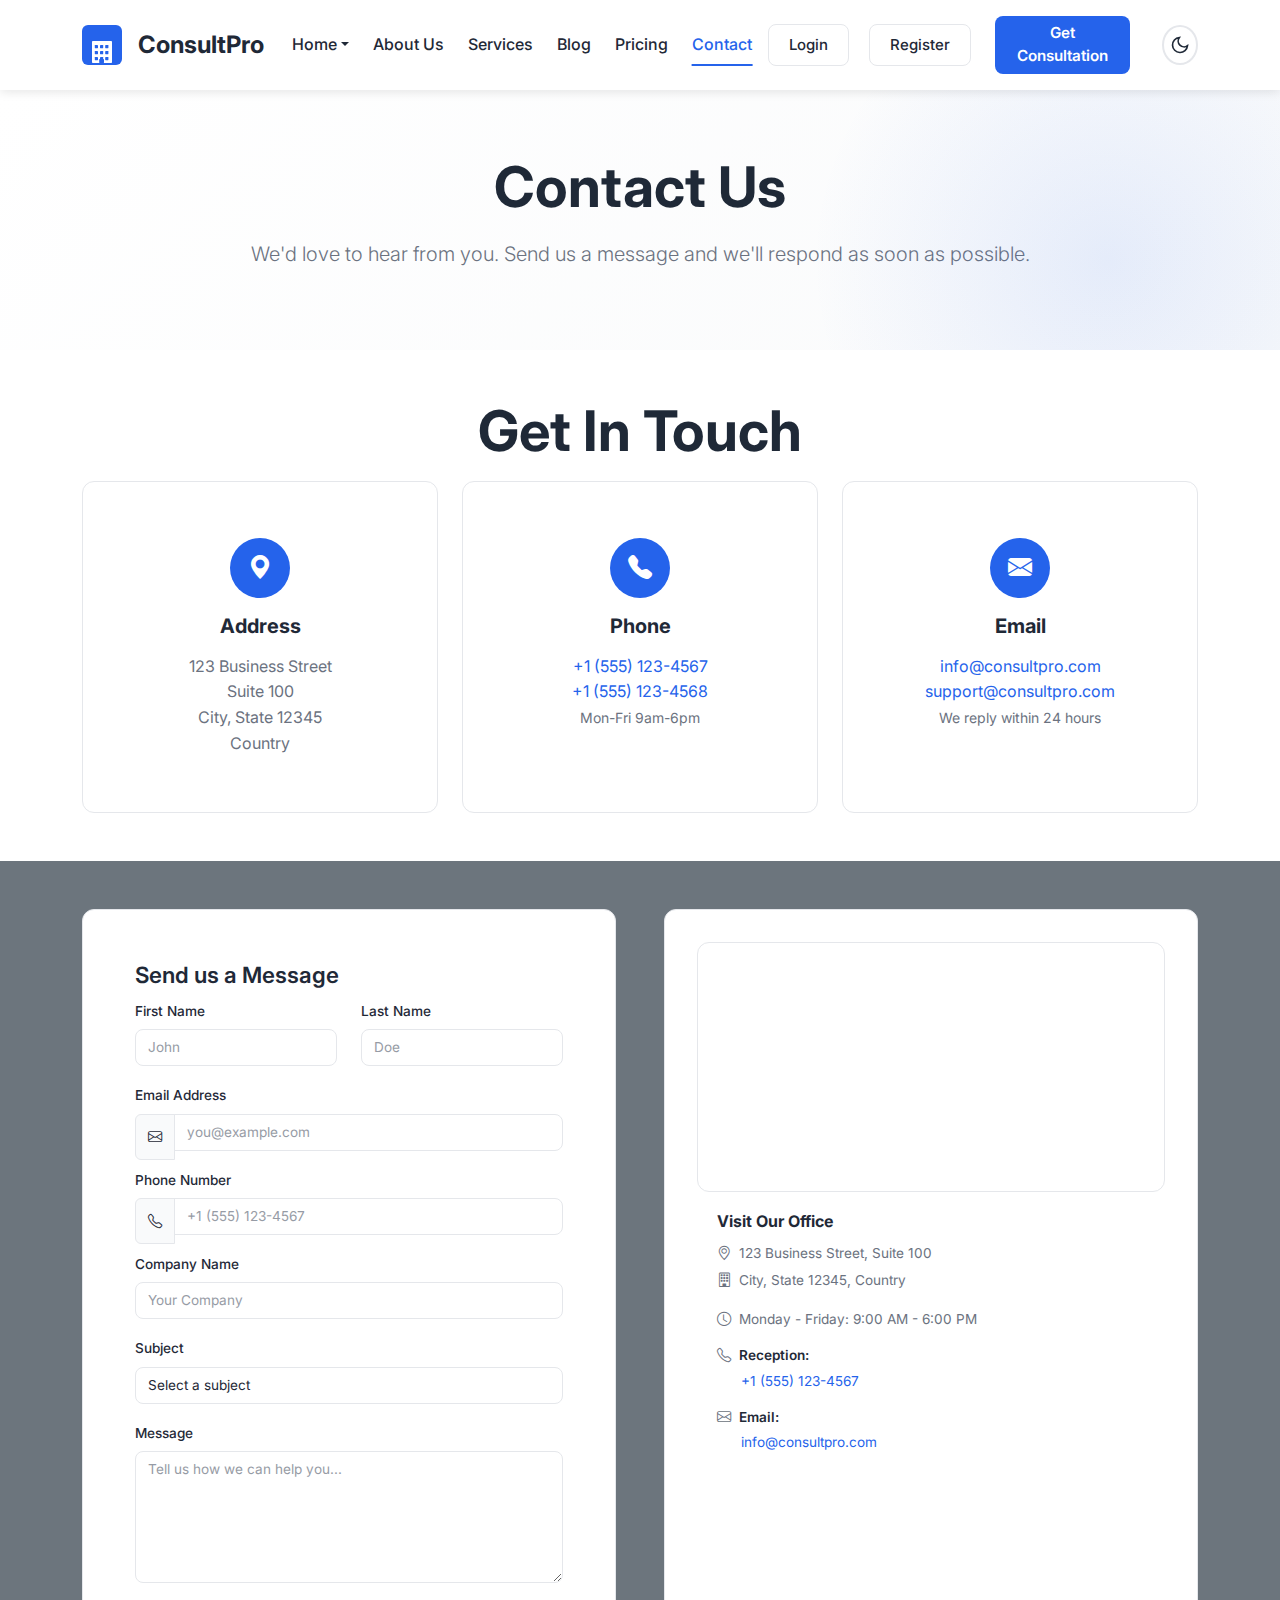
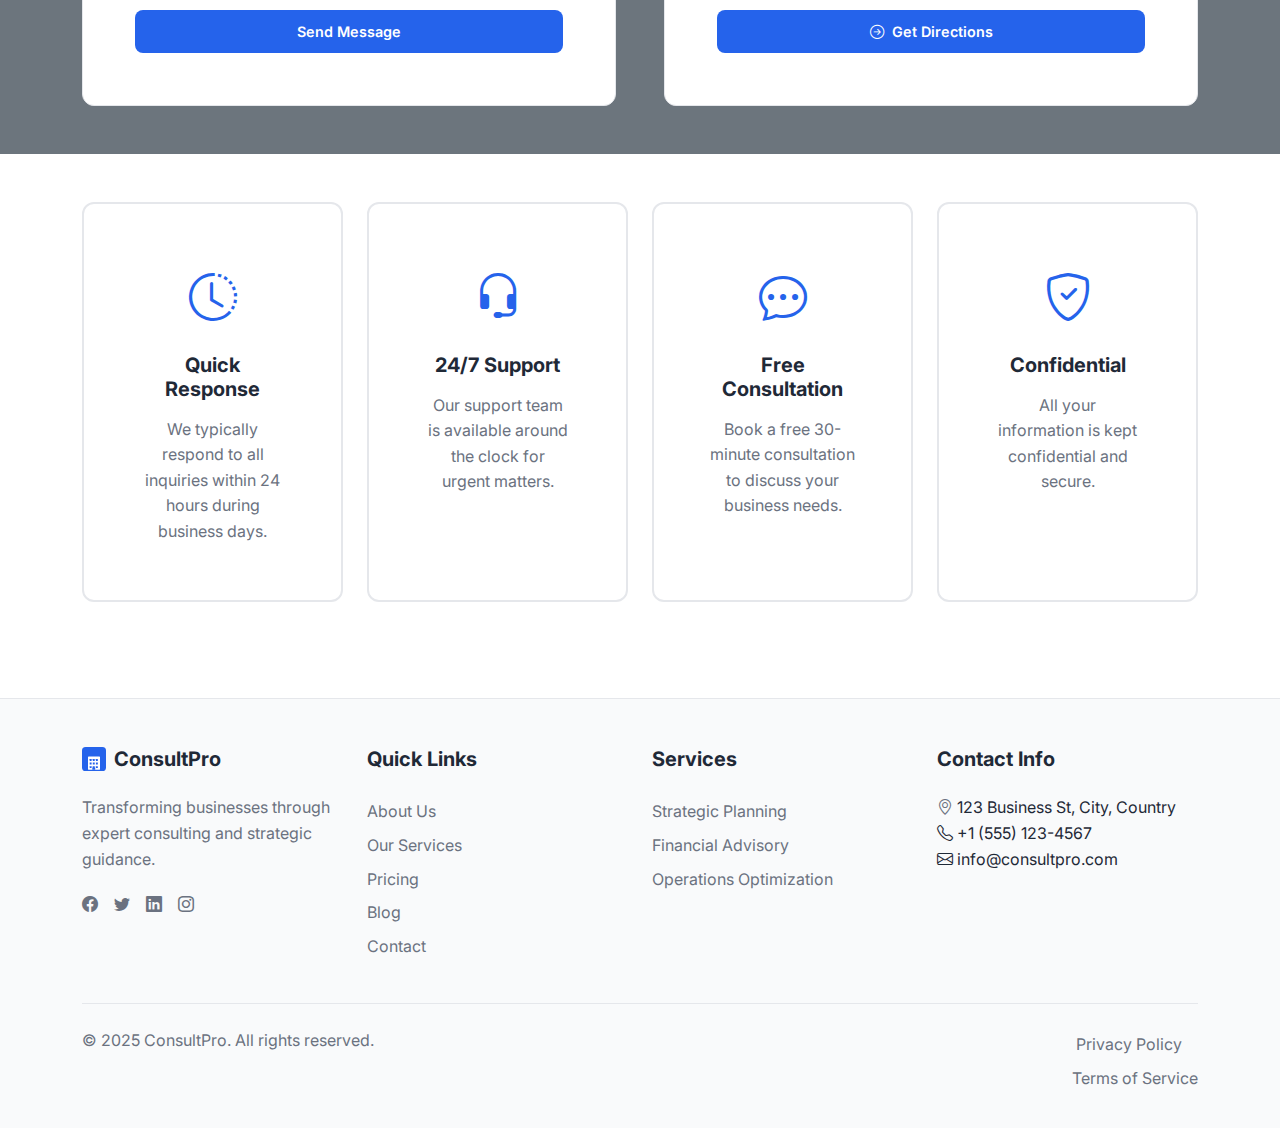
<file: pages/contact.html>
<!DOCTYPE html>
<html lang="en" dir="ltr">
<head>
    <meta charset="UTF-8">
    <meta name="viewport" content="width=device-width, initial-scale=1.0">
    <meta http-equiv="X-UA-Compatible" content="IE=edge">
    
    <!-- SEO Meta Tags -->
    <title>Contact Us - Business Consulting | ConsultPro</title>
    <meta name="description" content="Get in touch with ConsultPro. Contact us for business consulting services, inquiries, or to schedule a free consultation.">
    <meta name="keywords" content="contact, business consulting, consultation, get in touch">
    <meta name="author" content="ConsultPro">
    <meta name="robots" content="index, follow">
    
    <!-- Open Graph -->
    <meta property="og:type" content="website">
    <meta property="og:url" content="https://example.com/pages/contact.html">
    <meta property="og:title" content="Contact Us - ConsultPro Business Consulting">
    <meta property="og:description" content="Get in touch with ConsultPro for business consulting services.">
    <meta property="og:image" content="https://example.com/assets/images/og-image.jpg">
    
    <!-- Favicon -->
    <link rel="icon" type="image/svg+xml" href="../assets/images/favicon.svg">
    <link rel="icon" type="image/png" href="../assets/images/favicon.png">
    <link rel="apple-touch-icon" href="../assets/images/favicon.png">
    
    <!-- Bootstrap 5 CSS -->
    <link href="https://cdn.jsdelivr.net/npm/bootstrap@5.3.0/dist/css/bootstrap.min.css" rel="stylesheet">
    
    <!-- Bootstrap Icons -->
    <link rel="stylesheet" href="https://cdn.jsdelivr.net/npm/bootstrap-icons@1.10.0/font/bootstrap-icons.css">
    
    <!-- Google Fonts -->
    <link rel="preconnect" href="https://fonts.googleapis.com">
    <link rel="preconnect" href="https://fonts.gstatic.com" crossorigin>
    <link href="https://fonts.googleapis.com/css2?family=Inter:wght@300;400;500;600;700;800&display=swap" rel="stylesheet">
    
    <!-- Custom CSS -->
    <link rel="stylesheet" href="../assets/css/style.css">
    
    <style>
        .contact-info-card {
            height: 100%;
            transition: var(--transition);
        }
        .contact-info-card:hover {
            transform: translateY(-5px);
        }
        .contact-icon {
            width: 60px;
            height: 60px;
            background: var(--primary-color);
            border-radius: 50%;
            display: flex;
            align-items: center;
            justify-content: center;
            color: white;
            font-size: 1.5rem;
            margin-bottom: 1rem;
        }
        .map-container {
            width: 100%;
            height: 250px;
            border-radius: 0.75rem;
            overflow: hidden;
            border: 1px solid var(--border-color);
        }
        .map-container iframe {
            width: 100%;
            height: 100%;
            border: none;
        }
        
        /* Reduce box sizes with proper alignment */
        .card-body.p-5 {
            padding: 1.25rem !important;
        }
        
        .card-body.p-5 h2 {
            font-size: 1.4rem !important;
            margin-bottom: 0.75rem !important;
            font-weight: 600 !important;
        }
        
        .card-body.p-5 h5 {
            font-size: 1rem !important;
            margin-bottom: 0.75rem !important;
            font-weight: 600 !important;
        }
        
        .card-body.p-5 p {
            font-size: 0.85rem !important;
            margin-bottom: 0.5rem !important;
            line-height: 1.4 !important;
        }
        
        .card-body.p-5 .form-label {
            font-size: 0.85rem !important;
            margin-bottom: 0.4rem !important;
            font-weight: 500 !important;
        }
        
        .card-body.p-5 .form-control {
            padding: 0.5rem 0.75rem !important;
            font-size: 0.85rem !important;
            margin-bottom: 0.6rem !important;
            line-height: 1.4 !important;
        }
        
        .card-body.p-5 textarea.form-control {
            min-height: 80px !important;
            padding: 0.5rem 0.75rem !important;
        }
        
        .card-body.p-5 .input-group-text {
            padding: 0.5rem 0.75rem !important;
            font-size: 0.85rem !important;
        }
        
        .card-body.p-5 .btn-lg {
            padding: 0.65rem 1.25rem !important;
            font-size: 0.9rem !important;
            margin-top: 0.5rem !important;
        }
        
        /* Make Get Directions button same size as Send Message button */
        .p-3.d-flex.flex-column.flex-grow-1 .btn-lg,
        .p-3.d-flex.flex-column.flex-grow-1 .btn-primary.btn-lg {
            padding: 0.65rem 1.25rem !important;
            font-size: 0.9rem !important;
            width: 100% !important;
        }
        
        .card-body.p-5 .row .col-md-6 {
            margin-bottom: 0.6rem !important;
        }
        
        .card-body.p-5 .mb-3 {
            margin-bottom: 0.6rem !important;
        }
        
        .card-body.p-5 .mb-4 {
            margin-bottom: 0.75rem !important;
        }
        
        .card-body.p-5 .mb-2 {
            margin-bottom: 0.4rem !important;
        }
        
        .card-body.p-5 .mb-1 {
            margin-bottom: 0.3rem !important;
        }
        
        .card-body.p-5 hr {
            margin: 0.75rem 0 !important;
        }
        
        .card-body.p-5 i {
            font-size: 0.9rem !important;
        }
        
        .card-body.p-5 strong {
            font-weight: 600 !important;
        }
        
        .card-body.p-5 a {
            font-size: 0.85rem !important;
        }
        
        /* Office info section - reduce padding */
        .p-3.d-flex.flex-column.flex-grow-1 {
            padding: 1.25rem !important;
        }
        
        .p-3.d-flex.flex-column.flex-grow-1 h5 {
            font-size: 1rem !important;
            margin-bottom: 0.75rem !important;
        }
        
        .p-3.d-flex.flex-column.flex-grow-1 p {
            font-size: 0.85rem !important;
            margin-bottom: 0.4rem !important;
            line-height: 1.4 !important;
        }
        
        .p-3.d-flex.flex-column.flex-grow-1 .mb-3 {
            margin-bottom: 0.6rem !important;
        }
        
        .p-3.d-flex.flex-column.flex-grow-1 i {
            font-size: 0.9rem !important;
        }
        
        .p-3.d-flex.flex-column.flex-grow-1 a {
            font-size: 0.85rem !important;
        }
        
        /* Tablet and mobile view - maintain desktop order */
        @media (max-width: 991px) {
            /* Ensure Contact Form and Map section stacks vertically */
            .section.bg-secondary .row.g-5,
            .section.bg-secondary .row {
                display: flex !important;
                flex-direction: column !important;
            }
            
            /* Make form and map full width on tablet */
            .section.bg-secondary .col-lg-6 {
                width: 100% !important;
                max-width: 100% !important;
            }
            
            /* Add spacing between form and map */
            .section.bg-secondary .col-lg-6:last-child {
                margin-top: 2rem !important;
            }
        }
        
        /* Mobile view - maintain desktop order */
        @media (max-width: 767px) {
            /* Ensure Contact Form and Map section stacks vertically */
            .section.bg-secondary .row.g-5,
            .section.bg-secondary .row {
                display: flex !important;
                flex-direction: column !important;
            }
            
            /* Make form and map full width on mobile */
            .section.bg-secondary .col-lg-6 {
                width: 100% !important;
                max-width: 100% !important;
            }
            
            /* Add spacing between form and map */
            .section.bg-secondary .col-lg-6:last-child {
                margin-top: 2rem !important;
            }
            
            /* Prevent text from being cut, allow proper wrapping */
            .card-body h2 {
                white-space: normal !important;
                word-wrap: break-word !important;
                overflow-wrap: break-word !important;
                word-break: normal !important;
                hyphens: auto !important;
                line-height: 1.3 !important;
            }
            
            /* Ensure card body has proper padding */
            .card-body {
                padding: 1.5rem !important;
            }
            
            /* Reduce size of phone number and email, keep on second line */
            .p-3.d-flex.flex-column.flex-grow-1 .mb-3 p.mb-2.ms-4 {
                font-size: 0.75rem !important;
                line-height: 1.4 !important;
                margin-top: 0.25rem !important;
            }
            
            .p-3.d-flex.flex-column.flex-grow-1 .mb-3 p.mb-2.ms-4 a {
                font-size: 0.75rem !important;
            }
            
            /* Specifically target email to reduce size and keep on second line */
            .p-3.d-flex.flex-column.flex-grow-1 .mb-3 p.mb-2.ms-4 a[href^="mailto:"] {
                font-size: 0.65rem !important;
                display: inline-block !important;
                word-break: break-all !important;
            }
            
            /* Target the email paragraph container - second mb-3 div */
            .p-3.d-flex.flex-column.flex-grow-1 .mb-3:nth-of-type(2) p.mb-2.ms-4,
            .p-3.d-flex.flex-column.flex-grow-1 .mb-3:last-child p.mb-2.ms-4 {
                font-size: 0.65rem !important;
                margin-top: 0.25rem !important;
            }
            
            .p-3.d-flex.flex-column.flex-grow-1 .mb-3:nth-of-type(2) p.mb-2.ms-4 a,
            .p-3.d-flex.flex-column.flex-grow-1 .mb-3:last-child p.mb-2.ms-4 a {
                font-size: 0.65rem !important;
            }
        }
    </style>
</head>
<body>
    
    <!-- Navbar -->
    <nav class="navbar navbar-expand-lg navbar-light bg-light">
        <div class="container">
            <a class="navbar-brand fw-bold" href="home-1.html">
                <img src="../assets/images/favicon.svg" alt="ConsultPro" height="40" width="40" class="me-2">
                ConsultPro
            </a>
            
            <button class="navbar-toggler" type="button" data-bs-toggle="collapse" data-bs-target="#navbarNav" 
                    aria-controls="navbarNav" aria-expanded="false" aria-label="Toggle navigation">
                <span class="navbar-toggler-icon"></span>
            </button>
            
            <div class="collapse navbar-collapse" id="navbarNav">
                <ul class="navbar-nav me-auto">
                    <li class="nav-item dropdown">
                        <a class="nav-link dropdown-toggle" href="#" data-bs-toggle="dropdown">Home</a>
                        <ul class="dropdown-menu">
                            <li><a class="dropdown-item" href="home-1.html">Home – General Services</a></li>
                            <li><a class="dropdown-item" href="home-2.html">Home – Niche / SaaS</a></li>
                        </ul>
                    </li>
                    <li class="nav-item"><a class="nav-link" href="about.html">About Us</a></li>
                    <li class="nav-item"><a class="nav-link" href="services.html">Services</a></li>
                    <li class="nav-item"><a class="nav-link" href="blog.html">Blog</a></li>
                    <li class="nav-item"><a class="nav-link" href="pricing.html">Pricing</a></li>
                    <li class="nav-item"><a class="nav-link active" href="contact.html">Contact</a></li>
                </ul>
                
                <div class="d-flex align-items-center">
                    <a href="login.html" class="navbar-btn btn-login me-2">Login</a>
                    <a href="register.html" class="navbar-btn btn-login me-3">Register</a>
                    <a href="contact.html" class="btn btn-primary me-3">Get Consultation</a>
                    <button class="theme-toggle" aria-label="Toggle dark mode"></button>
                </div>
            </div>
        </div>
    </nav>
    
    <!-- Page Header -->
    <section class="hero bg-secondary" style="padding: 4rem 0;">
        <div class="container text-center">
            <h1 class="display-4 fw-bold mb-3">Contact Us</h1>
            <p class="lead">We'd love to hear from you. Send us a message and we'll respond as soon as possible.</p>
        </div>
    </section>
    
    <!-- Contact Information Cards -->
    <section class="section">
        <center>
        <h2 class="display-4 fw-bold mb-3">Get In Touch</h2></center>
        <div class="container">
            
            <div class="row g-4">
                <div class="col-md-4">
                    <div class="card contact-info-card text-center">
                        <div class="card-body p-4">
                           

                            <div class="contact-icon mx-auto">
                                <i class="bi bi-geo-alt-fill"></i>
                            </div>
                            <h5 class="card-title">Address</h5>
                            <p class="card-text">123 Business Street<br>Suite 100<br>City, State 12345<br>Country</p>
                        </div>
                    </div>
                </div>
                
                <div class="col-md-4">
                    <div class="card contact-info-card text-center">
                        <div class="card-body p-4">
                            <div class="contact-icon mx-auto">
                                <i class="bi bi-telephone-fill"></i>
                            </div>
                            <h5 class="card-title">Phone</h5>
                            <p class="card-text">
                                <a href="tel:+15551234567" class="text-decoration-none">+1 (555) 123-4567</a><br>
                                <a href="tel:+15551234568" class="text-decoration-none">+1 (555) 123-4568</a><br>
                                <small class="text-muted">Mon-Fri 9am-6pm</small>
                            </p>
                        </div>
                    </div>
                </div>
                
                <div class="col-md-4">
                    <div class="card contact-info-card text-center">
                        <div class="card-body p-4">
                            <div class="contact-icon mx-auto">
                                <i class="bi bi-envelope-fill"></i>
                            </div>
                            <h5 class="card-title">Email</h5>
                            <p class="card-text">
                                <a href="mailto:info@consultpro.com" class="text-decoration-none">info@consultpro.com</a><br>
                                <a href="mailto:support@consultpro.com" class="text-decoration-none">support@consultpro.com</a><br>
                                <small class="text-muted">We reply within 24 hours</small>
                            </p>
                        </div>
                    </div>
                </div>
            </div>
        </div>
    </section>
    
    <!-- Contact Form and Map -->
    <section class="section bg-secondary">
        <div class="container">
            <div class="row g-5">
                <!-- Contact Form -->
                <div class="col-lg-6">
                    <div class="card h-100">
                        <div class="card-body p-5 d-flex flex-column">
                            <h2 class="mb-4">Send us a Message</h2>
                            
                            <form class="needs-validation d-flex flex-column flex-grow-1" novalidate>
                                <div class="row">
                                    <div class="col-md-6 mb-3">
                                        <label for="contactFirstName" class="form-label">First Name</label>
                                        <input type="text" class="form-control" id="contactFirstName" placeholder="John" required>
                                        <div class="invalid-feedback">Please provide your first name.</div>
                                    </div>
                                    <div class="col-md-6 mb-3">
                                        <label for="contactLastName" class="form-label">Last Name</label>
                                        <input type="text" class="form-control" id="contactLastName" placeholder="Doe" required>
                                        <div class="invalid-feedback">Please provide your last name.</div>
                                    </div>
                                </div>
                                
                                <div class="mb-3">
                                    <label for="contactEmail" class="form-label">Email Address</label>
                                    <div class="input-group">
                                        <span class="input-group-text"><i class="bi bi-envelope"></i></span>
                                        <input type="email" class="form-control" id="contactEmail" placeholder="you@example.com" required>
                                    </div>
                                    <div class="invalid-feedback">Please provide a valid email address.</div>
                                </div>
                                
                                <div class="mb-3">
                                    <label for="contactPhone" class="form-label">Phone Number</label>
                                    <div class="input-group">
                                        <span class="input-group-text"><i class="bi bi-telephone"></i></span>
                                        <input type="tel" class="form-control" id="contactPhone" placeholder="+1 (555) 123-4567">
                                    </div>
                                </div>
                                
                                <div class="mb-3">
                                    <label for="contactCompany" class="form-label">Company Name</label>
                                    <input type="text" class="form-control" id="contactCompany" placeholder="Your Company">
                                </div>
                                
                                <div class="mb-3">
                                    <label for="contactSubject" class="form-label">Subject</label>
                                    <select class="form-control" id="contactSubject" required>
                                        <option value="">Select a subject</option>
                                        <option value="general">General Inquiry</option>
                                        <option value="consultation">Request Consultation</option>
                                        <option value="pricing">Pricing Information</option>
                                        <option value="support">Customer Support</option>
                                        <option value="other">Other</option>
                                    </select>
                                    <div class="invalid-feedback">Please select a subject.</div>
                                </div>
                                
                                <div class="mb-3">
                                    <label for="contactMessage" class="form-label">Message</label>
                                    <textarea class="form-control" id="contactMessage" rows="6" placeholder="Tell us how we can help you..." required></textarea>
                                    <div class="invalid-feedback">Please provide your message.</div>
                                </div>
                                
                                <button type="submit" class="btn btn-primary btn-lg w-100 mt-auto">Send Message</button>
                            </form>
                        </div>
                    </div>
                </div>
                
                <!-- Google Map -->
                <div class="col-lg-6">
                    <div class="card h-100">
                        <div class="card-body p-0 d-flex flex-column">
                            <div class="map-container">
                                <iframe 
                                    src="https://www.google.com/maps/embed?pb=!1m18!1m12!1m3!1d3022.9663095343008!2d-74.00425878459418!3d40.74076684379132!2m3!1f0!2f0!3f0!3m2!1i1024!2i768!4f13.1!3m3!1m2!1s0x89c259a9b3117469%3A0xd134e199a405a163!2sEmpire%20State%20Building!5e0!3m2!1sen!2sus!4v1234567890123!5m2!1sen!2sus" 
                                    allowfullscreen="" 
                                    loading="lazy" 
                                    referrerpolicy="no-referrer-when-downgrade"
                                    title="ConsultPro Office Location">
                                </iframe>
                            </div>
                            <div class="p-3 d-flex flex-column flex-grow-1">
                                <h5 class="mb-4">Visit Our Office</h5>
                                
                                <div class="mb-3">
                                    <p class="mb-1"><i class="bi bi-geo-alt me-2"></i>123 Business Street, Suite 100</p>
                                    <p class="mb-3"><i class="bi bi-building me-2"></i>City, State 12345, Country</p>
                                </div>
                                
                                <div class="mb-3">
                                    <p class="mb-2"><i class="bi bi-clock me-2"></i>Monday - Friday: 9:00 AM - 6:00 PM</p>
                                </div>
                                
                                <div class="mb-3">
                                    <p class="mb-1"><strong><i class="bi bi-telephone me-2"></i>Reception:</strong></p>
                                    <p class="mb-2 ms-4"><a href="tel:+15551234567" class="text-decoration-none">+1 (555) 123-4567</a></p>
                                </div>
                                
                                <div class="mb-3">
                                    <p class="mb-1"><strong><i class="bi bi-envelope me-2"></i>Email:</strong></p>
                                    <p class="mb-2 ms-4"><a href="mailto:info@consultpro.com" class="text-decoration-none">info@consultpro.com</a></p>
                                </div>
                                
                                <div style="margin-top: auto; padding-top: 1rem;">
                                    <a href="https://maps.google.com/?q=123+Business+Street" target="_blank" class="btn btn-primary btn-lg w-100">
                                        <i class="bi bi-arrow-right-circle me-2"></i>Get Directions
                                    </a>
                                </div>
                            </div>
                        </div>
                    </div>
                </div>
            </div>
        </div>
    </section>
    
    <!-- Additional Information -->
    <section class="section">
        <div class="container">
            <div class="row g-4">
                <div class="col-md-6 col-lg-3">
                    <div class="card text-center h-100 contact-feature-card">
                        <div class="card-body p-4">
                            <div class="mb-3" style="font-size: 3rem; color: var(--primary-color);">
                                <i class="bi bi-clock-history"></i>
                            </div>
                            <h5 class="card-title">Quick Response</h5>
                            <p class="card-text text-muted">We typically respond to all inquiries within 24 hours during business days.</p>
                        </div>
                    </div>
                </div>
                
                <div class="col-md-6 col-lg-3">
                    <div class="card text-center h-100 contact-feature-card">
                        <div class="card-body p-4">
                            <div class="mb-3" style="font-size: 3rem; color: var(--primary-color);">
                                <i class="bi bi-headset"></i>
                            </div>
                            <h5 class="card-title">24/7 Support</h5>
                            <p class="card-text text-muted">Our support team is available around the clock for urgent matters.</p>
                        </div>
                    </div>
                </div>
                
                <div class="col-md-6 col-lg-3">
                    <div class="card text-center h-100 contact-feature-card">
                        <div class="card-body p-4">
                            <div class="mb-3" style="font-size: 3rem; color: var(--primary-color);">
                                <i class="bi bi-chat-dots"></i>
                            </div>
                            <h5 class="card-title">Free Consultation</h5>
                            <p class="card-text text-muted">Book a free 30-minute consultation to discuss your business needs.</p>
                        </div>
                    </div>
                </div>
                
                <div class="col-md-6 col-lg-3">
                    <div class="card text-center h-100 contact-feature-card">
                        <div class="card-body p-4">
                            <div class="mb-3" style="font-size: 3rem; color: var(--primary-color);">
                                <i class="bi bi-shield-check"></i>
                            </div>
                            <h5 class="card-title">Confidential</h5>
                            <p class="card-text text-muted">All your information is kept confidential and secure.</p>
                        </div>
                    </div>
                </div>
            </div>
        </div>
    </section>
    
    <!-- Footer -->
    <footer class="footer">
        <div class="container">
            <div class="row g-4">
                <div class="col-md-6 col-lg-3">
                    <h5 class="d-inline-flex align-items-center gap-2 mb-0" style="margin-bottom: var(--spacing-md) !important;">
                        <img src="../assets/images/favicon.svg" alt="ConsultPro" height="24" width="24">
                        ConsultPro
                    </h5>
                    <p>Transforming businesses through expert consulting and strategic guidance.</p>
                    <div class="d-flex gap-3 mt-3">
                        <a href="#" aria-label="Facebook"><i class="bi bi-facebook"></i></a>
                        <a href="#" aria-label="Twitter"><i class="bi bi-twitter"></i></a>
                        <a href="#" aria-label="LinkedIn"><i class="bi bi-linkedin"></i></a>
                        <a href="#" aria-label="Instagram"><i class="bi bi-instagram"></i></a>
                    </div>
                </div>
                <div class="col-md-6 col-lg-3">
                    <h5>Quick Links</h5>
                    <ul class="list-unstyled">
                        <li><a href="about.html">About Us</a></li>
                        <li><a href="services.html">Our Services</a></li>
                        <li><a href="pricing.html">Pricing</a></li>
                        <li><a href="blog.html">Blog</a></li>
                        <li><a href="contact.html">Contact</a></li>
                    </ul>
                </div>
                <div class="col-md-6 col-lg-3">
                    <h5>Services</h5>
                    <ul class="list-unstyled">
                        <li><a href="service-details.html">Strategic Planning</a></li>
                        <li><a href="service-details.html">Financial Advisory</a></li>
                        <li><a href="service-details.html">Operations Optimization</a></li>
                    </ul>
                </div>
                <div class="col-md-6 col-lg-3">
                    <h5>Contact Info</h5>
                    <ul class="list-unstyled">
                        <li><i class="bi bi-geo-alt"></i> 123 Business St, City, Country</li>
                        <li><i class="bi bi-telephone"></i> +1 (555) 123-4567</li>
                        <li><i class="bi bi-envelope"></i> info@consultpro.com</li>
                    </ul>
                </div>
            </div>
            <hr class="my-4" style="border-color: var(--border-color);">
            <div class="row">
                <div class="col-md-6"><p class="mb-0">&copy; 2025 ConsultPro. All rights reserved.</p></div>
                <div class="col-md-6 text-md-end">
                    <a href="#" class="text-muted me-3">Privacy Policy</a>
                    <a href="#" class="text-muted">Terms of Service</a>
                </div>
            </div>
        </div>
    </footer>
    
    <!-- Bootstrap 5 JS Bundle -->
    <script src="https://cdn.jsdelivr.net/npm/bootstrap@5.3.0/dist/js/bootstrap.bundle.min.js"></script>
    
    <!-- Custom JS -->
    <script src="../assets/js/theme.js"></script>
    <script src="../assets/js/main.js"></script>
</body>
</html>
</file>
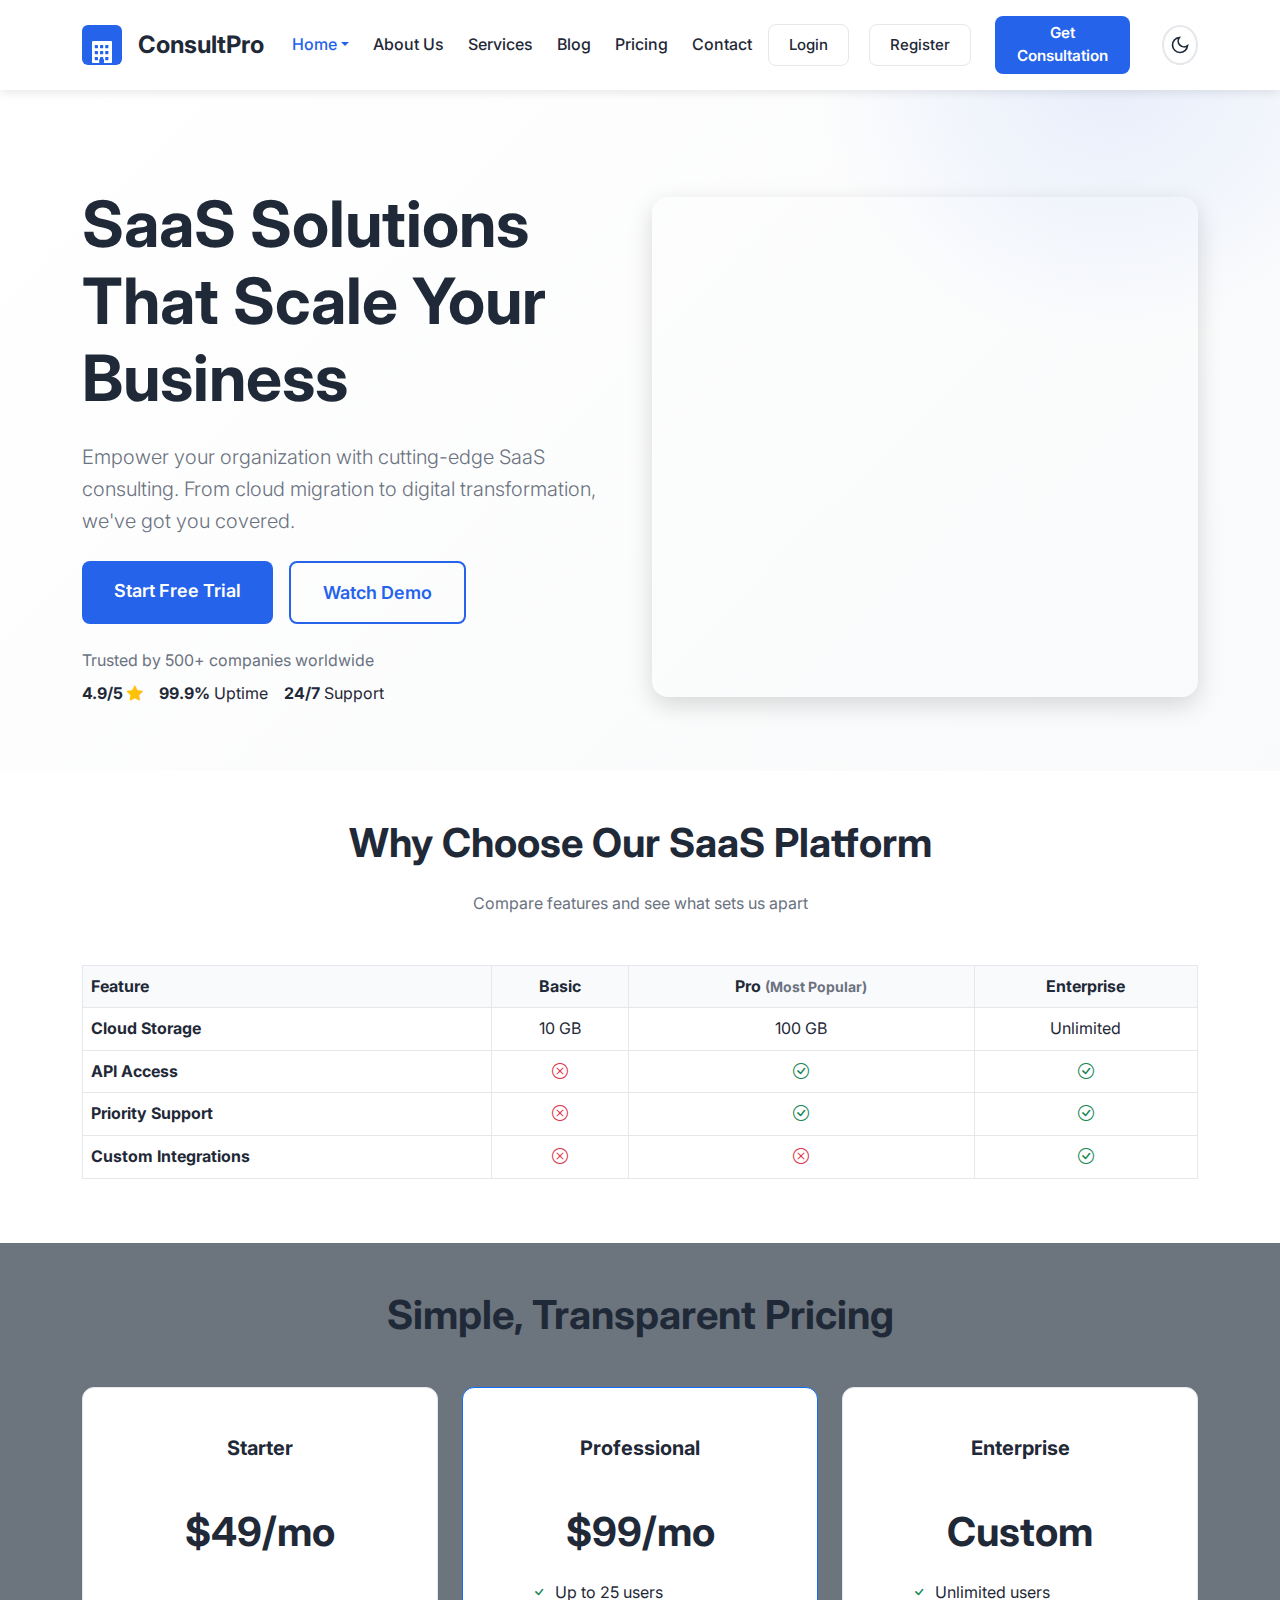
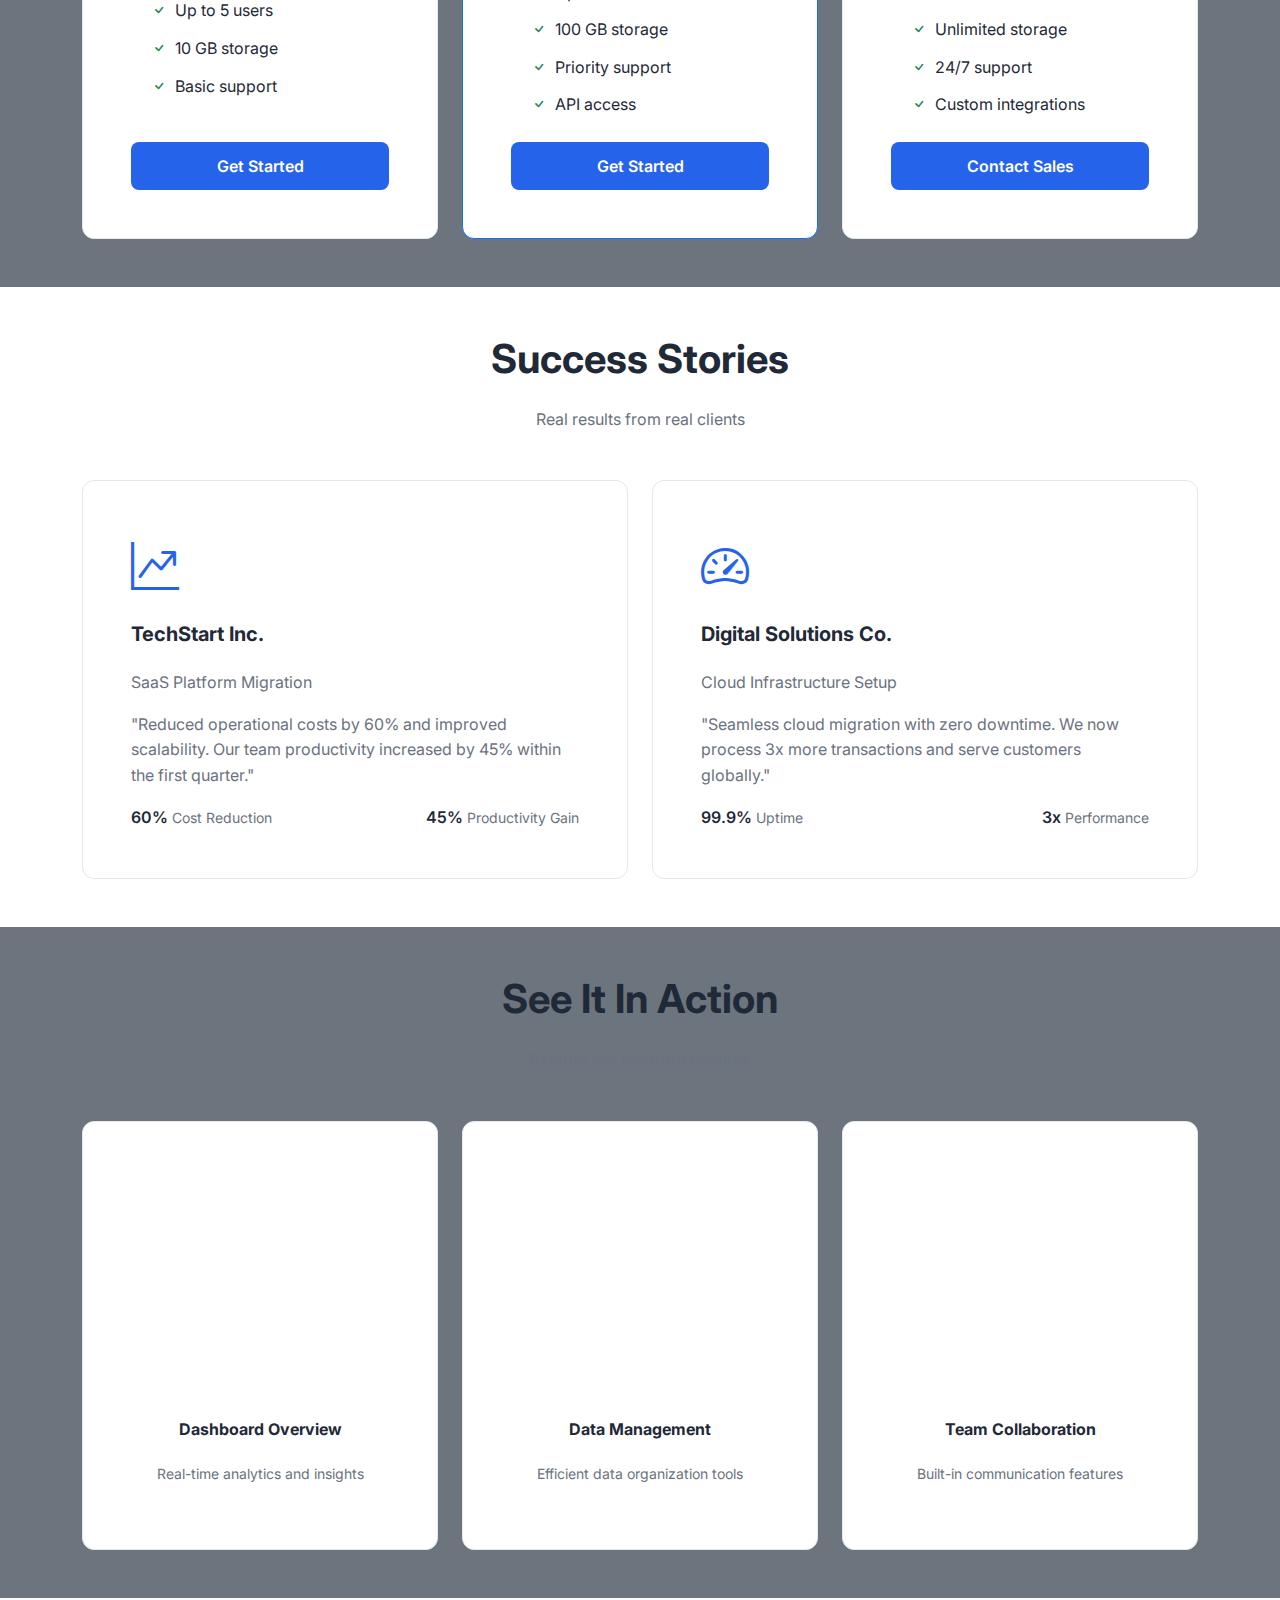
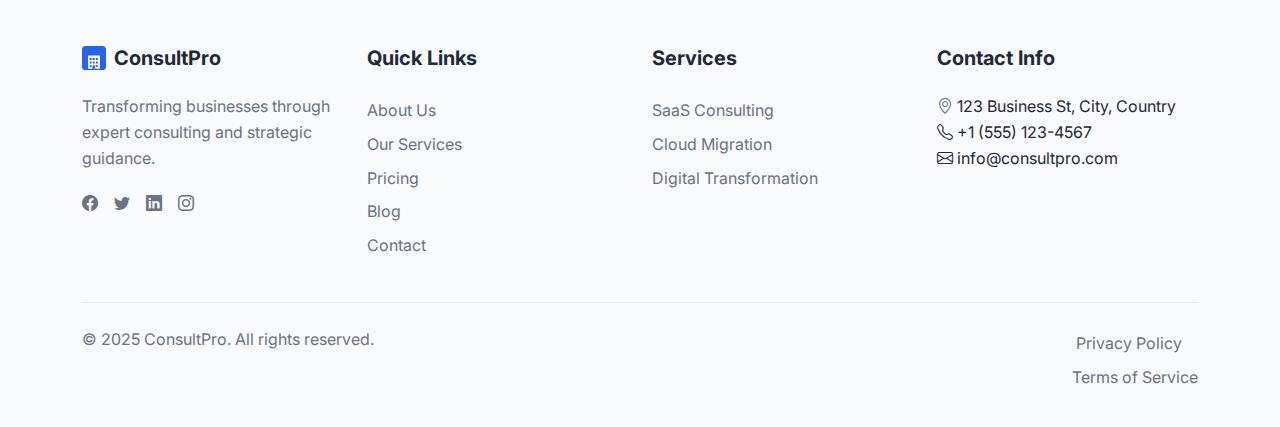
<file: pages/home-2.html>
<!DOCTYPE html>
<html lang="en" dir="ltr">
<head>
    <meta charset="UTF-8">
    <meta name="viewport" content="width=device-width, initial-scale=1.0">
    <meta http-equiv="X-UA-Compatible" content="IE=edge">
    
    <!-- SEO Meta Tags -->
    <title>SaaS Consulting Solutions - Digital Transformation | ConsultPro</title>
    <meta name="description" content="Transform your business with our SaaS consulting services. Expert guidance for digital transformation and software solutions.">
    <meta name="keywords" content="SaaS consulting, digital transformation, software consulting, cloud solutions">
    <meta name="author" content="ConsultPro">
    <meta name="robots" content="index, follow">
    
    <!-- Open Graph -->
    <meta property="og:type" content="website">
    <meta property="og:url" content="https://example.com/pages/home-2.html">
    <meta property="og:title" content="SaaS Consulting Solutions - Digital Transformation">
    <meta property="og:description" content="Transform your business with our SaaS consulting services.">
    <meta property="og:image" content="https://example.com/assets/images/og-image.jpg">
    
    <!-- Favicon -->
    <link rel="icon" type="image/svg+xml" href="../assets/images/favicon.svg">
    <link rel="icon" type="image/png" href="../assets/images/favicon.png">
    <link rel="apple-touch-icon" href="../assets/images/favicon.png">
    
    <!-- Bootstrap 5 CSS -->
    <link href="https://cdn.jsdelivr.net/npm/bootstrap@5.3.0/dist/css/bootstrap.min.css" rel="stylesheet">
    <link rel="stylesheet" href="https://cdn.jsdelivr.net/npm/bootstrap-icons@1.10.0/font/bootstrap-icons.css">
    <link href="https://fonts.googleapis.com/css2?family=Inter:wght@300;400;500;600;700;800&display=swap" rel="stylesheet">
    <link rel="stylesheet" href="../assets/css/style.css">
    <style>
        /* Pricing section - Keep text on single line and align properly */
        .section-title h2 {
            white-space: nowrap;
            text-align: center;
        }
        
        .pricing-card h5 {
            white-space: nowrap;
            text-align: center;
        }
        
        .pricing-card h2 {
            white-space: nowrap;
            text-align: center;
        }
        
        .pricing-card .card-body {
            text-align: center;
        }
        
        .pricing-card .btn {
            width: 100%;
            text-align: center;
        }
        
        /* Tablet view - Keep button text on single line and reduce button sizes */
        @media (min-width: 768px) and (max-width: 991px) {
            /* Hero section buttons */
            .hero .btn,
            .hero .btn-lg,
            .hero .btn-primary,
            .hero .btn-outline {
                white-space: nowrap !important;
                padding: 0.5rem 1rem !important;
                font-size: 0.85rem !important;
                min-width: auto !important;
            }
            
            /* Pricing card buttons */
            .pricing-card .btn,
            .pricing-card .btn-primary {
                white-space: nowrap !important;
                padding: 0.5rem 1rem !important;
                font-size: 0.85rem !important;
            }
            
            /* All buttons in sections */
            .section .btn,
            .section .btn-primary,
            .section .btn-outline {
                white-space: nowrap !important;
                padding: 0.5rem 1rem !important;
                font-size: 0.85rem !important;
            }
            
            /* Center social icons in footer on tablet view */
            .footer .d-flex.gap-3 {
                justify-content: center !important;
            }
            
            .footer .col-md-6.col-lg-3:first-child {
                text-align: center !important;
            }
        }
        
        /* Mobile view fixes - ensure proper centering and alignment */
        @media (max-width: 768px) {
            /* Ensure containers are centered and full width */
            .container {
                width: 100% !important;
                max-width: 100% !important;
                padding-left: 1rem !important;
                padding-right: 1rem !important;
                margin-left: auto !important;
                margin-right: auto !important;
            }
            
            /* Center all sections */
            .section,
            .hero {
                width: 100% !important;
                text-align: center;
            }
            
            /* Center hero content */
            .hero .row {
                text-align: center;
            }
            
            .hero h1,
            .hero .lead,
            .hero p {
                text-align: center !important;
            }
            
            /* Center hero buttons */
            .hero .d-flex {
                justify-content: center !important;
            }
            
            /* Center hero stats */
            .hero .d-flex.gap-3 {
                justify-content: center !important;
                flex-wrap: wrap;
            }
            
            /* Center all card content */
            .card,
            .card-body {
                text-align: center !important;
            }
            
            /* Center case study cards */
            .card-body h5,
            .card-body p {
                text-align: center !important;
            }
            
            /* Center pricing cards */
            .pricing-card {
                text-align: center !important;
            }
            
            .pricing-card .list-unstyled {
                text-align: center !important;
                align-items: center !important;
                margin: 0 auto !important;
            }
            
            .pricing-card .list-unstyled li {
                justify-content: center !important;
                text-align: center !important;
            }
            
            /* Center table on mobile */
            .table-responsive {
                width: 100%;
                overflow-x: auto;
            }
            
            /* Center section titles */
            .section-title {
                text-align: center !important;
            }
            
            .section-title h2 {
                text-align: center !important;
            }
            
            .section-subtitle {
                text-align: center !important;
            }
            
            /* Ensure rows are centered */
            .row {
                margin-left: 0 !important;
                margin-right: 0 !important;
            }
            
            /* Center columns */
            [class*="col-"] {
                text-align: center !important;
            }
        }
        
        /* Responsive adjustments */
        @media (max-width: 576px) {
            .section-title h2 {
                font-size: 1.75rem;
                white-space: normal !important;
            }
            
            .pricing-card h5 {
                font-size: 1.1rem;
                white-space: normal !important;
            }
            
            .pricing-card h2 {
                font-size: 1.75rem;
                white-space: normal !important;
            }
        }
    </style>
</head>
<body>
    
    <!-- Navbar (Same as home-1) -->
    <nav class="navbar navbar-expand-lg navbar-light bg-light">
        <div class="container">
            <a class="navbar-brand fw-bold" href="home-1.html">
                <img src="../assets/images/favicon.svg" alt="ConsultPro" height="40" width="40" class="me-2">
                ConsultPro
            </a>
            <button class="navbar-toggler" type="button" data-bs-toggle="collapse" data-bs-target="#navbarNav">
                <span class="navbar-toggler-icon"></span>
            </button>
            <div class="collapse navbar-collapse" id="navbarNav">
                <ul class="navbar-nav me-auto">
                    <li class="nav-item dropdown">
                        <a class="nav-link dropdown-toggle" href="#" data-bs-toggle="dropdown">Home</a>
                        <ul class="dropdown-menu">
                            <li><a class="dropdown-item" href="home-1.html">Home – General Services</a></li>
                            <li><a class="dropdown-item" href="home-2.html">Home – Niche / SaaS</a></li>
                        </ul>
                    </li>
                    <li class="nav-item"><a class="nav-link" href="about.html">About Us</a></li>
                    <li class="nav-item"><a class="nav-link" href="services.html">Services</a></li>
                    <li class="nav-item"><a class="nav-link" href="blog.html">Blog</a></li>
                    <li class="nav-item"><a class="nav-link" href="pricing.html">Pricing</a></li>
                    <li class="nav-item"><a class="nav-link" href="contact.html">Contact</a></li>
                </ul>
                <div class="d-flex align-items-center">
                    <a href="login.html" class="navbar-btn btn-login me-2">Login</a>
                    <a href="register.html" class="navbar-btn btn-login me-3">Register</a>
                    <a href="contact.html" class="btn btn-primary me-3">Get Consultation</a>
                    <button class="theme-toggle" aria-label="Toggle dark mode"></button>
                </div>
            </div>
        </div>
    </nav>
    
    <!-- SaaS Style Hero -->
    <section class="hero">
        <div class="container">
            <div class="row align-items-center">
                <div class="col-lg-6">
                    <h1 class="display-3 fw-bold mb-4">SaaS Solutions That Scale Your Business</h1>
                    <p class="lead mb-4">Empower your organization with cutting-edge SaaS consulting. From cloud migration to digital transformation, we've got you covered.</p>
                    <div class="d-flex gap-3 flex-wrap">
                        <a href="contact.html" class="btn btn-primary btn-lg">Start Free Trial</a>
                        <a href="#demo" class="btn btn-outline btn-lg">Watch Demo</a>
                    </div>
                    <div class="mt-4">
                        <p class="text-muted mb-2">Trusted by 500+ companies worldwide</p>
                        <div class="d-flex gap-3">
                            <div><strong>4.9/5</strong> <i class="bi bi-star-fill text-warning"></i></div>
                            <div><strong>99.9%</strong> Uptime</div>
                            <div><strong>24/7</strong> Support</div>
                        </div>
                    </div>
                </div>
                <div class="col-lg-6 mt-5 mt-lg-0">
                    <div style="height: 500px; background-image: url('https://images.unsplash.com/photo-1558494949-ef010cbdcc31?w=1200&h=800&fit=crop'); background-size: cover; background-position: center; border-radius: 1rem; position: relative; overflow: hidden; box-shadow: 0 8px 24px rgba(0, 0, 0, 0.15);"></div>
                </div>
            </div>
        </div>
    </section>
    
    <!-- Feature Comparison -->
    <section class="section">
        <div class="container">
            <div class="section-title">
                <h2>Why Choose Our SaaS Platform</h2>
                <p class="section-subtitle">Compare features and see what sets us apart</p>
            </div>
            
            <div class="table-responsive">
                <table class="table table-bordered">
                    <thead>
                        <tr>
                            <th>Feature</th>
                            <th class="text-center">Basic</th>
                            <th class="text-center bg-primary text-white">Pro <small>(Most Popular)</small></th>
                            <th class="text-center">Enterprise</th>
                        </tr>
                    </thead>
                    <tbody>
                        <tr>
                            <td><strong>Cloud Storage</strong></td>
                            <td class="text-center">10 GB</td>
                            <td class="text-center bg-light">100 GB</td>
                            <td class="text-center">Unlimited</td>
                        </tr>
                        <tr>
                            <td><strong>API Access</strong></td>
                            <td class="text-center"><i class="bi bi-x-circle text-danger"></i></td>
                            <td class="text-center bg-light"><i class="bi bi-check-circle text-success"></i></td>
                            <td class="text-center"><i class="bi bi-check-circle text-success"></i></td>
                        </tr>
                        <tr>
                            <td><strong>Priority Support</strong></td>
                            <td class="text-center"><i class="bi bi-x-circle text-danger"></i></td>
                            <td class="text-center bg-light"><i class="bi bi-check-circle text-success"></i></td>
                            <td class="text-center"><i class="bi bi-check-circle text-success"></i></td>
                        </tr>
                        <tr>
                            <td><strong>Custom Integrations</strong></td>
                            <td class="text-center"><i class="bi bi-x-circle text-danger"></i></td>
                            <td class="text-center bg-light"><i class="bi bi-x-circle text-danger"></i></td>
                            <td class="text-center"><i class="bi bi-check-circle text-success"></i></td>
                        </tr>
                    </tbody>
                </table>
            </div>
        </div>
    </section>
    
    <!-- Pricing Snippet -->
    <section class="section bg-secondary">
        <div class="container">
            <div class="section-title">
                <h2>Simple, Transparent Pricing</h2>
            </div>
            
            <div class="row g-4">
                <div class="col-md-4">
                    <div class="card h-100 pricing-card">
                        <div class="card-body text-center d-flex flex-column">
                            <h5>Starter</h5>
                            <h2 class="my-4">$49<span class="text-muted">/mo</span></h2>
                            <ul class="list-unstyled mb-4 flex-grow-1 d-flex flex-column justify-content-center">
                                <li><i class="bi bi-check text-success"></i> Up to 5 users</li>
                                <li><i class="bi bi-check text-success"></i> 10 GB storage</li>
                                <li><i class="bi bi-check text-success"></i> Basic support</li>
                            </ul>
                            <a href="contact.html" class="btn btn-primary mt-auto">Get Started</a>
                        </div>
                    </div>
                </div>
                <div class="col-md-4">
                    <div class="card border-primary h-100 pricing-card">
                        <div class="card-body text-center d-flex flex-column">
                            <h5>Professional</h5>
                            <h2 class="my-4">$99<span class="text-muted">/mo</span></h2>
                            <ul class="list-unstyled mb-4 flex-grow-1 d-flex flex-column justify-content-center">
                                <li><i class="bi bi-check text-success"></i> Up to 25 users</li>
                                <li><i class="bi bi-check text-success"></i> 100 GB storage</li>
                                <li><i class="bi bi-check text-success"></i> Priority support</li>
                                <li><i class="bi bi-check text-success"></i> API access</li>
                            </ul>
                            <a href="contact.html" class="btn btn-primary mt-auto">Get Started</a>
                        </div>
                    </div>
                </div>
                <div class="col-md-4">
                    <div class="card h-100 pricing-card">
                        <div class="card-body text-center d-flex flex-column">
                            <h5>Enterprise</h5>
                            <h2 class="my-4">Custom</h2>
                            <ul class="list-unstyled mb-4 flex-grow-1 d-flex flex-column justify-content-center">
                                <li><i class="bi bi-check text-success"></i> Unlimited users</li>
                                <li><i class="bi bi-check text-success"></i> Unlimited storage</li>
                                <li><i class="bi bi-check text-success"></i> 24/7 support</li>
                                <li><i class="bi bi-check text-success"></i> Custom integrations</li>
                            </ul>
                            <a href="contact.html" class="btn btn-primary mt-auto">Contact Sales</a>
                        </div>
                    </div>
                </div>
            </div>
        </div>
    </section>
    
    <!-- Case Studies -->
    <section class="section">
        <div class="container">
            <div class="section-title">
                <h2>Success Stories</h2>
                <p class="section-subtitle">Real results from real clients</p>
            </div>
            
            <div class="row g-4">
                <div class="col-md-6">
                    <div class="card">
                        <div class="card-body">
                            <div class="mb-3" style="font-size: 3rem; color: var(--primary-color);">
                                <i class="bi bi-graph-up-arrow"></i>
                            </div>
                            <h5>TechStart Inc.</h5>
                            <p class="text-muted">SaaS Platform Migration</p>
                            <p>"Reduced operational costs by 60% and improved scalability. Our team productivity increased by 45% within the first quarter."</p>
                            <div class="d-flex justify-content-between mt-3">
                                <div><strong>60%</strong> <small class="text-muted">Cost Reduction</small></div>
                                <div><strong>45%</strong> <small class="text-muted">Productivity Gain</small></div>
                            </div>
                        </div>
                    </div>
                </div>
                <div class="col-md-6">
                    <div class="card">
                        <div class="card-body">
                            <div class="mb-3" style="font-size: 3rem; color: var(--primary-color);">
                                <i class="bi bi-speedometer2"></i>
                            </div>
                            <h5>Digital Solutions Co.</h5>
                            <p class="text-muted">Cloud Infrastructure Setup</p>
                            <p>"Seamless cloud migration with zero downtime. We now process 3x more transactions and serve customers globally."</p>
                            <div class="d-flex justify-content-between mt-3">
                                <div><strong>99.9%</strong> <small class="text-muted">Uptime</small></div>
                                <div><strong>3x</strong> <small class="text-muted">Performance</small></div>
                            </div>
                        </div>
                    </div>
                </div>
            </div>
        </div>
    </section>
    
    <!-- App Screenshots -->
    <section class="section bg-secondary" id="demo" style="padding-bottom: var(--spacing-xl); margin-bottom: 0;">
        <div class="container">
            <div class="section-title">
                <h2>See It In Action</h2>
                <p class="section-subtitle">Explore our platform features</p>
            </div>
            
            <div class="row g-4">
                <div class="col-md-4">
                    <div class="card">
                        <div style="height: 250px; background-image: url('https://images.unsplash.com/photo-1551288049-bebda4e38f71?w=800&h=600&fit=crop'); background-size: cover; background-position: center; border-radius: 0.5rem 0.5rem 0 0;"></div>
                        <div class="card-body text-center">
                            <h6>Dashboard Overview</h6>
                            <p class="text-muted small">Real-time analytics and insights</p>
                        </div>
                    </div>
                </div>
                <div class="col-md-4">
                    <div class="card">
                        <div style="height: 250px; background-image: url('https://images.unsplash.com/photo-1460925895917-afdab827c52f?w=800&h=600&fit=crop'); background-size: cover; background-position: center; border-radius: 0.5rem 0.5rem 0 0;"></div>
                        <div class="card-body text-center">
                            <h6>Data Management</h6>
                            <p class="text-muted small">Efficient data organization tools</p>
                        </div>
                    </div>
                </div>
                <div class="col-md-4">
                    <div class="card">
                        <div style="height: 250px; background-image: url('https://images.unsplash.com/photo-1522071820081-009f0129c71c?w=800&h=600&fit=crop'); background-size: cover; background-position: center; border-radius: 0.5rem 0.5rem 0 0;"></div>
                        <div class="card-body text-center">
                            <h6>Team Collaboration</h6>
                            <p class="text-muted small">Built-in communication features</p>
                        </div>
                    </div>
                </div>
            </div>
        </div>
    </section>
    
    <!-- Footer (Same structure as home-1) -->
    <footer class="footer" style="margin-top: 0; border-top: none;">
        <div class="container">
            <div class="row g-4">
                <div class="col-md-6 col-lg-3">
                    <h5 class="d-inline-flex align-items-center gap-2 mb-0" style="margin-bottom: var(--spacing-md) !important;">
                        <img src="../assets/images/favicon.svg" alt="ConsultPro" height="24" width="24">
                        ConsultPro
                    </h5>
                    <p>Transforming businesses through expert consulting and strategic guidance.</p>
                    <div class="d-flex gap-3 mt-3">
                        <a href="#" aria-label="Facebook"><i class="bi bi-facebook"></i></a>
                        <a href="#" aria-label="Twitter"><i class="bi bi-twitter"></i></a>
                        <a href="#" aria-label="LinkedIn"><i class="bi bi-linkedin"></i></a>
                        <a href="#" aria-label="Instagram"><i class="bi bi-instagram"></i></a>
                    </div>
                </div>
                <div class="col-md-6 col-lg-3">
                    <h5>Quick Links</h5>
                    <ul class="list-unstyled">
                        <li><a href="about.html">About Us</a></li>
                        <li><a href="services.html">Our Services</a></li>
                        <li><a href="pricing.html">Pricing</a></li>
                        <li><a href="blog.html">Blog</a></li>
                        <li><a href="contact.html">Contact</a></li>
                    </ul>
                </div>
                <div class="col-md-6 col-lg-3">
                    <h5>Services</h5>
                    <ul class="list-unstyled">
                        <li><a href="service-details.html">SaaS Consulting</a></li>
                        <li><a href="service-details.html">Cloud Migration</a></li>
                        <li><a href="service-details.html">Digital Transformation</a></li>
                    </ul>
                </div>
                <div class="col-md-6 col-lg-3">
                    <h5>Contact Info</h5>
                    <ul class="list-unstyled">
                        <li><i class="bi bi-geo-alt"></i> 123 Business St, City, Country</li>
                        <li><i class="bi bi-telephone"></i> +1 (555) 123-4567</li>
                        <li><i class="bi bi-envelope"></i> info@consultpro.com</li>
                    </ul>
                </div>
            </div>
            <hr class="my-4" style="border-color: var(--border-color);">
            <div class="row">
                <div class="col-md-6"><p class="mb-0">&copy; 2025 ConsultPro. All rights reserved.</p></div>
                <div class="col-md-6 text-md-end">
                    <a href="#" class="text-muted me-3">Privacy Policy</a>
                    <a href="#" class="text-muted">Terms of Service</a>
                </div>
            </div>
        </div>
    </footer>
    
    <script src="https://cdn.jsdelivr.net/npm/bootstrap@5.3.0/dist/js/bootstrap.bundle.min.js"></script>
    <script src="../assets/js/theme.js"></script>
    <script src="../assets/js/main.js"></script>
</body>
</html>
</file>
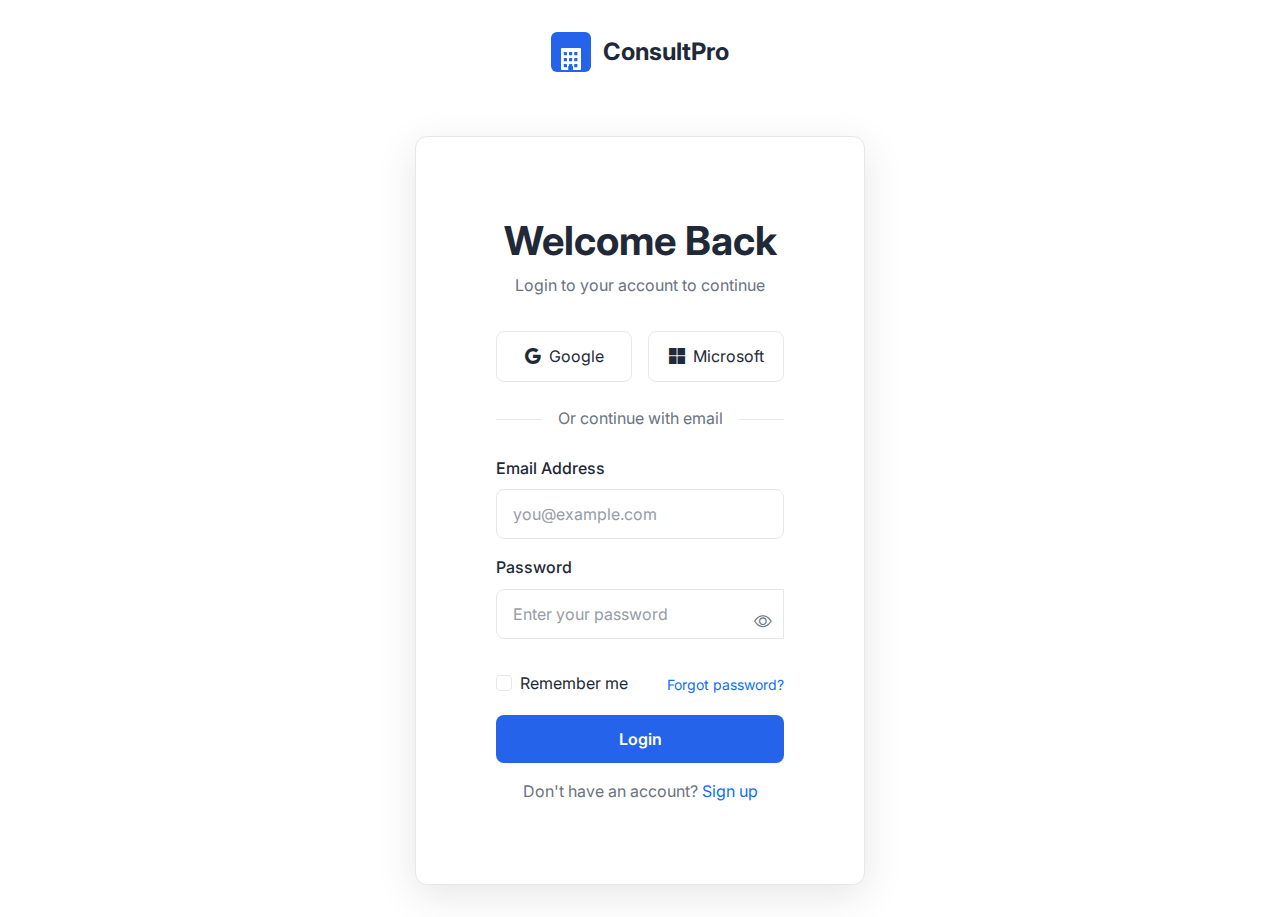
<file: pages/login.html>
<!DOCTYPE html>
<html lang="en" dir="ltr">
<head>
    <meta charset="UTF-8">
    <meta name="viewport" content="width=device-width, initial-scale=1.0">
    <meta http-equiv="X-UA-Compatible" content="IE=edge">
    
    <!-- SEO Meta Tags -->
    <title>Login - ConsultPro Business Consulting</title>
    <meta name="description" content="Login to your ConsultPro account to access your dashboard and consulting services.">
    <meta name="robots" content="noindex, nofollow">
    
    <!-- Open Graph -->
    <meta property="og:type" content="website">
    <meta property="og:url" content="https://example.com/pages/login.html">
    <meta property="og:title" content="Login - ConsultPro">
    <meta property="og:description" content="Login to your ConsultPro account">
    
    <!-- Favicon -->
    <link rel="icon" type="image/svg+xml" href="../assets/images/favicon.svg">
    <link rel="icon" type="image/png" href="../assets/images/favicon.png">
    <link rel="apple-touch-icon" href="../assets/images/favicon.png">
    
    <!-- Bootstrap 5 CSS -->
    <link href="https://cdn.jsdelivr.net/npm/bootstrap@5.3.0/dist/css/bootstrap.min.css" rel="stylesheet">
    
    <!-- Bootstrap Icons -->
    <link rel="stylesheet" href="https://cdn.jsdelivr.net/npm/bootstrap-icons@1.10.0/font/bootstrap-icons.css">
    
    <!-- Google Fonts -->
    <link rel="preconnect" href="https://fonts.googleapis.com">
    <link rel="preconnect" href="https://fonts.gstatic.com" crossorigin>
    <link href="https://fonts.googleapis.com/css2?family=Inter:wght@300;400;500;600;700;800&display=swap" rel="stylesheet">
    
    <!-- Custom CSS -->
    <link rel="stylesheet" href="../assets/css/style.css">
    
    <style>
        body {
            background-color: var(--bg-primary);
        }
        .auth-header {
            text-align: center;
            padding: 2rem 0;
            background-color: var(--bg-primary);
            border: none;
            box-shadow: none;
            margin: 0;
            width: 100%;
            display: flex;
            justify-content: center;
            align-items: center;
        }
        .auth-header .container {
            display: flex;
            justify-content: center;
            align-items: center;
            width: 100%;
            max-width: 100%;
            margin: 0 auto;
        }
        
        /* Ensure logo is centered on desktop */
        @media (min-width: 768px) {
            .auth-header {
                text-align: center !important;
                display: flex !important;
                justify-content: center !important;
                align-items: center !important;
            }
            
            .auth-header .container {
                display: flex !important;
                justify-content: center !important;
                align-items: center !important;
                margin: 0 auto !important;
            }
            
            .auth-logo {
                display: flex !important;
                justify-content: center !important;
                align-items: center !important;
                margin: 0 auto !important;
            }
        }
        .auth-logo {
            display: flex;
            align-items: center;
            justify-content: center;
            gap: 0.75rem;
            font-size: 1.5rem;
            font-weight: 700;
            color: var(--text-primary);
            text-decoration: none;
            transition: var(--transition);
            margin: 0;
        }
        .auth-logo:hover {
            color: var(--primary-color);
        }
        .auth-logo img {
            height: 40px;
            width: 40px;
            object-fit: contain;
            transition: var(--transition);
        }
        .auth-logo:hover img {
            transform: scale(1.05);
        }
        .auth-form-box {
            margin-left: auto;
            margin-right: auto;
        }
        
        /* Ensure login box is centered on all screen sizes */
        .row.justify-content-center {
            display: flex;
            justify-content: center;
            align-items: center;
        }
        
        .login-card {
            margin: 0 auto;
            }
        
        @media (max-width: 767px) {
            .auth-form-box {
                margin-left: auto;
                margin-right: auto;
            }
        }
        .login-container {
            min-height: calc(100vh - 150px);
            display: flex;
            align-items: center;
            justify-content: center;
            padding: 2rem 0;
        }
        .login-card {
            max-width: 450px;
            width: 100%;
            box-shadow: 0 10px 40px rgba(0, 0, 0, 0.1);
        }
        .login-header {
            text-align: center;
            margin-bottom: 2rem;
        }
        .login-header h2 {
            white-space: nowrap;
        }
        
        /* Mobile view fixes */
        @media (max-width: 768px) {
            /* Ensure body and html don't overflow */
            body, html {
                width: 100% !important;
                max-width: 100vw !important;
                overflow-x: hidden !important;
            }
            
            /* Fix container width and padding */
            .container {
                width: 100% !important;
                max-width: 100% !important;
                padding-left: 1rem !important;
                padding-right: 1rem !important;
                margin-left: auto !important;
                margin-right: auto !important;
            }
            
            /* Remove left margin on mobile */
            .auth-form-box {
                margin-left: 0 !important;
                padding-left: 0 !important;
                padding-right: 0 !important;
            }
            
            /* Ensure login card doesn't overflow */
            .login-card {
                max-width: 100% !important;
                width: 100% !important;
                margin: 0 !important;
            }
            
            /* Fix card body padding on mobile */
            .login-card .card-body {
                padding: 1.5rem !important;
            }
            
            /* Allow header text to wrap on mobile */
            .login-header h2 {
                white-space: normal !important;
                word-wrap: break-word;
                overflow-wrap: break-word;
            }
            
            /* Ensure form elements don't overflow */
            .form-control,
            .form-label,
            .input-group {
                max-width: 100% !important;
                width: 100% !important;
            }
            
            /* Fix social buttons grid on mobile */
            .social-login {
                grid-template-columns: 1fr !important;
                gap: 0.75rem !important;
            }
            
            /* Ensure text doesn't overflow */
            .form-check-label,
            .text-muted,
            p,
            label,
            a {
                word-wrap: break-word;
                overflow-wrap: break-word;
                max-width: 100%;
            }
            
            /* Fix row and column spacing */
            .row {
                margin-left: 0 !important;
                margin-right: 0 !important;
            }
            
            [class*="col-"] {
                padding-left: 0.5rem !important;
                padding-right: 0.5rem !important;
            }
            
            /* Ensure buttons don't overflow */
            .btn {
                width: 100% !important;
                max-width: 100% !important;
                white-space: normal !important;
            }
            
            /* Fix input groups on mobile */
            .input-group {
                width: 100% !important;
                max-width: 100% !important;
                flex-wrap: nowrap !important;
                position: relative !important;
                display: flex !important;
                align-items: stretch !important;
            }
            
            .input-group .form-control {
                max-width: 100% !important;
                min-width: 0 !important;
                flex: 1 1 auto !important;
                padding-right: 3.5rem !important;
            }
            
            /* Ensure login container doesn't cause overflow */
            .login-container {
                padding: 1rem 0 !important;
                width: 100% !important;
                max-width: 100% !important;
            }
            
            /* Fix auth header on mobile */
            .auth-header {
                padding: 1rem 0 !important;
            }
            
            .auth-header .container {
                padding-left: 1rem !important;
                padding-right: 1rem !important;
            }
            
            /* Ensure social buttons text wraps */
            .social-btn span {
                white-space: normal !important;
                word-wrap: break-word;
            }
            
            /* Fix remember me and forgot password alignment */
            .d-flex.justify-content-between {
                flex-wrap: wrap !important;
                gap: 0.5rem;
            }
            
            .d-flex.justify-content-between .form-check {
                flex: 1 1 auto;
                min-width: 0;
            }
            
            .d-flex.justify-content-between a {
                white-space: nowrap;
            }
            
            /* Fix eye icon button alignment on mobile */
            .input-group .btn-outline-secondary {
                position: absolute !important;
                right: 0.25rem !important;
                top: 50% !important;
                transform: translateY(-50%) !important;
                height: auto !important;
                width: auto !important;
                min-width: auto !important;
                padding: 0.5rem 0.75rem !important;
                display: flex !important;
                align-items: center !important;
                justify-content: center !important;
                z-index: 10 !important;
                margin: 0 !important;
                line-height: 1 !important;
            }
            
            .input-group .btn-outline-secondary i {
                font-size: 1.1rem !important;
                line-height: 1 !important;
                display: flex !important;
                align-items: center !important;
                justify-content: center !important;
            }
        }
        .divider {
            text-align: center;
            margin: 1.5rem 0;
            position: relative;
        }
        .divider::before {
            content: '';
            position: absolute;
            top: 50%;
            left: 0;
            right: 0;
            height: 1px;
            background: var(--border-color);
        }
        .divider span {
            background: var(--bg-primary);
            padding: 0 1rem;
            position: relative;
            color: var(--text-secondary);
        }
        .social-login {
            display: grid;
            grid-template-columns: repeat(2, 1fr);
            gap: 1rem;
            margin-bottom: 1.5rem;
        }
        .social-btn {
            display: flex;
            align-items: center;
            justify-content: center;
            gap: 0.5rem;
            padding: 0.75rem;
            border: 1px solid var(--border-color);
            border-radius: 0.5rem;
            background: var(--bg-primary);
            color: var(--text-primary);
            text-decoration: none;
            transition: var(--transition);
        }
        .social-btn:hover {
            background: var(--bg-secondary);
            border-color: var(--primary-color);
            color: var(--primary-color);
        }
        
        /* Password input + eye icon button styling */
        .input-group {
            position: relative;
            width: 100%;
            display: flex;
            align-items: stretch;
        }
        
        .input-group .form-control {
            padding-right: 3rem;
            width: 100%;
        }
        
        .input-group .btn-outline-secondary {
            position: absolute;
            right: 0;
            top: 50%;
            transform: translateY(-50%);
            height: auto;
            border: none;
            background: transparent;
            padding: 0 0.75rem;
            display: flex;
            align-items: center;
            justify-content: center;
            z-index: 10;
            color: var(--text-secondary);
            transition: var(--transition);
            margin: 0;
            line-height: 1;
        }
        
        .input-group .btn-outline-secondary:hover {
            background: transparent;
            color: var(--primary-color);
        }
        
        .input-group .btn-outline-secondary:focus {
            box-shadow: none;
            outline: none;
        }
        
        .input-group .btn-outline-secondary i {
            font-size: 1.1rem;
            line-height: 1;
            display: flex;
            align-items: center;
            justify-content: center;
        }
        
        /* Tablet view - Center login box */
        @media (min-width: 768px) and (max-width: 991px) {
            .login-container {
                display: flex !important;
                align-items: center !important;
                justify-content: center !important;
                min-height: calc(100vh - 150px) !important;
            }
            
            .login-container .container {
                width: 100% !important;
                max-width: 100% !important;
                margin: 0 auto !important;
            }
            
            .login-container .row.justify-content-center {
                display: flex !important;
                justify-content: center !important;
                align-items: center !important;
                width: 100% !important;
                margin: 0 !important;
            }
            
            .auth-form-box {
                margin-left: auto !important;
                margin-right: auto !important;
                width: 100% !important;
                max-width: 500px !important;
            }
            
            .login-card {
                margin: 0 auto !important;
                width: 100% !important;
                max-width: 100% !important;
            }
        }
    </style>
</head>
<body>
    
    <!-- Auth Header -->
    <header class="auth-header">
        <div class="container">
            <a href="home-1.html" class="auth-logo">
                <img src="../assets/images/favicon.svg" alt="ConsultPro">
                <span>ConsultPro</span>
            </a>
        </div>
    </header>
    
    <!-- Login Section -->
    <section class="login-container">
        <div class="container">
            <div class="row justify-content-center">
                <div class="col-md-6 col-lg-5 auth-form-box">
                    <div class="card login-card">
                        <div class="card-body p-5">
                            <div class="login-header">
                                <h2 class="mb-2">Welcome Back</h2>
                                <p class="text-muted">Login to your account to continue</p>
                            </div>
                            
                            <!-- Social Login -->
                            <div class="social-login">
                                <a href="#" class="social-btn">
                                    <i class="bi bi-google"></i>
                                    <span>Google</span>
                                </a>
                                <a href="#" class="social-btn">
                                    <i class="bi bi-microsoft"></i>
                                    <span>Microsoft</span>
                                </a>
                            </div>
                            
                            <div class="divider">
                                <span>Or continue with email</span>
                            </div>
                            
                            <!-- Login Form -->
                            <form class="needs-validation" novalidate>
                                <div class="mb-3">
                                    <label for="email" class="form-label">Email Address</label>
                                    <input type="email" class="form-control" id="email" placeholder="you@example.com" required>
                                    <div class="invalid-feedback">Please provide a valid email address.</div>
                                </div>
                                
                                <div class="mb-3">
                                    <label for="password" class="form-label">Password</label>
                                    <div class="input-group">
                                        <input type="password" class="form-control" id="password" placeholder="Enter your password" required>
                                        <button class="btn btn-outline-secondary" type="button" id="togglePassword" aria-label="Toggle password visibility">
                                            <i class="bi bi-eye"></i>
                                        </button>
                                    </div>
                                    <div class="invalid-feedback">Please enter your password.</div>
                                </div>
                                
                                <div class="mb-3 d-flex justify-content-between align-items-center">
                                    <div class="form-check">
                                        <input class="form-check-input" type="checkbox" id="rememberMe">
                                        <label class="form-check-label" for="rememberMe">
                                            Remember me
                                        </label>
                                    </div>
                                    <a href="#" class="text-primary small">Forgot password?</a>
                                </div>
                                
                                <button type="submit" class="btn btn-primary w-100 mb-3">Login</button>
                                
                                <div class="text-center">
                                    <p class="mb-0">Don't have an account? <a href="register.html" class="text-primary">Sign up</a></p>
                                </div>
                            </form>
                        </div>
                    </div>
                </div>
            </div>
        </div>
    </section>
    
    <!-- Bootstrap 5 JS Bundle -->
    <script src="https://cdn.jsdelivr.net/npm/bootstrap@5.3.0/dist/js/bootstrap.bundle.min.js"></script>
    
    <!-- Custom JS -->
    <script src="../assets/js/theme.js"></script>
    <script src="../assets/js/main.js"></script>
    
    <script>
        // Toggle password visibility
        document.getElementById('togglePassword')?.addEventListener('click', function() {
            const passwordInput = document.getElementById('password');
            const icon = this.querySelector('i');
            if (passwordInput.type === 'password') {
                passwordInput.type = 'text';
                icon.classList.remove('bi-eye');
                icon.classList.add('bi-eye-slash');
            } else {
                passwordInput.type = 'password';
                icon.classList.remove('bi-eye-slash');
                icon.classList.add('bi-eye');
            }
        });
    </script>
</body>
</html>
</file>
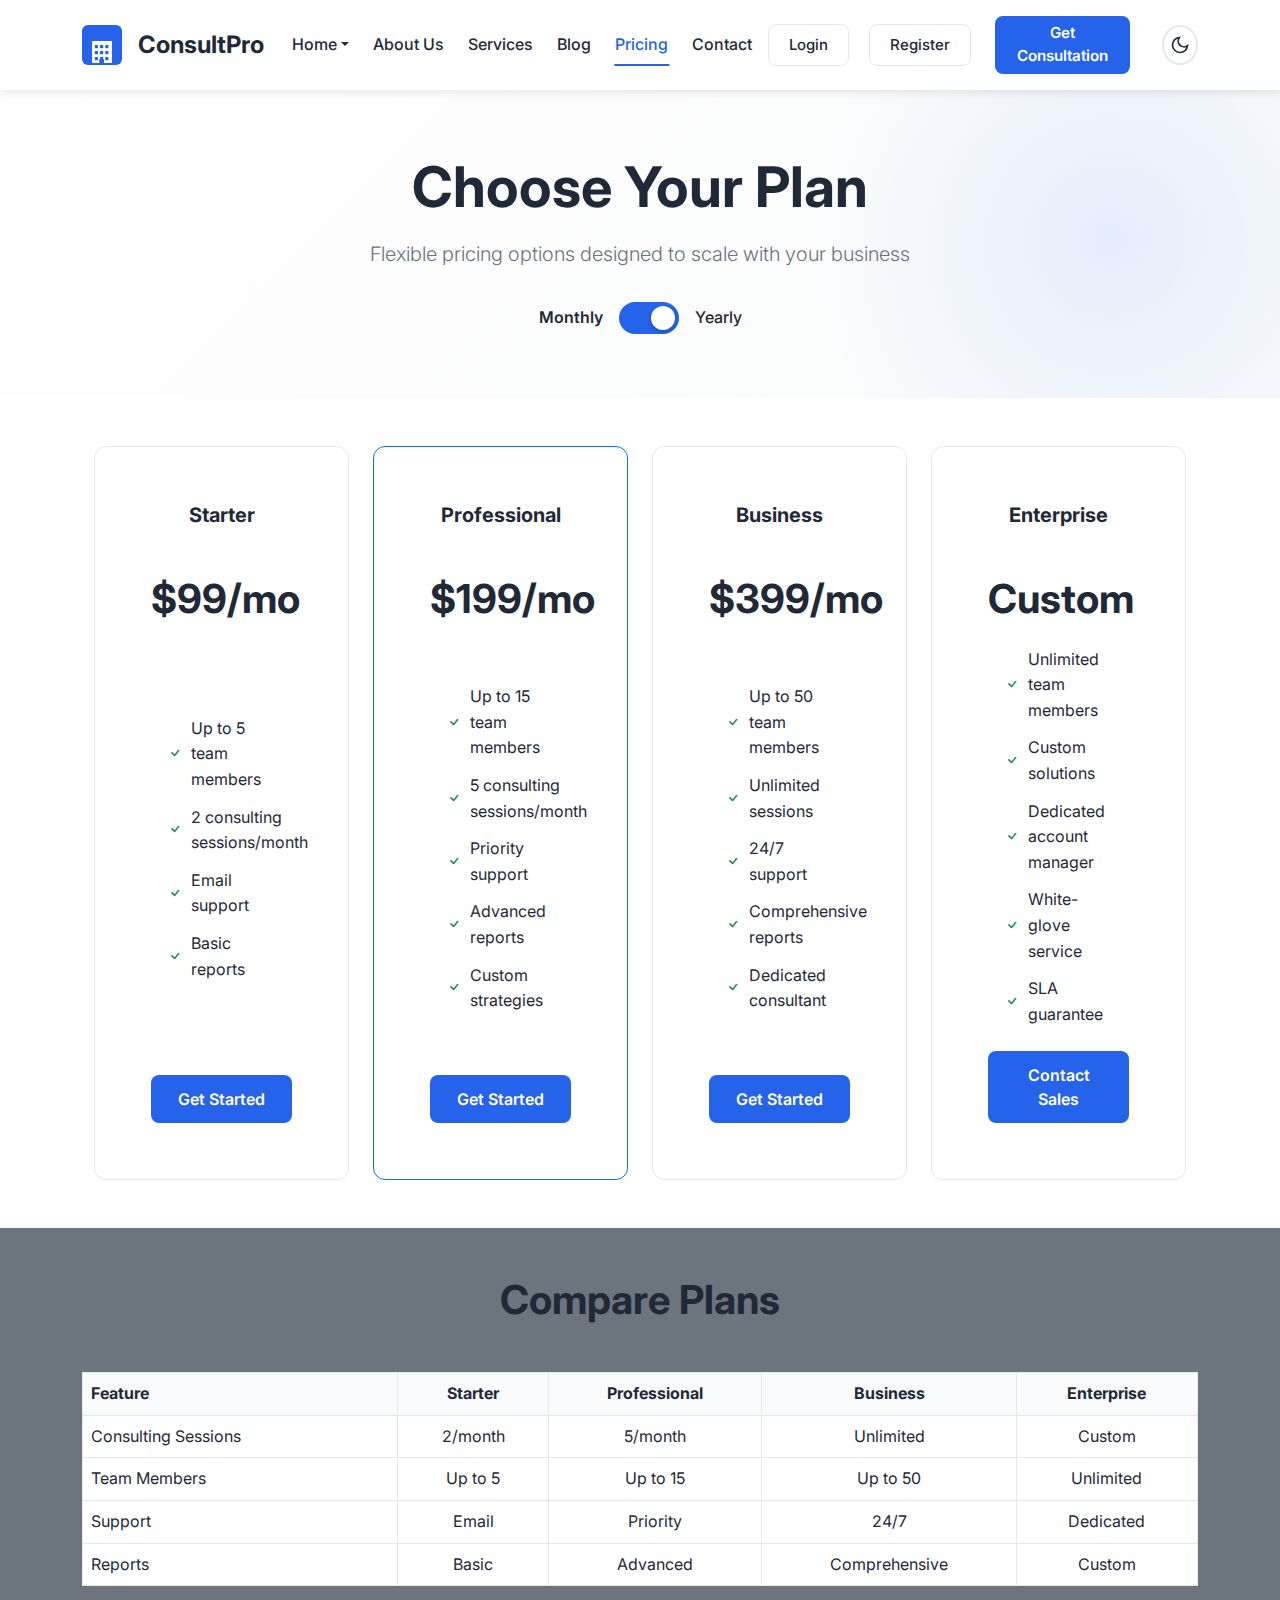
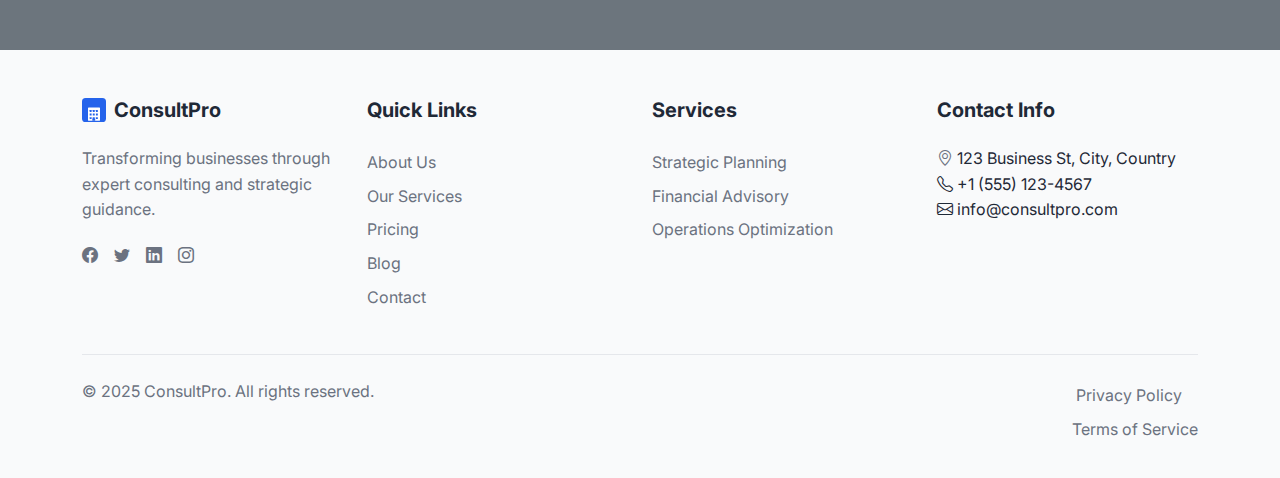
<file: pages/pricing.html>
<!DOCTYPE html>
<html lang="en" dir="ltr">
<head>
    <meta charset="UTF-8">
    <meta name="viewport" content="width=device-width, initial-scale=1.0">
    <meta http-equiv="X-UA-Compatible" content="IE=edge">
    <title>Pricing - Business Consulting Services | ConsultPro</title>
    <meta name="description" content="Transparent pricing plans for our business consulting services. Choose the plan that best fits your needs.">
    <!-- Favicon -->
    <link rel="icon" type="image/svg+xml" href="../assets/images/favicon.svg">
    <link rel="icon" type="image/png" href="../assets/images/favicon.png">
    <link rel="apple-touch-icon" href="../assets/images/favicon.png">
    <link href="https://cdn.jsdelivr.net/npm/bootstrap@5.3.0/dist/css/bootstrap.min.css" rel="stylesheet">
    <link rel="stylesheet" href="https://cdn.jsdelivr.net/npm/bootstrap-icons@1.10.0/font/bootstrap-icons.css">
    <link href="https://fonts.googleapis.com/css2?family=Inter:wght@300;400;500;600;700;800&display=swap" rel="stylesheet">
    <link rel="stylesheet" href="../assets/css/style.css">
    <style>
        /* Enhanced horizontal scroll for comparison table on mobile */
        .compare-table-wrapper {
            overflow-x: auto;
            -webkit-overflow-scrolling: touch;
            width: 100%;
        }
        
        @media (max-width: 992px) {
            .compare-table-wrapper {
                display: block;
                white-space: nowrap;
            }
            
            .compare-table-wrapper table {
                width: 100%;
                min-width: 720px;
            }
            
            .compare-table-wrapper th,
            .compare-table-wrapper td {
                white-space: nowrap;
                padding: 0.75rem 0.6rem;
            }
        }
        
        /* Pricing Toggle Switch Design */
        .pricing-toggle-container {
            display: flex;
            align-items: center;
            justify-content: center;
            gap: 1rem;
            margin-top: 2rem;
        }
        
        .pricing-toggle-label {
            font-size: 1rem;
            color: var(--text-secondary);
            font-weight: 500;
            transition: var(--transition);
        }
        
        .pricing-toggle-label.active {
            color: var(--primary-color);
            font-weight: 600;
        }
        
        .pricing-toggle-switch {
            position: relative;
            width: 60px;
            height: 32px;
            background-color: var(--bg-tertiary);
            border-radius: 16px;
            cursor: pointer;
            transition: var(--transition);
            border: 2px solid var(--border-color);
        }
        
        .pricing-toggle-switch.active {
            background-color: var(--primary-color);
            border-color: var(--primary-color);
        }
        
        .pricing-toggle-slider {
            position: absolute;
            top: 2px;
            left: 2px;
            width: 24px;
            height: 24px;
            background-color: white;
            border-radius: 50%;
            transition: var(--transition);
            box-shadow: 0 2px 4px rgba(0, 0, 0, 0.2);
        }
        
        .pricing-toggle-switch.active .pricing-toggle-slider {
            transform: translateX(28px);
        }
        
        .pricing-savings-badge {
            display: inline-block;
            margin-left: 0.5rem;
            padding: 0.25rem 0.5rem;
            background-color: #28a745;
            color: white;
            border-radius: 0.25rem;
            font-size: 0.75rem;
            font-weight: 600;
        }
        
        .pricing-savings-badge.hidden {
            display: none;
        }
        
        /* Pricing card price alignment - keep on single line */
        .pricing-card .card-body {
            padding: 1.5rem;
        }
        
        .pricing-card h5 {
            white-space: nowrap;
            text-align: center;
        }
        
        .pricing-card h2 {
            white-space: nowrap;
            text-align: center;
            line-height: 1.2;
            margin: 0;
            padding: 0;
        }
        
        .pricing-card .price-monthly,
        .pricing-card .price-yearly {
            text-align: center;
            width: 100%;
        }
        
        .pricing-card .price-monthly h2,
        .pricing-card .price-yearly h2 {
            white-space: nowrap;
            text-align: center;
            width: 100%;
            overflow: visible;
        }
        
        .pricing-card h2 span {
            white-space: nowrap;
            display: inline;
        }
        
        /* Pricing cards container - prevent overflow */
        .pricing-card {
            min-width: 0;
            max-width: 100%;
            width: 100%;
        }
        
        .pricing-card .card-body {
            min-width: 0;
            max-width: 100%;
            width: 100%;
            box-sizing: border-box;
        }
        
        /* Ensure row and columns don't overflow */
        .section .row.g-4 {
            margin-left: 0;
            margin-right: 0;
        }
        
        .section .row.g-4 > [class*="col-"] {
            padding-left: 0.75rem;
            padding-right: 0.75rem;
            min-width: 0;
        }
        
        /* Responsive font sizes to ensure text fits fully on one line */
        /* iPad Pro and tablet landscape (1024px - 1199px) */
        @media (min-width: 992px) and (max-width: 1199px) {
            .pricing-card .card-body {
                padding: 1.25rem;
            }
            
            .pricing-card h2 {
                font-size: 1.65rem;
            }
            
            .pricing-card h5 {
                font-size: 1rem;
            }
        }
        
        @media (max-width: 992px) {
            .pricing-card h2 {
                font-size: 1.75rem;
            }
        }
        
        @media (max-width: 768px) {
            .pricing-card .card-body {
                padding: 1.25rem;
            }
            
            .pricing-card h2 {
                font-size: 1.5rem;
            }
            
            .pricing-card h5 {
                font-size: 1rem;
            }
        }
        
        @media (max-width: 576px) {
            .pricing-card .card-body {
                padding: 1rem;
            }
            
            .pricing-card h2 {
                font-size: 1.35rem;
            }
            
            .pricing-card h5 {
                font-size: 0.95rem;
            }
        }
        
        @media (max-width: 480px) {
            .pricing-card h2 {
                font-size: 1.2rem;
            }
        }
        
        @media (max-width: 400px) {
            .pricing-card .card-body {
                padding: 0.875rem;
            }
            
            .pricing-card h2 {
                font-size: 1.1rem;
            }
            
            .pricing-card h5 {
                font-size: 0.9rem;
            }
        }
        
        @media (max-width: 360px) {
            .pricing-card h2 {
                font-size: 1rem;
            }
        }
    </style>
</head>
<body>
    <!-- Navbar -->
    <nav class="navbar navbar-expand-lg navbar-light bg-light">
        <div class="container">
            <a class="navbar-brand fw-bold" href="home-1.html">
                <img src="../assets/images/favicon.svg" alt="ConsultPro" height="40" width="40" class="me-2">
                ConsultPro
            </a>
            <button class="navbar-toggler" type="button" data-bs-toggle="collapse" data-bs-target="#navbarNav">
                <span class="navbar-toggler-icon"></span>
            </button>
            <div class="collapse navbar-collapse" id="navbarNav">
                <ul class="navbar-nav me-auto">
                    <li class="nav-item dropdown">
                        <a class="nav-link dropdown-toggle" href="#" data-bs-toggle="dropdown">Home</a>
                        <ul class="dropdown-menu">
                            <li><a class="dropdown-item" href="home-1.html">Home – General Services</a></li>
                            <li><a class="dropdown-item" href="home-2.html">Home – Niche / SaaS</a></li>
                        </ul>
                    </li>
                    <li class="nav-item"><a class="nav-link" href="about.html">About Us</a></li>
                    <li class="nav-item"><a class="nav-link" href="services.html">Services</a></li>
                    <li class="nav-item"><a class="nav-link" href="blog.html">Blog</a></li>
                    <li class="nav-item"><a class="nav-link active" href="pricing.html">Pricing</a></li>
                    <li class="nav-item"><a class="nav-link" href="contact.html">Contact</a></li>
                </ul>
                <div class="d-flex align-items-center">
                    <a href="login.html" class="navbar-btn btn-login me-2">Login</a>
                    <a href="register.html" class="navbar-btn btn-login me-3">Register</a>
                    <a href="contact.html" class="btn btn-primary me-3">Get Consultation</a>
                    <button class="theme-toggle" aria-label="Toggle dark mode"></button>
                </div>
            </div>
        </div>
    </nav>
    
    <!-- Page Header -->
    <section class="hero bg-secondary" style="padding: 4rem 0;">
        <div class="container text-center">
            <h1 class="display-4 fw-bold mb-3">Choose Your Plan</h1>
            <p class="lead mb-4">Flexible pricing options designed to scale with your business</p>
            
            <!-- Billing Period Toggle -->
            <div class="pricing-toggle-container">
                <span class="pricing-toggle-label active" id="monthlyLabel">Monthly</span>
                <div class="pricing-toggle-switch active" id="pricingToggle">
                    <div class="pricing-toggle-slider"></div>
                </div>
                <span class="pricing-toggle-label" id="yearlyLabel">
                    Yearly
                    <span class="pricing-savings-badge hidden" id="savingsBadge">Save 20%</span>
                </span>
            </div>
        </div>
    </section>
    
    <!-- Pricing Cards -->
    <section class="section">
        <div class="container">
            <div class="row g-4">
                <!-- Starter Plan -->
                <div class="col-md-6 col-lg-3">
                    <div class="card h-100 pricing-card">
                        <div class="card-body text-center d-flex flex-column">
                            <h5>Starter</h5>
                            <div class="price-monthly">
                                <h2 class="my-4">$99<span class="text-muted">/mo</span></h2>
                            </div>
                            <div class="price-yearly" style="display: none;">
                                <h2 class="my-4">$79<span class="text-muted">/mo</span></h2>
                                <p class="text-muted small">Billed annually</p>
                            </div>
                            <ul class="list-unstyled mb-4 flex-grow-1 d-flex flex-column justify-content-center">
                                <li><i class="bi bi-check text-success"></i> Up to 5 team members</li>
                                <li><i class="bi bi-check text-success"></i> 2 consulting sessions/month</li>
                                <li><i class="bi bi-check text-success"></i> Email support</li>
                                <li><i class="bi bi-check text-success"></i> Basic reports</li>
                            </ul>
                            <a href="contact.html" class="btn btn-primary mt-auto">Get Started</a>
                        </div>
                    </div>
                </div>
                
                <!-- Professional Plan -->
                <div class="col-md-6 col-lg-3">
                    <div class="card border-primary h-100 pricing-card">
                        <div class="card-body text-center d-flex flex-column">
                            <h5>Professional</h5>
                            <div class="price-monthly">
                                <h2 class="my-4">$199<span class="text-muted">/mo</span></h2>
                            </div>
                            <div class="price-yearly" style="display: none;">
                                <h2 class="my-4">$159<span class="text-muted">/mo</span></h2>
                                <p class="text-muted small">Billed annually</p>
                            </div>
                            <ul class="list-unstyled mb-4 flex-grow-1 d-flex flex-column justify-content-center">
                                <li><i class="bi bi-check text-success"></i> Up to 15 team members</li>
                                <li><i class="bi bi-check text-success"></i> 5 consulting sessions/month</li>
                                <li><i class="bi bi-check text-success"></i> Priority support</li>
                                <li><i class="bi bi-check text-success"></i> Advanced reports</li>
                                <li><i class="bi bi-check text-success"></i> Custom strategies</li>
                            </ul>
                            <a href="contact.html" class="btn btn-primary mt-auto">Get Started</a>
                        </div>
                    </div>
                </div>
                
                <!-- Business Plan -->
                <div class="col-md-6 col-lg-3">
                    <div class="card h-100 pricing-card">
                        <div class="card-body text-center d-flex flex-column">
                            <h5>Business</h5>
                            <div class="price-monthly">
                                <h2 class="my-4">$399<span class="text-muted">/mo</span></h2>
                            </div>
                            <div class="price-yearly" style="display: none;">
                                <h2 class="my-4">$319<span class="text-muted">/mo</span></h2>
                                <p class="text-muted small">Billed annually</p>
                            </div>
                            <ul class="list-unstyled mb-4 flex-grow-1 d-flex flex-column justify-content-center">
                                <li><i class="bi bi-check text-success"></i> Up to 50 team members</li>
                                <li><i class="bi bi-check text-success"></i> Unlimited sessions</li>
                                <li><i class="bi bi-check text-success"></i> 24/7 support</li>
                                <li><i class="bi bi-check text-success"></i> Comprehensive reports</li>
                                <li><i class="bi bi-check text-success"></i> Dedicated consultant</li>
                            </ul>
                            <a href="contact.html" class="btn btn-primary mt-auto">Get Started</a>
                        </div>
                    </div>
                </div>
                
                <!-- Enterprise Plan -->
                <div class="col-md-6 col-lg-3">
                    <div class="card h-100 pricing-card">
                        <div class="card-body text-center d-flex flex-column">
                            <h5>Enterprise</h5>
                            <h2 class="my-4">Custom</h2>
                            <ul class="list-unstyled mb-4 flex-grow-1 d-flex flex-column justify-content-center">
                                <li><i class="bi bi-check text-success"></i> Unlimited team members</li>
                                <li><i class="bi bi-check text-success"></i> Custom solutions</li>
                                <li><i class="bi bi-check text-success"></i> Dedicated account manager</li>
                                <li><i class="bi bi-check text-success"></i> White-glove service</li>
                                <li><i class="bi bi-check text-success"></i> SLA guarantee</li>
                            </ul>
                            <a href="contact.html" class="btn btn-primary mt-auto">Contact Sales</a>
                        </div>
                    </div>
                </div>
            </div>
        </div>
    </section>
    
    <!-- Feature Comparison -->
    <section class="section bg-secondary">
        <div class="container">
            <div class="section-title">
                <h2>Compare Plans</h2>
            </div>
            <div class="table-responsive compare-table-wrapper" role="region" aria-label="Compare Plans Table">
                <table class="table table-bordered">
                    <thead>
                        <tr>
                            <th>Feature</th>
                            <th class="text-center">Starter</th>
                            <th class="text-center">Professional</th>
                            <th class="text-center">Business</th>
                            <th class="text-center">Enterprise</th>
                        </tr>
                    </thead>
                    <tbody>
                        <tr>
                            <td>Consulting Sessions</td>
                            <td class="text-center">2/month</td>
                            <td class="text-center">5/month</td>
                            <td class="text-center">Unlimited</td>
                            <td class="text-center">Custom</td>
                        </tr>
                        <tr>
                            <td>Team Members</td>
                            <td class="text-center">Up to 5</td>
                            <td class="text-center">Up to 15</td>
                            <td class="text-center">Up to 50</td>
                            <td class="text-center">Unlimited</td>
                        </tr>
                        <tr>
                            <td>Support</td>
                            <td class="text-center">Email</td>
                            <td class="text-center">Priority</td>
                            <td class="text-center">24/7</td>
                            <td class="text-center">Dedicated</td>
                        </tr>
                        <tr>
                            <td>Reports</td>
                            <td class="text-center">Basic</td>
                            <td class="text-center">Advanced</td>
                            <td class="text-center">Comprehensive</td>
                            <td class="text-center">Custom</td>
                        </tr>
                    </tbody>
                </table>
            </div>
        </div>
    </section>
    
    <!-- Footer -->
    <footer class="footer" style="margin-top: 0; border-top: none;">
        <div class="container">
            <div class="row g-4">
                <div class="col-md-6 col-lg-3">
                    <h5 class="d-inline-flex align-items-center gap-2 mb-0" style="margin-bottom: var(--spacing-md) !important;">
                        <img src="../assets/images/favicon.svg" alt="ConsultPro" height="24" width="24">
                        ConsultPro
                    </h5>
                    <p>Transforming businesses through expert consulting and strategic guidance.</p>
                    <div class="d-flex gap-3 mt-3">
                        <a href="#" aria-label="Facebook"><i class="bi bi-facebook"></i></a>
                        <a href="#" aria-label="Twitter"><i class="bi bi-twitter"></i></a>
                        <a href="#" aria-label="LinkedIn"><i class="bi bi-linkedin"></i></a>
                        <a href="#" aria-label="Instagram"><i class="bi bi-instagram"></i></a>
                    </div>
                </div>
                <div class="col-md-6 col-lg-3">
                    <h5>Quick Links</h5>
                    <ul class="list-unstyled">
                        <li><a href="about.html">About Us</a></li>
                        <li><a href="services.html">Our Services</a></li>
                        <li><a href="pricing.html">Pricing</a></li>
                        <li><a href="blog.html">Blog</a></li>
                        <li><a href="contact.html">Contact</a></li>
                    </ul>
                </div>
                <div class="col-md-6 col-lg-3">
                    <h5>Services</h5>
                    <ul class="list-unstyled">
                        <li><a href="service-details.html">Strategic Planning</a></li>
                        <li><a href="service-details.html">Financial Advisory</a></li>
                        <li><a href="service-details.html">Operations Optimization</a></li>
                    </ul>
                </div>
                <div class="col-md-6 col-lg-3">
                    <h5>Contact Info</h5>
                    <ul class="list-unstyled">
                        <li><i class="bi bi-geo-alt"></i> 123 Business St, City, Country</li>
                        <li><i class="bi bi-telephone"></i> +1 (555) 123-4567</li>
                        <li><i class="bi bi-envelope"></i> info@consultpro.com</li>
                    </ul>
                </div>
            </div>
            <hr class="my-4" style="border-color: var(--border-color);">
            <div class="row">
                <div class="col-md-6"><p class="mb-0">&copy; 2025 ConsultPro. All rights reserved.</p></div>
                <div class="col-md-6 text-md-end">
                    <a href="#" class="text-muted me-3">Privacy Policy</a>
                    <a href="#" class="text-muted">Terms of Service</a>
                </div>
            </div>
        </div>
    </footer>
    
    <script src="https://cdn.jsdelivr.net/npm/bootstrap@5.3.0/dist/js/bootstrap.bundle.min.js"></script>
    <script src="../assets/js/theme.js"></script>
    <script src="../assets/js/main.js"></script>
    <script src="../assets/js/pricing.js"></script>
</body>
</html>
</file>
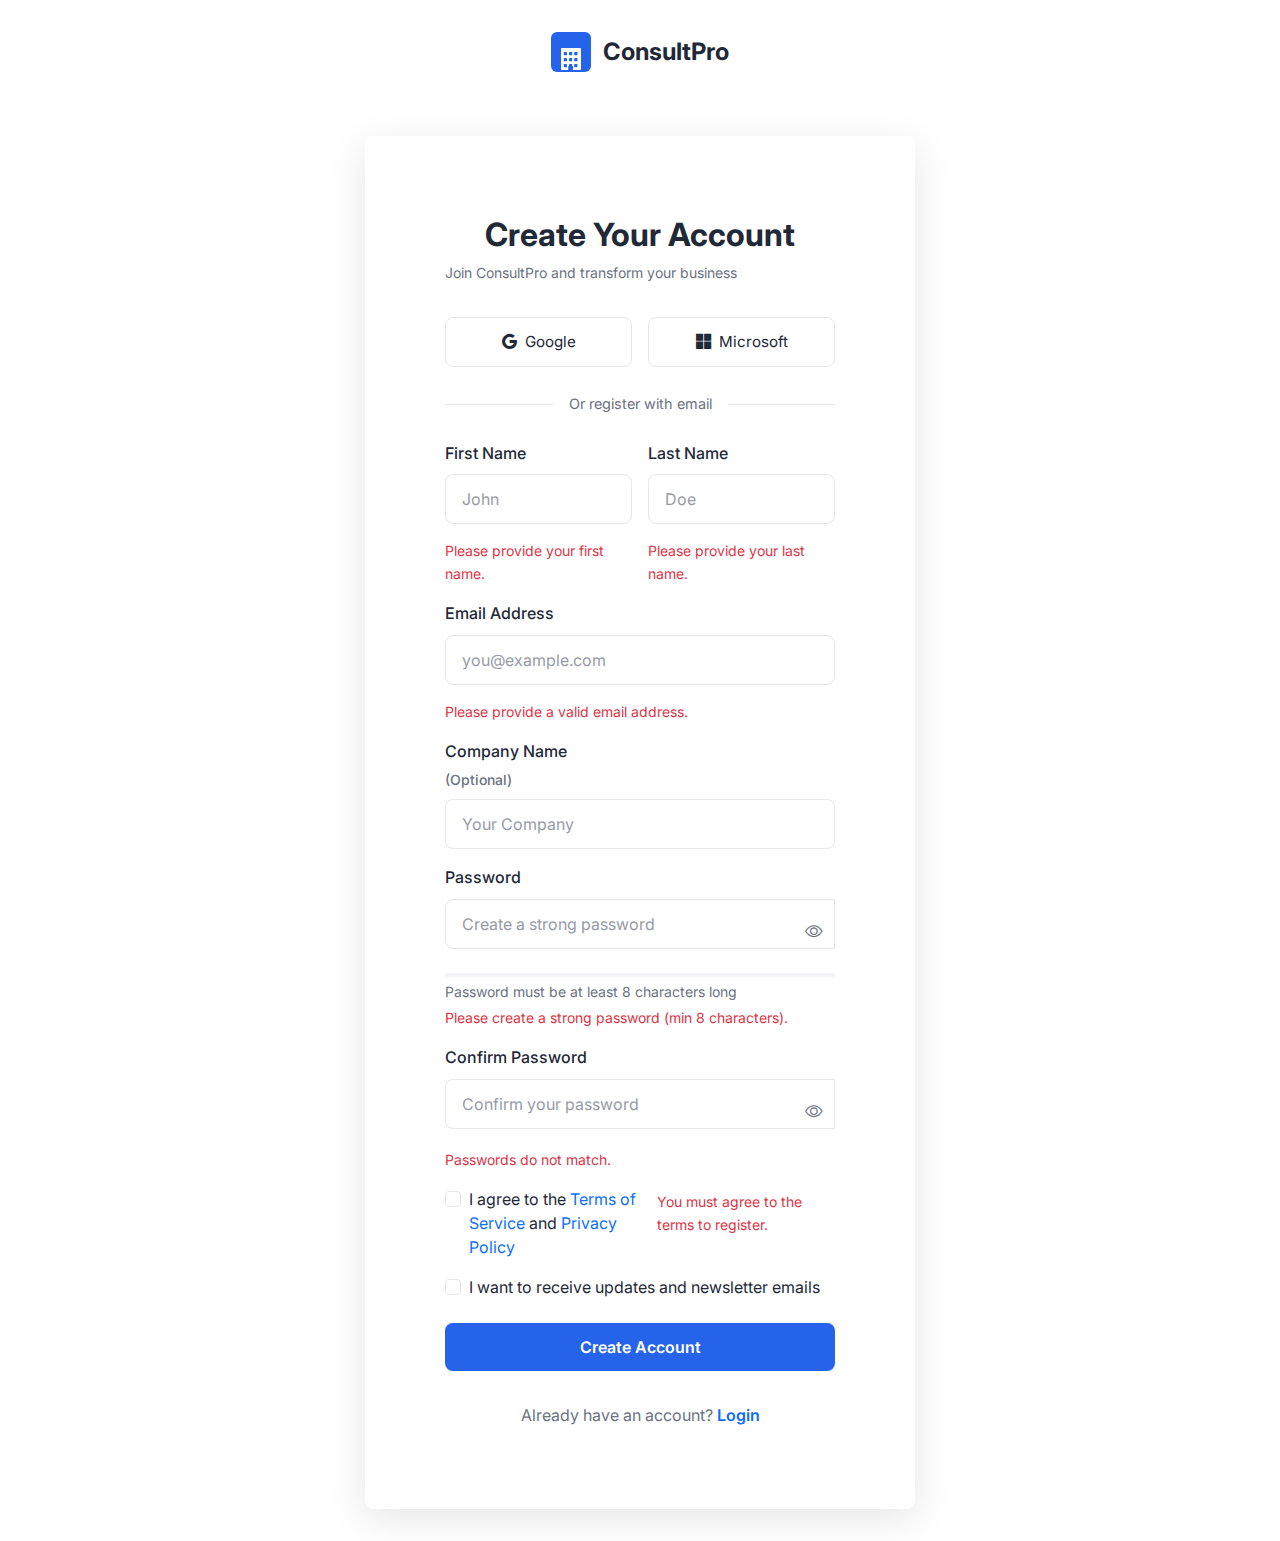
<file: pages/register.html>
<!DOCTYPE html>
<html lang="en" dir="ltr">
<head>
    <meta charset="UTF-8">
    <meta name="viewport" content="width=device-width, initial-scale=1.0">
    <meta http-equiv="X-UA-Compatible" content="IE=edge">
    
    <!-- SEO Meta Tags -->
    <title>Register - ConsultPro Business Consulting</title>
    <meta name="description" content="Create a new ConsultPro account to access our consulting services and resources.">
    <meta name="robots" content="noindex, nofollow">
    
    <!-- Open Graph -->
    <meta property="og:type" content="website">
    <meta property="og:url" content="https://example.com/pages/register.html">
    <meta property="og:title" content="Register - ConsultPro">
    <meta property="og:description" content="Create a new ConsultPro account">
    
    <!-- Favicon -->
    <link rel="icon" type="image/svg+xml" href="../assets/images/favicon.svg">
    <link rel="icon" type="image/png" href="../assets/images/favicon.png">
    <link rel="apple-touch-icon" href="../assets/images/favicon.png">
    
    <!-- Bootstrap 5 CSS -->
    <link href="https://cdn.jsdelivr.net/npm/bootstrap@5.3.0/dist/css/bootstrap.min.css" rel="stylesheet">
    
    <!-- Bootstrap Icons -->
    <link rel="stylesheet" href="https://cdn.jsdelivr.net/npm/bootstrap-icons@1.10.0/font/bootstrap-icons.css">
    
    <!-- Google Fonts -->
    <link rel="preconnect" href="https://fonts.googleapis.com">
    <link rel="preconnect" href="https://fonts.gstatic.com" crossorigin>
    <link href="https://fonts.googleapis.com/css2?family=Inter:wght@300;400;500;600;700;800&display=swap" rel="stylesheet">
    
    <!-- Custom CSS -->
    <link rel="stylesheet" href="../assets/css/style.css">
    
    <style>
        body {
            background-color: var(--bg-primary);
        }
        .auth-header {
            text-align: center;
            padding: 2rem 0;
            background-color: var(--bg-primary);
            border: none;
            box-shadow: none;
            margin: 0;
            width: 100%;
            display: flex;
            justify-content: center;
            align-items: center;
        }
        .auth-header .container {
            display: flex;
            justify-content: center;
            align-items: center;
            width: 100%;
            max-width: 100%;
            margin: 0 auto;
        }
        .auth-logo {
            display: flex;
            align-items: center;
            justify-content: center;
            gap: 0.75rem;
            font-size: 1.5rem;
            font-weight: 700;
            color: var(--text-primary);
            text-decoration: none;
            transition: var(--transition);
            margin: 0;
        }
        .auth-logo:hover {
            color: var(--primary-color);
        }
        .auth-logo img {
            height: 40px;
            width: 40px;
            object-fit: contain;
            transition: var(--transition);
        }
        .auth-logo:hover img {
            transform: scale(1.05);
        }
        /* Ensure register box is centered on all screen sizes */
        .row.justify-content-center {
            display: flex;
            justify-content: center;
            align-items: center;
            width: 100%;
            margin-left: 0;
            margin-right: 0;
        }
        
        .auth-form-box {
            width: 100%;
            max-width: 550px;
            margin: 0 auto;
            padding-left: 0;
            padding-right: 0;
        }
        
        .register-container {
            min-height: calc(100vh - 150px);
            display: flex;
            align-items: center;
            justify-content: center;
            padding: 2rem 0;
            width: 100%;
        }
        
        .register-container .container {
            display: flex;
            justify-content: center;
            align-items: center;
            width: 100%;
            max-width: 1200px;
            margin: 0 auto;
            padding-left: 1rem;
            padding-right: 1rem;
        }
        
        .register-card {
            max-width: 550px;
            width: 100%;
            box-shadow: 0 10px 40px rgba(0, 0, 0, 0.1);
            margin: 0 auto;
            border-radius: 0.5rem;
            border: none;
        }
        
        .register-card .card-body {
            padding: 2.5rem;
        }
        
        @media (max-width: 576px) {
            .register-card .card-body {
                padding: 1.5rem;
            }
        }
        
        @media (max-width: 767px) {
            .auth-form-box {
                margin-left: auto;
                margin-right: auto;
            }
        }
        
        /* Tablet view - ensure proper centering */
        @media (min-width: 768px) and (max-width: 1024px) {
            .register-container {
                min-height: calc(100vh - 150px);
                display: flex;
                align-items: center;
                justify-content: center;
                padding: 3rem 0;
            }
            
            .register-container .container {
                display: flex !important;
                justify-content: center !important;
                align-items: center !important;
                width: 100% !important;
                max-width: 100% !important;
                margin-left: auto !important;
                margin-right: auto !important;
            }
            
            .row.justify-content-center {
                display: flex !important;
                justify-content: center !important;
                align-items: center !important;
                width: 100% !important;
                margin-left: 0 !important;
                margin-right: 0 !important;
            }
            
            .col-md-8.col-lg-7.auth-form-box {
                display: flex !important;
                justify-content: center !important;
                align-items: center !important;
                width: 100% !important;
                max-width: 550px !important;
                margin-left: auto !important;
                margin-right: auto !important;
                padding-left: 1rem !important;
                padding-right: 1rem !important;
                flex: 0 0 auto !important;
            }
            
            .auth-form-box {
                display: flex !important;
                justify-content: center !important;
                align-items: center !important;
                width: 100% !important;
                max-width: 550px !important;
                margin-left: auto !important;
                margin-right: auto !important;
                padding-left: 1rem !important;
                padding-right: 1rem !important;
            }
            
            /* Ensure form fields are properly aligned on tablet */
            .form-label {
                text-align: left !important;
            }
            
            .form-control {
                text-align: left !important;
            }
            
            .register-card {
                max-width: 550px !important;
                width: 100% !important;
                margin-left: auto !important;
                margin-right: auto !important;
            }
        }
        .register-header {
            text-align: center;
            margin-bottom: 2rem;
        }
        .register-header h2 {
            font-size: 2rem;
            font-weight: 700;
            margin-bottom: 0.5rem;
            color: var(--text-primary);
        }
        .register-header p {
            margin-bottom: 0;
            color: var(--text-secondary);
        }
        
        /* Mobile view fixes */
        @media (max-width: 768px) {
            /* Ensure body and html don't overflow */
            body, html {
                width: 100% !important;
                max-width: 100vw !important;
                overflow-x: hidden !important;
            }
            
            /* Fix container width and padding */
            .container {
                width: 100% !important;
                max-width: 100% !important;
                padding-left: 1rem !important;
                padding-right: 1rem !important;
                margin-left: auto !important;
                margin-right: auto !important;
            }
            
            /* Remove left margin on mobile */
            .auth-form-box {
                margin-left: 0 !important;
                padding-left: 0 !important;
                padding-right: 0 !important;
            }
            
            /* Ensure register card doesn't overflow */
            .register-card {
                max-width: 100% !important;
                width: 100% !important;
                margin: 0 !important;
            }
            
            /* Fix card body padding on mobile */
            .register-card .card-body {
                padding: 1.5rem !important;
            }
            
            /* Allow header text to wrap on mobile */
            .register-header h2 {
                white-space: normal !important;
                word-wrap: break-word;
                overflow-wrap: break-word;
            }
            
            /* Ensure form elements don't overflow */
            .form-control,
            .form-label,
            .input-group {
                max-width: 100% !important;
                width: 100% !important;
            }
            
            /* Ensure proper text alignment on mobile */
            .form-label,
            .form-control,
            .form-check-label {
                text-align: left !important;
            }
            
            /* Fix social buttons grid on mobile */
            .social-register {
                grid-template-columns: 1fr !important;
                gap: 0.75rem !important;
            }
            
            /* Ensure text doesn't overflow */
            .form-check-label,
            .text-muted,
            p,
            label {
                word-wrap: break-word;
                overflow-wrap: break-word;
                max-width: 100%;
            }
            
            /* Fix row and column spacing */
            .row {
                margin-left: 0 !important;
                margin-right: 0 !important;
            }
            
            .row.g-3 {
                margin-left: 0 !important;
                margin-right: 0 !important;
            }
            
            [class*="col-"] {
                padding-left: 0.75rem !important;
                padding-right: 0.75rem !important;
            }
            
            /* Ensure buttons don't overflow */
            .btn {
                width: 100% !important;
                max-width: 100% !important;
                white-space: normal !important;
            }
            
            /* Fix input groups on mobile */
            .input-group {
                width: 100% !important;
                max-width: 100% !important;
                flex-wrap: nowrap !important;
                position: relative !important;
                display: flex !important;
                align-items: stretch !important;
            }
            
            .input-group .form-control {
                max-width: 100% !important;
                min-width: 0 !important;
                flex: 1 1 auto !important;
            }
            
            /* Ensure register container doesn't cause overflow */
            .register-container {
                padding: 1rem 0 !important;
                width: 100% !important;
                max-width: 100% !important;
            }
            
            /* Fix auth header on mobile */
            .auth-header {
                padding: 1rem 0 !important;
            }
            
            .auth-header .container {
                padding-left: 1rem !important;
                padding-right: 1rem !important;
            }
            
            /* Ensure social buttons text wraps */
            .social-btn span {
                white-space: normal !important;
                word-wrap: break-word;
            }
            
            /* Fix eye icon button alignment on mobile */
            .input-group .btn-outline-secondary {
                position: absolute !important;
                right: 0.25rem !important;
                top: 50% !important;
                transform: translateY(-50%) !important;
                height: auto !important;
                width: auto !important;
                min-width: auto !important;
                padding: 0.5rem 0.75rem !important;
                display: flex !important;
                align-items: center !important;
                justify-content: center !important;
                z-index: 10 !important;
                margin: 0 !important;
                line-height: 1 !important;
            }
            
            .input-group .btn-outline-secondary i {
                font-size: 1.1rem !important;
                line-height: 1 !important;
                display: flex !important;
                align-items: center !important;
                justify-content: center !important;
            }
            
            /* Ensure input has proper padding for eye icon */
            .input-group .form-control {
                padding-right: 3.5rem !important;
            }
        }
        .divider {
            text-align: center;
            margin: 1.5rem 0;
            position: relative;
            width: 100%;
        }
        .divider::before {
            content: '';
            position: absolute;
            top: 50%;
            left: 0;
            right: 0;
            height: 1px;
            background: var(--border-color);
        }
        .divider span {
            background: var(--bg-primary);
            padding: 0 1rem;
            position: relative;
            color: var(--text-secondary);
            font-size: 0.9rem;
        }
        .social-register {
            display: grid;
            grid-template-columns: repeat(2, 1fr);
            gap: 1rem;
            margin-bottom: 1.5rem;
            width: 100%;
        }
        .social-btn {
            display: flex;
            align-items: center;
            justify-content: center;
            gap: 0.5rem;
            padding: 0.75rem 1rem;
            border: 1px solid var(--border-color);
            border-radius: 0.5rem;
            background: var(--bg-primary);
            color: var(--text-primary);
            text-decoration: none;
            transition: var(--transition);
            width: 100%;
            font-size: 0.95rem;
            white-space: nowrap;
        }
        .social-btn:hover {
            background: var(--bg-secondary);
            border-color: var(--primary-color);
            color: var(--primary-color);
        }
        .password-strength {
            height: 4px;
            background: var(--bg-tertiary);
            border-radius: 2px;
            margin-top: 0.5rem;
            overflow: hidden;
        }
        .password-strength-bar {
            height: 100%;
            width: 0%;
            transition: var(--transition);
        }
        .password-strength.weak .password-strength-bar {
            width: 33%;
            background: #dc3545;
        }
        .password-strength.medium .password-strength-bar {
            width: 66%;
            background: #ffc107;
        }
        .password-strength.strong .password-strength-bar {
            width: 100%;
            background: #28a745;
        }
        
        /* Password input + eye icon button styling */
        .input-group {
            position: relative;
            width: 100%;
            display: flex;
            align-items: stretch;
        }
        
        .input-group .form-control {
            padding-right: 3rem;
            width: 100%;
            flex: 1 1 auto;
        }
        
        .form-label {
            display: block;
            margin-bottom: 0.5rem;
            font-weight: 500;
            color: var(--text-primary);
            text-align: left;
        }
        
        .form-control {
            width: 100%;
            padding: 0.75rem 1rem;
            border: 1px solid var(--border-color);
            border-radius: 0.5rem;
            font-size: 1rem;
            transition: var(--transition);
            text-align: left;
        }
        
        .form-control:focus {
            border-color: var(--primary-color);
            outline: none;
            box-shadow: 0 0 0 3px rgba(37, 99, 235, 0.1);
        }
        
        .form-check {
            display: flex;
            align-items: flex-start;
            gap: 0.5rem;
        }
        
        .form-check-input {
            margin-top: 0.25rem;
            flex-shrink: 0;
        }
        
        .form-check-label {
            text-align: left;
            line-height: 1.5;
        }
        
        .invalid-feedback {
            display: block;
            width: 100%;
            margin-top: 0.25rem;
            font-size: 0.875rem;
            color: #dc3545;
            text-align: left;
        }
        
        .text-muted {
            display: block;
            margin-top: 0.25rem;
            font-size: 0.875rem;
            text-align: left;
        }
        
        .input-group .btn-outline-secondary {
            position: absolute;
            right: 0;
            top: 50%;
            transform: translateY(-50%);
            height: auto;
            border: none;
            background: transparent;
            padding: 0 0.75rem;
            display: flex;
            align-items: center;
            justify-content: center;
            z-index: 10;
            color: var(--text-secondary);
            transition: var(--transition);
            margin: 0;
            line-height: 1;
        }
        
        .input-group .btn-outline-secondary:hover {
            background: transparent;
            color: var(--primary-color);
        }
        
        .input-group .btn-outline-secondary:focus {
            box-shadow: none;
            outline: none;
        }
        
        .input-group .btn-outline-secondary i {
            font-size: 1.1rem;
            line-height: 1;
            display: flex;
            align-items: center;
            justify-content: center;
        }
    </style>
</head>
<body>
    
    <!-- Auth Header -->
    <header class="auth-header">
        <div class="container">
            <a href="home-1.html" class="auth-logo">
                <img src="../assets/images/favicon.svg" alt="ConsultPro">
                <span>ConsultPro</span>
            </a>
        </div>
    </header>
    
    <!-- Register Section -->
    <section class="register-container">
        <div class="container">
            <div class="row justify-content-center">
                <div class="col-md-8 col-lg-7 auth-form-box">
                    <div class="card register-card">
                        <div class="card-body p-5">
                            <div class="register-header">
                                <h2 class="mb-2">Create Your Account</h2>
                                <p class="text-muted">Join ConsultPro and transform your business</p>
                            </div>
                            
                            <!-- Social Register -->
                            <div class="social-register">
                                <a href="#" class="social-btn">
                                    <i class="bi bi-google"></i>
                                    <span>Google</span>
                                </a>
                                <a href="#" class="social-btn">
                                    <i class="bi bi-microsoft"></i>
                                    <span>Microsoft</span>
                                </a>
                            </div>
                            
                            <div class="divider">
                                <span>Or register with email</span>
                            </div>
                            
                            <!-- Register Form -->
                            <form class="needs-validation" novalidate>
                                <div class="row g-3">
                                    <div class="col-md-6 mb-3">
                                        <label for="firstName" class="form-label">First Name</label>
                                        <input type="text" class="form-control" id="firstName" placeholder="John" required>
                                        <div class="invalid-feedback">Please provide your first name.</div>
                                    </div>
                                    
                                    <div class="col-md-6 mb-3">
                                        <label for="lastName" class="form-label">Last Name</label>
                                        <input type="text" class="form-control" id="lastName" placeholder="Doe" required>
                                        <div class="invalid-feedback">Please provide your last name.</div>
                                    </div>
                                </div>
                                
                                <div class="mb-3">
                                    <label for="email" class="form-label">Email Address</label>
                                    <input type="email" class="form-control" id="email" placeholder="you@example.com" required>
                                    <div class="invalid-feedback">Please provide a valid email address.</div>
                                </div>
                                
                                <div class="mb-3">
                                    <label for="company" class="form-label">Company Name <span class="text-muted">(Optional)</span></label>
                                    <input type="text" class="form-control" id="company" placeholder="Your Company">
                                </div>
                                
                                <div class="mb-3">
                                    <label for="password" class="form-label">Password</label>
                                    <div class="input-group">
                                        <input type="password" class="form-control" id="password" placeholder="Create a strong password" required minlength="8">
                                        <button class="btn btn-outline-secondary" type="button" id="togglePassword" aria-label="Toggle password visibility">
                                            <i class="bi bi-eye"></i>
                                        </button>
                                    </div>
                                    <div class="password-strength" id="passwordStrength">
                                        <div class="password-strength-bar"></div>
                                    </div>
                                    <small class="text-muted">Password must be at least 8 characters long</small>
                                    <div class="invalid-feedback">Please create a strong password (min 8 characters).</div>
                                </div>
                                
                                <div class="mb-3">
                                    <label for="confirmPassword" class="form-label">Confirm Password</label>
                                    <div class="input-group">
                                        <input type="password" class="form-control" id="confirmPassword" placeholder="Confirm your password" required>
                                        <button class="btn btn-outline-secondary" type="button" id="toggleConfirmPassword" aria-label="Toggle password visibility">
                                            <i class="bi bi-eye"></i>
                                        </button>
                                    </div>
                                    <div class="invalid-feedback">Passwords do not match.</div>
                                </div>
                                
                                <div class="mb-3">
                                    <div class="form-check">
                                        <input class="form-check-input" type="checkbox" id="terms" required>
                                        <label class="form-check-label" for="terms">
                                            I agree to the <a href="#" class="text-primary">Terms of Service</a> and <a href="#" class="text-primary">Privacy Policy</a>
                                        </label>
                                        <div class="invalid-feedback">You must agree to the terms to register.</div>
                                    </div>
                                </div>
                                
                                <div class="mb-4">
                                    <div class="form-check">
                                        <input class="form-check-input" type="checkbox" id="newsletter">
                                        <label class="form-check-label" for="newsletter">
                                            I want to receive updates and newsletter emails
                                        </label>
                                    </div>
                                </div>
                                
                                <button type="submit" class="btn btn-primary w-100 mb-3" style="padding: 0.75rem 1.5rem; font-weight: 600;">Create Account</button>
                                
                                <div class="text-center mt-3">
                                    <p class="mb-0">Already have an account? <a href="login.html" class="text-primary fw-semibold">Login</a></p>
                                </div>
                            </form>
                        </div>
                    </div>
                </div>
            </div>
        </div>
    </section>
    
    <!-- Bootstrap 5 JS Bundle -->
    <script src="https://cdn.jsdelivr.net/npm/bootstrap@5.3.0/dist/js/bootstrap.bundle.min.js"></script>
    
    <!-- Custom JS -->
    <script src="../assets/js/theme.js"></script>
    <script src="../assets/js/main.js"></script>
    
    <script>
        // Toggle password visibility
        function togglePasswordVisibility(buttonId, inputId) {
            document.getElementById(buttonId)?.addEventListener('click', function() {
                const passwordInput = document.getElementById(inputId);
                const icon = this.querySelector('i');
                if (passwordInput.type === 'password') {
                    passwordInput.type = 'text';
                    icon.classList.remove('bi-eye');
                    icon.classList.add('bi-eye-slash');
                } else {
                    passwordInput.type = 'password';
                    icon.classList.remove('bi-eye-slash');
                    icon.classList.add('bi-eye');
                }
            });
        }
        
        togglePasswordVisibility('togglePassword', 'password');
        togglePasswordVisibility('toggleConfirmPassword', 'confirmPassword');
        
        // Password strength checker
        document.getElementById('password')?.addEventListener('input', function() {
            const password = this.value;
            const strengthBar = document.getElementById('passwordStrength');
            
            if (password.length === 0) {
                strengthBar.className = 'password-strength';
                return;
            }
            
            let strength = 0;
            if (password.length >= 8) strength++;
            if (password.match(/[a-z]+/)) strength++;
            if (password.match(/[A-Z]+/)) strength++;
            if (password.match(/[0-9]+/)) strength++;
            if (password.match(/[$@#&!]+/)) strength++;
            
            strengthBar.className = 'password-strength';
            if (strength <= 2) {
                strengthBar.classList.add('weak');
            } else if (strength <= 4) {
                strengthBar.classList.add('medium');
            } else {
                strengthBar.classList.add('strong');
            }
        });
        
        // Password confirmation validation
        document.getElementById('confirmPassword')?.addEventListener('input', function() {
            const password = document.getElementById('password').value;
            const confirmPassword = this.value;
            
            if (confirmPassword && password !== confirmPassword) {
                this.setCustomValidity('Passwords do not match');
            } else {
                this.setCustomValidity('');
            }
        });
        
        // Form validation
        const form = document.querySelector('.needs-validation');
        form?.addEventListener('submit', function(event) {
            if (!form.checkValidity()) {
                event.preventDefault();
                event.stopPropagation();
            }
            form.classList.add('was-validated');
        }, false);
    </script>
</body>
</html>
</file>
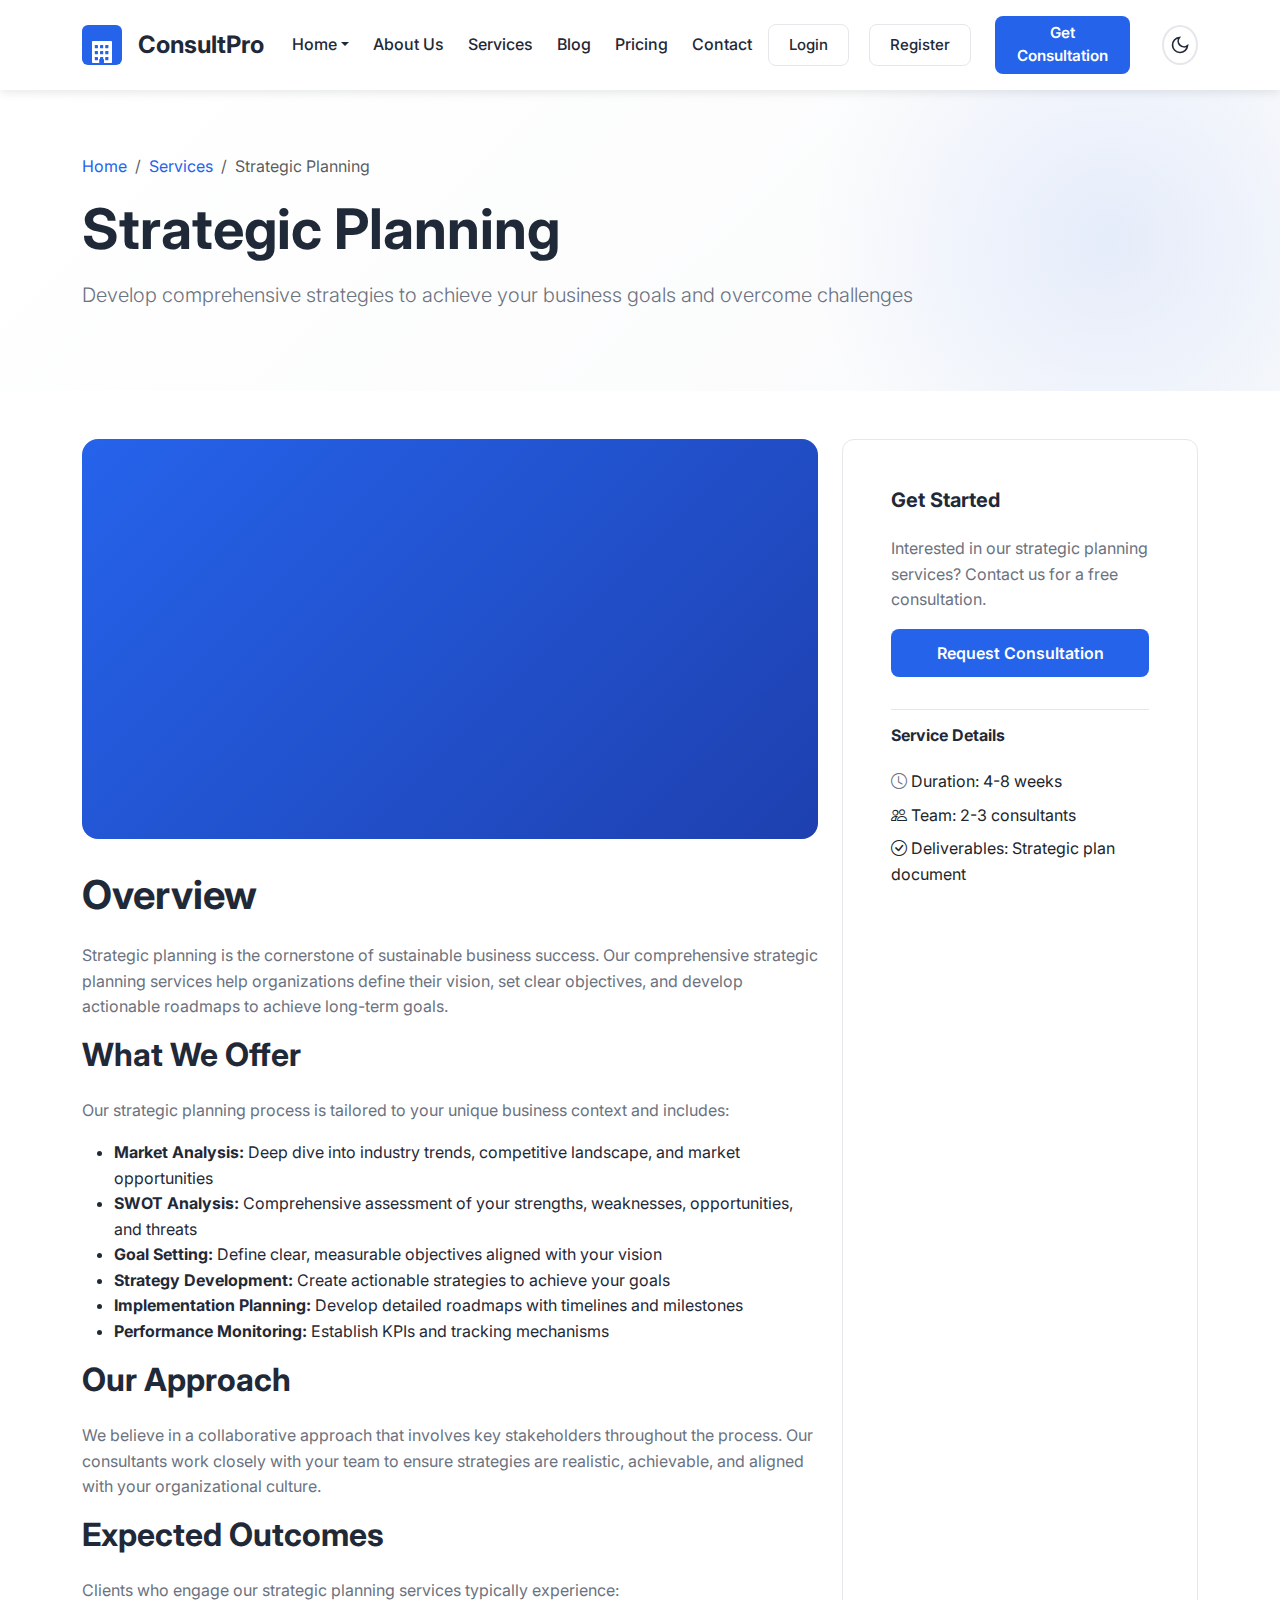
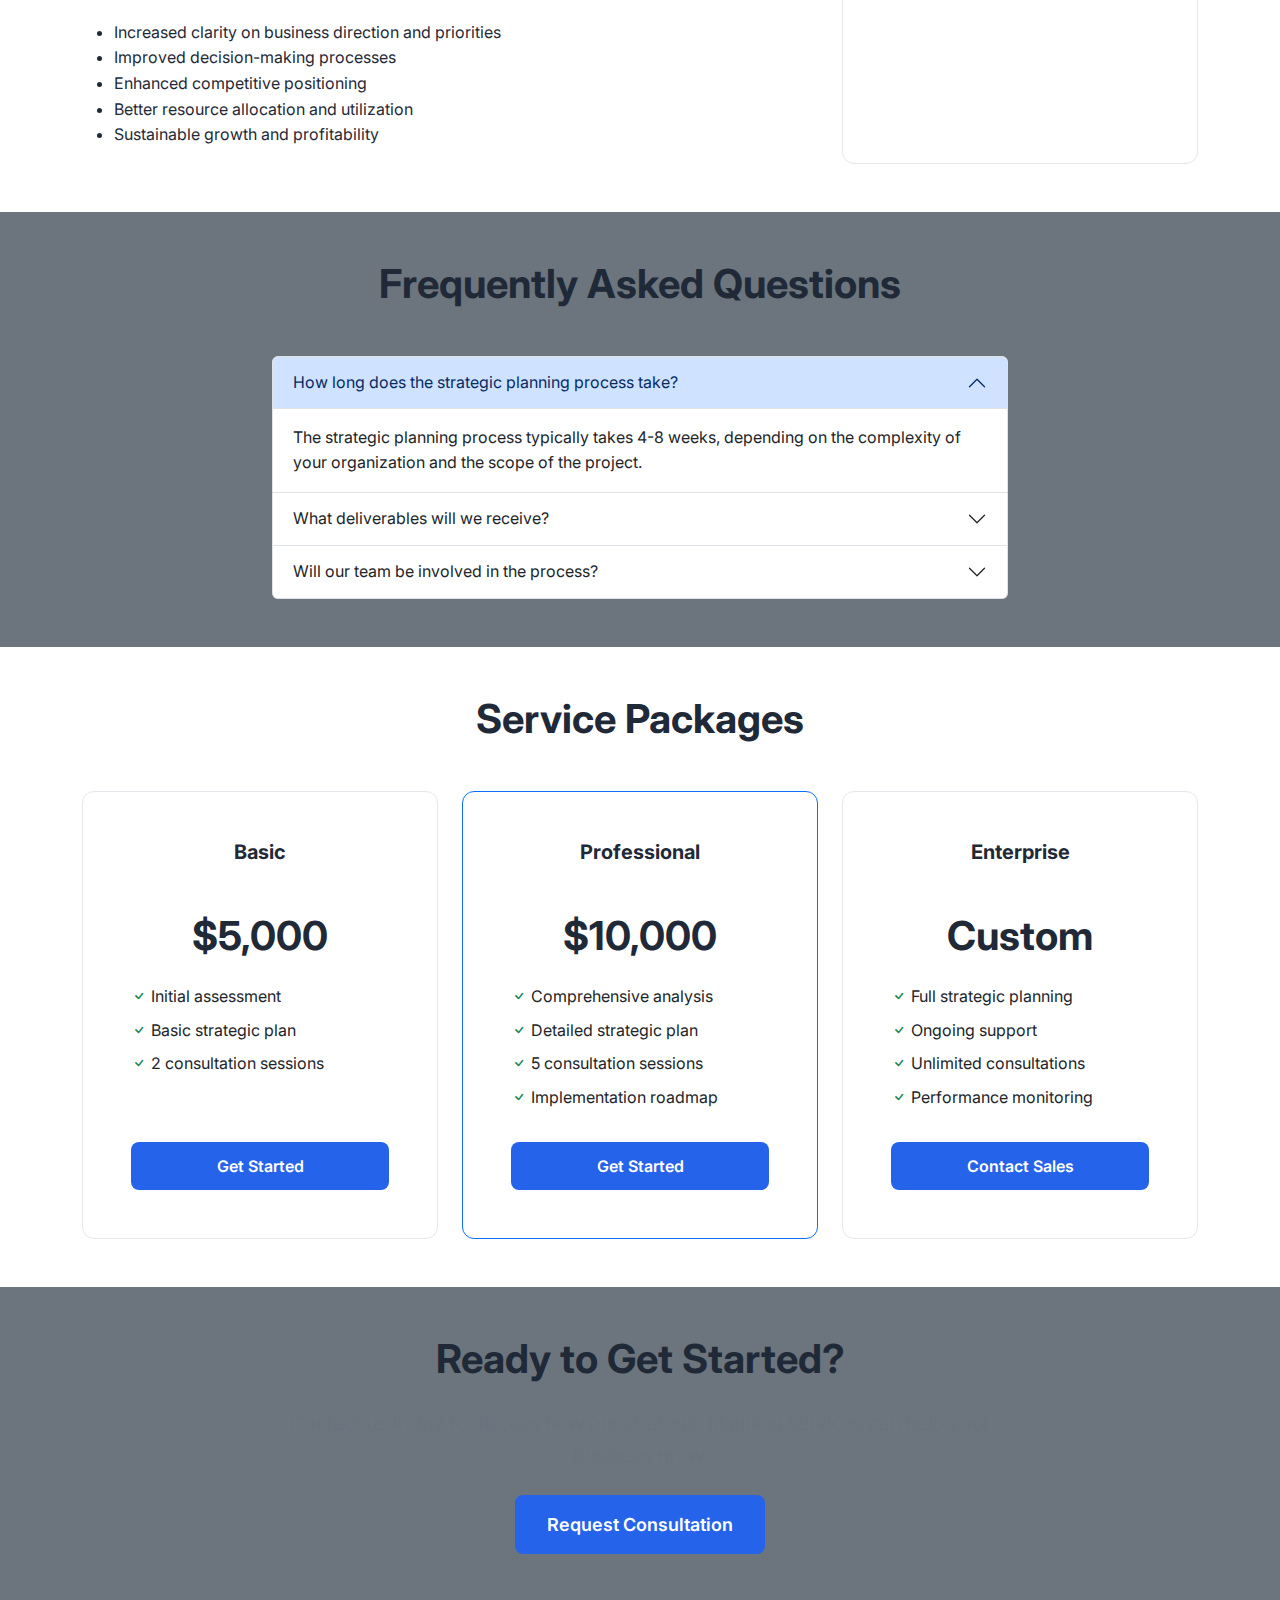
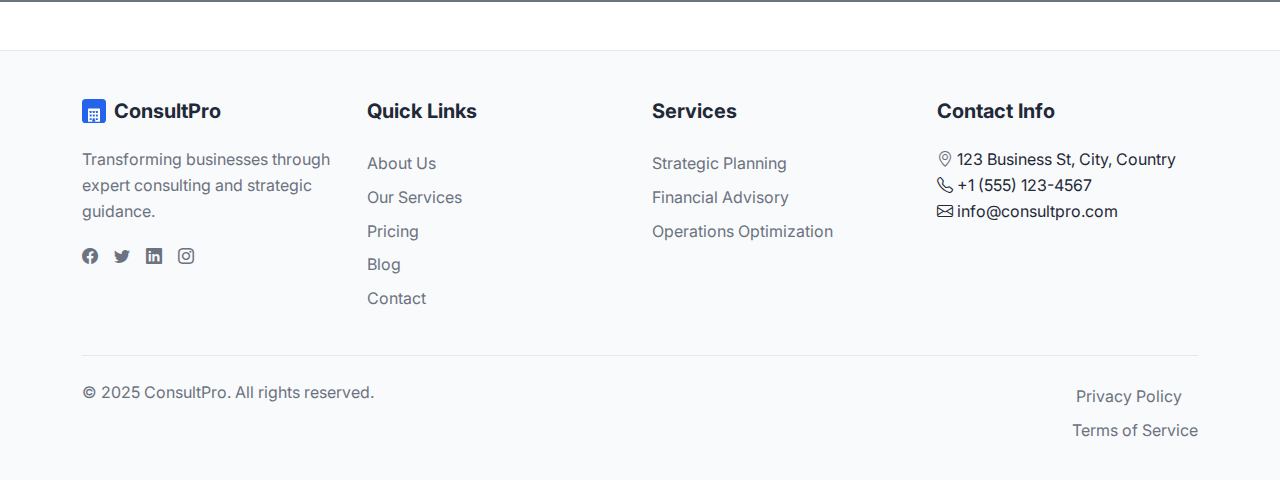
<file: pages/service-details.html>
<!DOCTYPE html>
<html lang="en" dir="ltr">
<head>
    <meta charset="UTF-8">
    <meta name="viewport" content="width=device-width, initial-scale=1.0">
    <meta http-equiv="X-UA-Compatible" content="IE=edge">
    <title>Strategic Planning Service Details | ConsultPro</title>
    <meta name="description" content="Comprehensive strategic planning services to help your business achieve long-term goals and competitive advantage.">
    <!-- Favicon -->
    <link rel="icon" type="image/svg+xml" href="../assets/images/favicon.svg">
    <link rel="icon" type="image/png" href="../assets/images/favicon.png">
    <link rel="apple-touch-icon" href="../assets/images/favicon.png">
    <link href="https://cdn.jsdelivr.net/npm/bootstrap@5.3.0/dist/css/bootstrap.min.css" rel="stylesheet">
    <link rel="stylesheet" href="https://cdn.jsdelivr.net/npm/bootstrap-icons@1.10.0/font/bootstrap-icons.css">
    <link href="https://fonts.googleapis.com/css2?family=Inter:wght@300;400;500;600;700;800&display=swap" rel="stylesheet">
    <link rel="stylesheet" href="../assets/css/style.css">
</head>
<body>
    <!-- Navbar -->
    <nav class="navbar navbar-expand-lg navbar-light bg-light">
        <div class="container">
            <a class="navbar-brand fw-bold" href="home-1.html">
                <img src="../assets/images/favicon.svg" alt="ConsultPro" height="40" width="40" class="me-2">
                ConsultPro
            </a>
            <button class="navbar-toggler" type="button" data-bs-toggle="collapse" data-bs-target="#navbarNav">
                <span class="navbar-toggler-icon"></span>
            </button>
            <div class="collapse navbar-collapse" id="navbarNav">
                <ul class="navbar-nav me-auto">
                    <li class="nav-item dropdown">
                        <a class="nav-link dropdown-toggle" href="#" data-bs-toggle="dropdown">Home</a>
                        <ul class="dropdown-menu">
                            <li><a class="dropdown-item" href="home-1.html">Home – General Services</a></li>
                            <li><a class="dropdown-item" href="home-2.html">Home – Niche / SaaS</a></li>
                        </ul>
                    </li>
                    <li class="nav-item"><a class="nav-link" href="about.html">About Us</a></li>
                    <li class="nav-item"><a class="nav-link active" href="services.html">Services</a></li>
                    <li class="nav-item"><a class="nav-link" href="blog.html">Blog</a></li>
                    <li class="nav-item"><a class="nav-link" href="pricing.html">Pricing</a></li>
                    <li class="nav-item"><a class="nav-link" href="contact.html">Contact</a></li>
                </ul>
                <div class="d-flex align-items-center">
                    <a href="login.html" class="navbar-btn btn-login me-2">Login</a>
                    <a href="register.html" class="navbar-btn btn-login me-3">Register</a>
                    <a href="contact.html" class="btn btn-primary me-3">Get Consultation</a>
                    <button class="theme-toggle" aria-label="Toggle dark mode"></button>
                </div>
            </div>
        </div>
    </nav>
    
    <!-- Service Header -->
    <section class="hero bg-secondary" style="padding: 4rem 0;">
        <div class="container">
            <nav aria-label="breadcrumb">
                <ol class="breadcrumb">
                    <li class="breadcrumb-item"><a href="home-1.html">Home</a></li>
                    <li class="breadcrumb-item"><a href="services.html">Services</a></li>
                    <li class="breadcrumb-item active">Strategic Planning</li>
                </ol>
            </nav>
            <h1 class="display-4 fw-bold mb-3">Strategic Planning</h1>
            <p class="lead">Develop comprehensive strategies to achieve your business goals and overcome challenges</p>
        </div>
    </section>
    
    <!-- Service Details -->
    <section class="section">
        <div class="container">
            <div class="row">
                <div class="col-lg-8">
                    <div style="height: 400px; background: linear-gradient(135deg, var(--primary-color), var(--secondary-color)); border-radius: 1rem; margin-bottom: 2rem;"></div>
                    
                    <h2>Overview</h2>
                    <p>Strategic planning is the cornerstone of sustainable business success. Our comprehensive strategic planning services help organizations define their vision, set clear objectives, and develop actionable roadmaps to achieve long-term goals.</p>
                    
                    <h3>What We Offer</h3>
                    <p>Our strategic planning process is tailored to your unique business context and includes:</p>
                    <ul>
                        <li><strong>Market Analysis:</strong> Deep dive into industry trends, competitive landscape, and market opportunities</li>
                        <li><strong>SWOT Analysis:</strong> Comprehensive assessment of your strengths, weaknesses, opportunities, and threats</li>
                        <li><strong>Goal Setting:</strong> Define clear, measurable objectives aligned with your vision</li>
                        <li><strong>Strategy Development:</strong> Create actionable strategies to achieve your goals</li>
                        <li><strong>Implementation Planning:</strong> Develop detailed roadmaps with timelines and milestones</li>
                        <li><strong>Performance Monitoring:</strong> Establish KPIs and tracking mechanisms</li>
                    </ul>
                    
                    <h3>Our Approach</h3>
                    <p>We believe in a collaborative approach that involves key stakeholders throughout the process. Our consultants work closely with your team to ensure strategies are realistic, achievable, and aligned with your organizational culture.</p>
                    
                    <h3>Expected Outcomes</h3>
                    <p>Clients who engage our strategic planning services typically experience:</p>
                    <ul>
                        <li>Increased clarity on business direction and priorities</li>
                        <li>Improved decision-making processes</li>
                        <li>Enhanced competitive positioning</li>
                        <li>Better resource allocation and utilization</li>
                        <li>Sustainable growth and profitability</li>
                    </ul>
                </div>
                
                <div class="col-lg-4">
                    <div class="card sticky-top" style="top: 100px;">
                        <div class="card-body">
                            <h5>Get Started</h5>
                            <p>Interested in our strategic planning services? Contact us for a free consultation.</p>
                            <a href="contact.html" class="btn btn-primary w-100 mb-3">Request Consultation</a>
                            <hr>
                            <h6>Service Details</h6>
                            <ul class="list-unstyled">
                                <li class="mb-2"><i class="bi bi-clock"></i> Duration: 4-8 weeks</li>
                                <li class="mb-2"><i class="bi bi-people"></i> Team: 2-3 consultants</li>
                                <li class="mb-2"><i class="bi bi-check-circle"></i> Deliverables: Strategic plan document</li>
                            </ul>
                        </div>
                    </div>
                </div>
            </div>
        </div>
    </section>
    
    <!-- FAQ Accordion -->
    <section class="section bg-secondary">
        <div class="container">
            <div class="section-title">
                <h2>Frequently Asked Questions</h2>
            </div>
            <div class="row justify-content-center">
                <div class="col-lg-8">
                    <div class="accordion" id="faqAccordion">
                        <div class="accordion-item">
                            <h2 class="accordion-header">
                                <button class="accordion-button" type="button" data-bs-toggle="collapse" data-bs-target="#faq1">
                                    How long does the strategic planning process take?
                                </button>
                            </h2>
                            <div id="faq1" class="accordion-collapse collapse show" data-bs-parent="#faqAccordion">
                                <div class="accordion-body">
                                    The strategic planning process typically takes 4-8 weeks, depending on the complexity of your organization and the scope of the project.
                                </div>
                            </div>
                        </div>
                        <div class="accordion-item">
                            <h2 class="accordion-header">
                                <button class="accordion-button collapsed" type="button" data-bs-toggle="collapse" data-bs-target="#faq2">
                                    What deliverables will we receive?
                                </button>
                            </h2>
                            <div id="faq2" class="accordion-collapse collapse" data-bs-parent="#faqAccordion">
                                <div class="accordion-body">
                                    You'll receive a comprehensive strategic plan document, executive summary, implementation roadmap, and presentation materials.
                                </div>
                            </div>
                        </div>
                        <div class="accordion-item">
                            <h2 class="accordion-header">
                                <button class="accordion-button collapsed" type="button" data-bs-toggle="collapse" data-bs-target="#faq3">
                                    Will our team be involved in the process?
                                </button>
                            </h2>
                            <div id="faq3" class="accordion-collapse collapse" data-bs-parent="#faqAccordion">
                                <div class="accordion-body">
                                    Yes, we believe in a collaborative approach. Your key stakeholders will be involved through workshops, interviews, and review sessions.
                                </div>
                            </div>
                        </div>
                    </div>
                </div>
            </div>
        </div>
    </section>
    
    <!-- Pricing Table -->
    <section class="section">
        <div class="container">
            <div class="section-title">
                <h2>Service Packages</h2>
            </div>
            <div class="row g-4">
                <div class="col-md-4">
                    <div class="card h-100">
                        <div class="card-body text-center d-flex flex-column">
                            <h5>Basic</h5>
                            <h2 class="my-4">$5,000</h2>
                            <ul class="list-unstyled text-start mb-4 flex-grow-1">
                                <li class="mb-2"><i class="bi bi-check text-success"></i> Initial assessment</li>
                                <li class="mb-2"><i class="bi bi-check text-success"></i> Basic strategic plan</li>
                                <li class="mb-2"><i class="bi bi-check text-success"></i> 2 consultation sessions</li>
                            </ul>
                            <a href="contact.html" class="btn btn-primary w-100 mt-auto">Get Started</a>
                        </div>
                    </div>
                </div>
                <div class="col-md-4">
                    <div class="card border-primary h-100">
                        <div class="card-body text-center d-flex flex-column">
                            <h5>Professional</h5>
                            <h2 class="my-4">$10,000</h2>
                            <ul class="list-unstyled text-start mb-4 flex-grow-1">
                                <li class="mb-2"><i class="bi bi-check text-success"></i> Comprehensive analysis</li>
                                <li class="mb-2"><i class="bi bi-check text-success"></i> Detailed strategic plan</li>
                                <li class="mb-2"><i class="bi bi-check text-success"></i> 5 consultation sessions</li>
                                <li class="mb-2"><i class="bi bi-check text-success"></i> Implementation roadmap</li>
                            </ul>
                            <a href="contact.html" class="btn btn-primary w-100 mt-auto">Get Started</a>
                        </div>
                    </div>
                </div>
                <div class="col-md-4">
                    <div class="card h-100">
                        <div class="card-body text-center d-flex flex-column">
                            <h5>Enterprise</h5>
                            <h2 class="my-4">Custom</h2>
                            <ul class="list-unstyled text-start mb-4 flex-grow-1">
                                <li class="mb-2"><i class="bi bi-check text-success"></i> Full strategic planning</li>
                                <li class="mb-2"><i class="bi bi-check text-success"></i> Ongoing support</li>
                                <li class="mb-2"><i class="bi bi-check text-success"></i> Unlimited consultations</li>
                                <li class="mb-2"><i class="bi bi-check text-success"></i> Performance monitoring</li>
                            </ul>
                            <a href="contact.html" class="btn btn-primary w-100 mt-auto">Contact Sales</a>
                        </div>
                    </div>
                </div>
            </div>
        </div>
    </section>
    
    <!-- Inquiry CTA -->
    <section class="section bg-secondary">
        <div class="container">
            <div class="row justify-content-center">
                <div class="col-lg-8 text-center">
                    <h2>Ready to Get Started?</h2>
                    <p class="lead mb-4">Contact us today to discuss how our strategic planning services can help your business grow.</p>
                    <a href="contact.html" class="btn btn-primary btn-lg">Request Consultation</a>
                </div>
            </div>
        </div>
    </section>
    
    <!-- Footer -->
    <footer class="footer">
        <div class="container">
            <div class="row g-4">
                <div class="col-md-6 col-lg-3">
                    <h5 class="d-inline-flex align-items-center gap-2 mb-0" style="margin-bottom: var(--spacing-md) !important;">
                        <img src="../assets/images/favicon.svg" alt="ConsultPro" height="24" width="24">
                        ConsultPro
                    </h5>
                    <p>Transforming businesses through expert consulting and strategic guidance.</p>
                    <div class="d-flex gap-3 mt-3">
                        <a href="#" aria-label="Facebook"><i class="bi bi-facebook"></i></a>
                        <a href="#" aria-label="Twitter"><i class="bi bi-twitter"></i></a>
                        <a href="#" aria-label="LinkedIn"><i class="bi bi-linkedin"></i></a>
                        <a href="#" aria-label="Instagram"><i class="bi bi-instagram"></i></a>
                    </div>
                </div>
                <div class="col-md-6 col-lg-3">
                    <h5>Quick Links</h5>
                    <ul class="list-unstyled">
                        <li><a href="about.html">About Us</a></li>
                        <li><a href="services.html">Our Services</a></li>
                        <li><a href="pricing.html">Pricing</a></li>
                        <li><a href="blog.html">Blog</a></li>
                        <li><a href="contact.html">Contact</a></li>
                    </ul>
                </div>
                <div class="col-md-6 col-lg-3">
                    <h5>Services</h5>
                    <ul class="list-unstyled">
                        <li><a href="service-details.html">Strategic Planning</a></li>
                        <li><a href="service-details.html">Financial Advisory</a></li>
                        <li><a href="service-details.html">Operations Optimization</a></li>
                    </ul>
                </div>
                <div class="col-md-6 col-lg-3">
                    <h5>Contact Info</h5>
                    <ul class="list-unstyled">
                        <li><i class="bi bi-geo-alt"></i> 123 Business St, City, Country</li>
                        <li><i class="bi bi-telephone"></i> +1 (555) 123-4567</li>
                        <li><i class="bi bi-envelope"></i> info@consultpro.com</li>
                    </ul>
                </div>
            </div>
            <hr class="my-4" style="border-color: var(--border-color);">
            <div class="row">
                <div class="col-md-6"><p class="mb-0">&copy; 2025 ConsultPro. All rights reserved.</p></div>
                <div class="col-md-6 text-md-end">
                    <a href="#" class="text-muted me-3">Privacy Policy</a>
                    <a href="#" class="text-muted">Terms of Service</a>
                </div>
            </div>
        </div>
    </footer>
    
    <script src="https://cdn.jsdelivr.net/npm/bootstrap@5.3.0/dist/js/bootstrap.bundle.min.js"></script>
    <script src="../assets/js/theme.js"></script>
    <script src="../assets/js/main.js"></script>
</body>
</html>
</file>
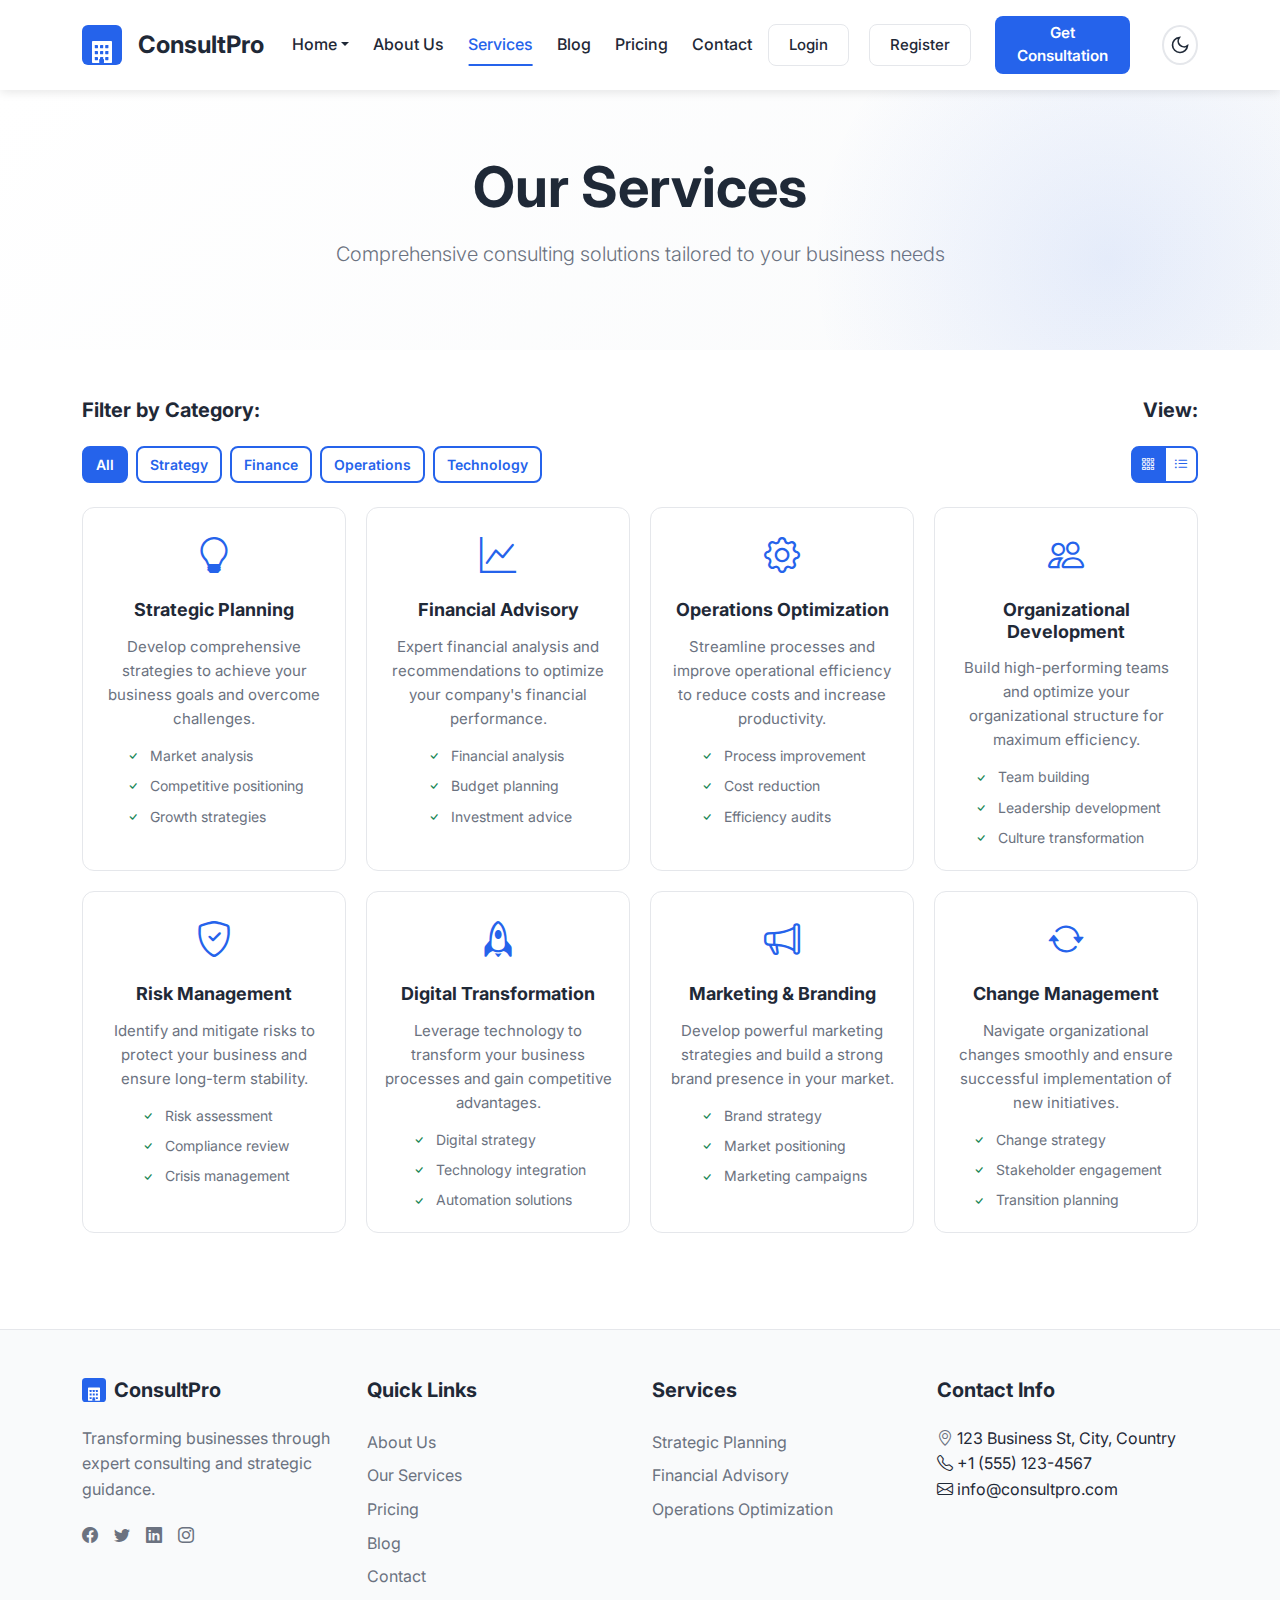
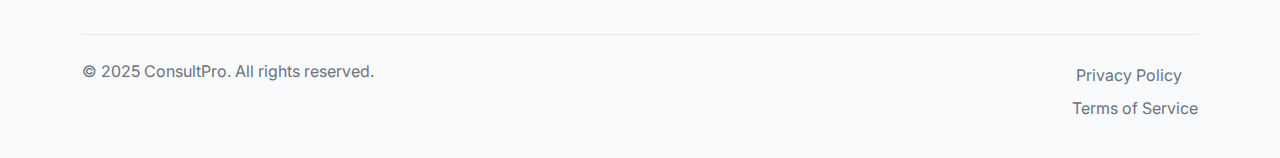
<file: pages/services.html>
<!DOCTYPE html>
<html lang="en" dir="ltr">
<head>
    <meta charset="UTF-8">
    <meta name="viewport" content="width=device-width, initial-scale=1.0">
    <meta http-equiv="X-UA-Compatible" content="IE=edge">
    <title>Our Services - Business Consulting | ConsultPro</title>
    <meta name="description" content="Comprehensive business consulting services including strategic planning, financial advisory, operations optimization, and more.">
    <!-- Favicon -->
    <link rel="icon" type="image/svg+xml" href="../assets/images/favicon.svg">
    <link rel="icon" type="image/png" href="../assets/images/favicon.png">
    <link rel="apple-touch-icon" href="../assets/images/favicon.png">
    <link href="https://cdn.jsdelivr.net/npm/bootstrap@5.3.0/dist/css/bootstrap.min.css" rel="stylesheet">
    <link rel="stylesheet" href="https://cdn.jsdelivr.net/npm/bootstrap-icons@1.10.0/font/bootstrap-icons.css">
    <link href="https://fonts.googleapis.com/css2?family=Inter:wght@300;400;500;600;700;800&display=swap" rel="stylesheet">
    <link rel="stylesheet" href="../assets/css/style.css">
    <style>
        /* Center align service card headings - base styles */
        .service-item .card-title {
            text-align: center;
        }
        
        .service-item .card-body {
            text-align: center;
        }
        
        .service-item .service-icon {
            text-align: center;
            display: flex;
            justify-content: center;
            margin-bottom: 1rem;
        }
        
        .service-item .list-unstyled {
            text-align: center;
            display: flex;
            flex-direction: column;
            align-items: center;
            margin: 0 auto;
        }
        
        .service-item .list-unstyled li {
            display: flex;
            align-items: center;
            justify-content: center;
            margin-bottom: 0.5rem;
        }
        
        .service-item .list-unstyled li i {
            margin-right: 0.5rem;
        }
        
        /* Grid view - Centered vertical layout: Icon, Heading, Paragraph, List */
        /* Desktop inline/grid view only */
        @media (min-width: 992px) {
            /* Ensure all cards have same width and reduced size */
            .services-container.grid-view {
                display: grid;
                grid-template-columns: repeat(auto-fill, minmax(250px, 1fr));
                gap: 1.25rem;
                max-width: 100%;
            }
            
            .service-item.grid-item.card {
                width: 100%;
                box-sizing: border-box;
                max-width: 100%;
                padding: 0 !important;
            }
            
            /* Centered vertical layout for card body */
            .service-item.grid-item .card-body {
                display: flex;
                flex-direction: column;
                align-items: center;
                text-align: center;
                padding: 1.25rem 1rem !important;
                box-sizing: border-box !important;
                width: 100%;
                gap: 0;
            }
            
            /* Icon - centered, smaller size */
            .service-item.grid-item .service-icon {
                margin: 0 auto 0.875rem auto !important;
                padding: 0 !important;
                display: flex;
                align-items: center;
                justify-content: center;
                width: auto !important;
                font-size: 2.25rem !important;
            }
            
            /* Title - centered */
            .service-item.grid-item .card-title {
                text-align: center !important;
                margin: 0 0 0.875rem 0 !important;
                padding: 0 !important;
                width: 100% !important;
                box-sizing: border-box !important;
                font-size: 1.125rem !important;
            }
            
            /* Paragraph - centered */
            .service-item.grid-item .card-text {
                text-align: center !important;
                margin: 0 0 0.875rem 0 !important;
                padding: 0 !important;
                width: 100% !important;
                max-width: 100% !important;
                box-sizing: border-box !important;
                overflow-wrap: break-word;
                word-wrap: break-word;
                font-size: 0.9375rem !important;
            }
            
            /* Bullet list - centered with aligned tick symbols */
            .service-item.grid-item .list-unstyled {
                margin: 0 auto !important;
                padding: 0 !important;
                width: auto !important;
                max-width: fit-content !important;
                display: flex !important;
                flex-direction: column !important;
                justify-content: center !important;
                align-items: flex-start !important;
                text-align: left !important;
                box-sizing: border-box !important;
                list-style: none;
                gap: 0.5rem;
            }
            
            .service-item.grid-item .list-unstyled li {
                text-align: left !important;
                display: flex !important;
                align-items: center !important;
                justify-content: flex-start !important;
                margin: 0 !important;
                width: 100% !important;
                white-space: normal !important;
                font-size: 0.875rem !important;
            }
            
            /* Ensure all tick symbols align vertically at the same starting position */
            .service-item.grid-item .list-unstyled li i {
                margin-right: 0.5rem !important;
                margin-left: 0 !important;
                order: 0;
                flex-shrink: 0;
                width: 1.125rem !important;
                min-width: 1.125rem !important;
                max-width: 1.125rem !important;
                text-align: center !important;
                display: inline-flex !important;
                align-items: center !important;
                justify-content: center !important;
                flex-basis: 1.125rem !important;
            }
        }
        
        /* List view - Consistent spacing fix (applies to all screen sizes) - FORCE consistent spacing */
        .service-item.list-item .list-unstyled li i.bi-check,
        .service-item.list-item .list-unstyled li i,
        .service-item.list-item ul.list-unstyled li i,
        .service-item.list-item .list-unstyled li i.text-success {
            margin-right: 6px !important;
            margin-left: 0 !important;
            margin-top: 0 !important;
            margin-bottom: 0 !important;
            padding: 0 !important;
        }
        
        .service-item.list-item .list-unstyled li {
            gap: 0 !important;
        }
        
        /* Ensure Organizational Development list items text stays on single line and aligns properly */
        .service-item.list-item .list-unstyled li.org-dev-list-item {
            display: flex !important;
            align-items: center !important;
            justify-content: flex-start !important;
            white-space: nowrap !important;
            flex-wrap: nowrap !important;
            width: 100% !important;
            padding-left: 0 !important;
            margin-left: 0 !important;
        }
        
        .service-item.list-item .list-unstyled li.org-dev-list-item i {
            flex-shrink: 0 !important;
            margin-right: 6px !important;
            margin-left: 0 !important;
        }
        
        /* Ensure Change Management list items text stays on single line and aligns properly */
        .service-item.list-item .list-unstyled li.change-mgmt-list-item {
            display: flex !important;
            align-items: center !important;
            justify-content: flex-start !important;
            white-space: nowrap !important;
            flex-wrap: nowrap !important;
            width: 100% !important;
            padding-left: 0 !important;
            margin-left: 0 !important;
        }
        
        .service-item.list-item .list-unstyled li.change-mgmt-list-item i {
            flex-shrink: 0 !important;
            margin-right: 6px !important;
            margin-left: 0 !important;
        }
        
        /* List view - Fixed margin alignment for all columns across all cards */
        @media (min-width: 992px) {
            .service-item.list-item .card-body {
                display: grid !important;
                grid-template-columns: 90px 180px 1fr 180px !important;
                gap: 1.5rem !important;
                align-items: start !important;
                padding: 1.5rem !important;
                box-sizing: border-box !important;
            }
            
            /* Column 1: Icon - fixed width, aligned from fixed margin */
            .service-item.list-item .service-icon {
                grid-column: 1;
                width: 90px !important;
                min-width: 90px !important;
                max-width: 90px !important;
                display: flex !important;
                align-items: center !important;
                justify-content: center !important;
                margin: 0 !important;
                padding: 0 !important;
                font-size: 2.5rem !important;
            }
            
            /* Column 2: Title - fixed width, aligned from fixed margin */
            .service-item.list-item .card-title {
                grid-column: 2;
                margin: 0 !important;
                padding: 0 !important;
                width: 180px !important;
                min-width: 180px !important;
                max-width: 180px !important;
                text-align: left !important;
                box-sizing: border-box !important;
            }
            
            /* Column 3: Paragraph - flexible width, aligned from fixed margin */
            .service-item.list-item .card-text {
                grid-column: 3;
                margin: 0 !important;
                padding: 0 !important;
                text-align: left !important;
                box-sizing: border-box !important;
            }
            
            /* Column 4: List - fixed width, aligned from fixed margin */
            .service-item.list-item .list-unstyled {
                grid-column: 4;
                display: flex !important;
                flex-direction: column !important;
                align-items: flex-start !important;
                padding: 0 !important;
                padding-left: 0 !important;
                margin: 0 !important;
                margin-left: 0 !important;
                width: 180px !important;
                min-width: 180px !important;
                max-width: 180px !important;
                box-sizing: border-box !important;
            }
            
            .service-item.list-item .list-unstyled li {
                display: flex !important;
                align-items: center !important;
                justify-content: flex-start !important;
                white-space: normal !important;
                flex-wrap: nowrap !important;
                width: 100% !important;
                padding: 0 !important;
                padding-left: 0 !important;
                margin: 0 0 0.5rem 0 !important;
                margin-left: 0 !important;
                text-indent: 0 !important;
                gap: 0 !important;
                letter-spacing: 0 !important;
                word-spacing: 0 !important;
            }
            
            .service-item.list-item .list-unstyled li:last-child {
                margin-bottom: 0 !important;
            }
            
            /* Ensure all tick symbols have EXACTLY the same spacing - this is the only spacing mechanism */
            .service-item.list-item .list-unstyled li i.bi-check,
            .service-item.list-item .list-unstyled li i {
                flex-shrink: 0 !important;
                width: 1.125rem !important;
                min-width: 1.125rem !important;
                max-width: 1.125rem !important;
                flex-basis: 1.125rem !important;
                text-align: center !important;
                margin: 0 !important;
                margin-right: 6px !important;
                padding: 0 !important;
                display: inline-flex !important;
                align-items: center !important;
                justify-content: center !important;
                vertical-align: middle !important;
                box-sizing: border-box !important;
            }
            
            /* Ensure Organizational Development list items text stays on single line in desktop view */
            .service-item.list-item .list-unstyled li.org-dev-list-item {
                display: flex !important;
                align-items: center !important;
                justify-content: flex-start !important;
                white-space: nowrap !important;
                flex-wrap: nowrap !important;
                width: 100% !important;
                padding-left: 0 !important;
                margin-left: 0 !important;
            }
            
            .service-item.list-item .list-unstyled li.org-dev-list-item i {
                flex-shrink: 0 !important;
                margin-right: 6px !important;
                margin-left: 0 !important;
            }
            
            /* Ensure Change Management list items text stays on single line in desktop view */
            .service-item.list-item .list-unstyled li.change-mgmt-list-item {
                display: flex !important;
                align-items: center !important;
                justify-content: flex-start !important;
                white-space: nowrap !important;
                flex-wrap: nowrap !important;
                width: 100% !important;
                padding-left: 0 !important;
                margin-left: 0 !important;
            }
            
            .service-item.list-item .list-unstyled li.change-mgmt-list-item i {
                flex-shrink: 0 !important;
                margin-right: 6px !important;
                margin-left: 0 !important;
            }
            
            /* Remove ALL spacing from text nodes and ensure consistent spacing */
            .service-item.list-item .list-unstyled li {
                font-size: 0.875rem !important;
            }
            
            /* Force remove any spacing that might come from text nodes or whitespace */
            .service-item.list-item .list-unstyled li::before,
            .service-item.list-item .list-unstyled li::after {
                content: none !important;
            }
            
            /* Ensure text content has zero margin/padding */
            .service-item.list-item .list-unstyled li > *:not(i) {
                margin: 0 !important;
                padding: 0 !important;
            }
        }
        
        /* Mobile list view - stack vertically */
        @media (max-width: 991px) {
            .service-item.list-item .list-unstyled {
                display: flex !important;
                flex-direction: column !important;
                align-items: flex-start !important;
                padding-left: 0 !important;
                margin-left: 0 !important;
            }
            
            .service-item.list-item .list-unstyled li {
                display: flex !important;
                align-items: center !important;
                white-space: nowrap !important;
                flex-wrap: nowrap !important;
                width: 100% !important;
                padding-left: 0 !important;
                margin-left: 0 !important;
                text-indent: 0 !important;
            }
            
            .service-item.list-item .list-unstyled li i {
                flex-shrink: 0 !important;
                width: 1.25rem !important;
                min-width: 1.25rem !important;
                text-align: left !important;
                margin-right: 0.75rem !important;
                margin-left: 0 !important;
                display: inline-block !important;
            }
        }
        
        /* Reduce CTA button sizes */
        .category-filter {
            font-size: 0.875rem;
            padding: 0.375rem 0.75rem;
        }
        
        .view-toggle-btn {
            font-size: 0.875rem;
            padding: 0.375rem 0.5rem;
        }
        
        /* Mobile view fixes for services page */
        @media (max-width: 768px) {
            /* Ensure container is centered and full width */
            .container {
                width: 100% !important;
                max-width: 100% !important;
                padding-left: 1rem !important;
                padding-right: 1rem !important;
                margin-left: auto !important;
                margin-right: auto !important;
            }
            
            /* Center filter and view toggle section */
            .row.mb-4 {
                text-align: center;
            }
            
            .row.mb-4 .col-md-6 {
                text-align: center !important;
                margin-bottom: 1rem;
            }
            
            .row.mb-4 .col-md-6:last-child {
                margin-bottom: 0;
            }
            
            .row.mb-4 h5 {
                text-align: center !important;
                margin-bottom: 0.5rem;
            }
            
            .row.mb-4 .d-flex {
                justify-content: center !important;
            }
            
            .row.mb-4 .text-md-end {
                text-align: center !important;
            }
            
            /* Fix grid view on mobile */
            .services-container.grid-view {
                grid-template-columns: 1fr !important;
                gap: 1rem !important;
            }
            
            /* Fix list view on mobile - stack vertically */
            .services-container.list-view {
                display: block !important;
            }
            
            .service-item.list-item {
                flex-direction: column !important;
                width: 100% !important;
                margin-bottom: 1rem !important;
            }
            
            .service-item.list-item .card-body {
                flex-direction: column !important;
                align-items: center !important;
                text-align: center !important;
                gap: 1rem !important;
                padding: 1.5rem !important;
            }
            
            .service-item.list-item .service-icon {
                margin: 0 auto !important;
            }
            
            /* Center all service card content on mobile */
            .service-item .card-body {
                text-align: center !important;
            }
            
            .service-item .card-title {
                text-align: center !important;
            }
            
            .service-item .card-text {
                text-align: center !important;
            }
            
            /* Center service lists */
            .service-item .list-unstyled {
                text-align: center !important;
                display: block !important;
                margin: 0 auto !important;
            }
            
            .service-item .list-unstyled li {
                text-align: center !important;
                justify-content: center !important;
            }
            
            /* Ensure cards are full width on mobile */
            .service-item.card {
                width: 100% !important;
                margin-left: 0 !important;
                margin-right: 0 !important;
            }
        }
    </style>
</head>
<body>
    <!-- Navbar -->
    <nav class="navbar navbar-expand-lg navbar-light bg-light">
        <div class="container">
            <a class="navbar-brand fw-bold" href="home-1.html">
                <img src="../assets/images/favicon.svg" alt="ConsultPro" height="40" width="40" class="me-2">
                ConsultPro
            </a>
            <button class="navbar-toggler" type="button" data-bs-toggle="collapse" data-bs-target="#navbarNav">
                <span class="navbar-toggler-icon"></span>
            </button>
            <div class="collapse navbar-collapse" id="navbarNav">
                <ul class="navbar-nav me-auto">
                    <li class="nav-item dropdown">
                        <a class="nav-link dropdown-toggle" href="#" data-bs-toggle="dropdown">Home</a>
                        <ul class="dropdown-menu">
                            <li><a class="dropdown-item" href="home-1.html">Home – General Services</a></li>
                            <li><a class="dropdown-item" href="home-2.html">Home – Niche / SaaS</a></li>
                        </ul>
                    </li>
                    <li class="nav-item"><a class="nav-link" href="about.html">About Us</a></li>
                    <li class="nav-item"><a class="nav-link active" href="services.html">Services</a></li>
                    <li class="nav-item"><a class="nav-link" href="blog.html">Blog</a></li>
                    <li class="nav-item"><a class="nav-link" href="pricing.html">Pricing</a></li>
                    <li class="nav-item"><a class="nav-link" href="contact.html">Contact</a></li>
                </ul>
                <div class="d-flex align-items-center">
                    <a href="login.html" class="navbar-btn btn-login me-2">Login</a>
                    <a href="register.html" class="navbar-btn btn-login me-3">Register</a>
                    <a href="contact.html" class="btn btn-primary me-3">Get Consultation</a>
                    <button class="theme-toggle" aria-label="Toggle dark mode"></button>
                </div>
            </div>
        </div>
    </nav>
    
    <!-- Page Header -->
    <section class="hero bg-secondary" style="padding: 4rem 0;">
        <div class="container text-center">
            <h1 class="display-4 fw-bold mb-3">Our Services</h1>
            <p class="lead">Comprehensive consulting solutions tailored to your business needs</p>
        </div>
    </section>
    
    <!-- Services Section with Filters -->
    <section class="section">
        <div class="container">
            <!-- Filter and View Toggle -->
            <div class="row mb-4">
                <div class="col-md-6">
                    <h5>Filter by Category:</h5>
                    <div class="d-flex gap-2 flex-wrap">
                        <button class="btn btn-outline category-filter active" data-category="all">All</button>
                        <button class="btn btn-outline category-filter" data-category="strategy">Strategy</button>
                        <button class="btn btn-outline category-filter" data-category="finance">Finance</button>
                        <button class="btn btn-outline category-filter" data-category="operations">Operations</button>
                        <button class="btn btn-outline category-filter" data-category="technology">Technology</button>
                    </div>
                </div>
                <div class="col-md-6 text-md-end">
                    <h5>View:</h5>
                    <div class="btn-group" role="group">
                        <button type="button" class="btn btn-outline view-toggle-btn active" id="gridView" aria-label="Grid view">
                            <i class="bi bi-grid-3x3-gap"></i>
                        </button>
                        <button type="button" class="btn btn-outline view-toggle-btn" id="listView" aria-label="List view">
                            <i class="bi bi-list-ul"></i>
                        </button>
                    </div>
                </div>
            </div>
            
            <!-- Services Container -->
            <div class="services-container grid-view" id="servicesContainer">
                <!-- Service 1 -->
                <div class="service-item grid-item card" data-category="strategy">
                    <div class="card-body">
                        <div class="service-icon mb-3" style="font-size: 3rem; color: var(--primary-color);">
                            <i class="bi bi-lightbulb"></i>
                        </div>
                        <h5 class="card-title">Strategic Planning</h5>
                        <p class="card-text">Develop comprehensive strategies to achieve your business goals and overcome challenges.</p>
                        <ul class="list-unstyled small text-muted mb-3">
                            <li><i class="bi bi-check text-success"></i> Market analysis</li>
                            <li><i class="bi bi-check text-success"></i> Competitive positioning</li>
                            <li><i class="bi bi-check text-success"></i> Growth strategies</li>
                        </ul>
                    </div>
                </div>
                
                <!-- Service 2 -->
                <div class="service-item grid-item card" data-category="finance">
                    <div class="card-body">
                        <div class="service-icon mb-3" style="font-size: 3rem; color: var(--primary-color);">
                            <i class="bi bi-graph-up"></i>
                        </div>
                        <h5 class="card-title">Financial Advisory</h5>
                        <p class="card-text">Expert financial analysis and recommendations to optimize your company's financial performance.</p>
                        <ul class="list-unstyled small text-muted mb-3">
                            <li><i class="bi bi-check text-success"></i> Financial analysis</li>
                            <li><i class="bi bi-check text-success"></i> Budget planning</li>
                            <li><i class="bi bi-check text-success"></i> Investment advice</li>
                        </ul>
                    </div>
                </div>
                
                <!-- Service 3 -->
                <div class="service-item grid-item card" data-category="operations">
                    <div class="card-body">
                        <div class="service-icon mb-3" style="font-size: 3rem; color: var(--primary-color);">
                            <i class="bi bi-gear"></i>
                        </div>
                        <h5 class="card-title">Operations Optimization</h5>
                        <p class="card-text">Streamline processes and improve operational efficiency to reduce costs and increase productivity.</p>
                        <ul class="list-unstyled small text-muted mb-3">
                            <li><i class="bi bi-check text-success"></i> Process improvement</li>
                            <li><i class="bi bi-check text-success"></i> Cost reduction</li>
                            <li><i class="bi bi-check text-success"></i> Efficiency audits</li>
                        </ul>
                    </div>
                </div>
                
                <!-- Service 4 -->
                <div class="service-item grid-item card" data-category="operations">
                    <div class="card-body">
                        <div class="service-icon mb-3" style="font-size: 3rem; color: var(--primary-color);">
                            <i class="bi bi-people"></i>
                        </div>
                        <h5 class="card-title">Organizational Development</h5>
                        <p class="card-text">Build high-performing teams and optimize your organizational structure for maximum efficiency.</p>
                        <ul class="list-unstyled small text-muted mb-3">
                            <li class="org-dev-list-item"><i class="bi bi-check text-success"></i> Team building</li>
                            <li class="org-dev-list-item"><i class="bi bi-check text-success"></i> Leadership development</li>
                            <li class="org-dev-list-item"><i class="bi bi-check text-success"></i> Culture transformation</li>
                        </ul>
                    </div>
                </div>
                
                <!-- Service 5 -->
                <div class="service-item grid-item card" data-category="strategy">
                    <div class="card-body">
                        <div class="service-icon mb-3" style="font-size: 3rem; color: var(--primary-color);">
                            <i class="bi bi-shield-check"></i>
                        </div>
                        <h5 class="card-title">Risk Management</h5>
                        <p class="card-text">Identify and mitigate risks to protect your business and ensure long-term stability.</p>
                        <ul class="list-unstyled small text-muted mb-3">
                            <li><i class="bi bi-check text-success"></i> Risk assessment</li>
                            <li><i class="bi bi-check text-success"></i> Compliance review</li>
                            <li><i class="bi bi-check text-success"></i> Crisis management</li>
                        </ul>
                    </div>
                </div>
                
                <!-- Service 6 -->
                <div class="service-item grid-item card" data-category="technology">
                    <div class="card-body">
                        <div class="service-icon mb-3" style="font-size: 3rem; color: var(--primary-color);">
                            <i class="bi bi-rocket"></i>
                        </div>
                        <h5 class="card-title">Digital Transformation</h5>
                        <p class="card-text">Leverage technology to transform your business processes and gain competitive advantages.</p>
                        <ul class="list-unstyled small text-muted mb-3">
                            <li><i class="bi bi-check text-success"></i> Digital strategy</li>
                            <li><i class="bi bi-check text-success"></i> Technology integration</li>
                            <li><i class="bi bi-check text-success"></i> Automation solutions</li>
                        </ul>
                    </div>
                </div>
                
                <!-- Service 7 -->
                <div class="service-item grid-item card" data-category="strategy">
                    <div class="card-body">
                        <div class="service-icon mb-3" style="font-size: 3rem; color: var(--primary-color);">
                            <i class="bi bi-megaphone"></i>
                        </div>
                        <h5 class="card-title">Marketing & Branding</h5>
                        <p class="card-text">Develop powerful marketing strategies and build a strong brand presence in your market.</p>
                        <ul class="list-unstyled small text-muted mb-3">
                            <li><i class="bi bi-check text-success"></i> Brand strategy</li>
                            <li><i class="bi bi-check text-success"></i> Market positioning</li>
                            <li><i class="bi bi-check text-success"></i> Marketing campaigns</li>
                        </ul>
                    </div>
                </div>
                
                <!-- Service 8 -->
                <div class="service-item grid-item card" data-category="operations">
                    <div class="card-body">
                        <div class="service-icon mb-3" style="font-size: 3rem; color: var(--primary-color);">
                            <i class="bi bi-arrow-repeat"></i>
                        </div>
                        <h5 class="card-title">Change Management</h5>
                        <p class="card-text">Navigate organizational changes smoothly and ensure successful implementation of new initiatives.</p>
                        <ul class="list-unstyled small text-muted mb-3">
                            <li class="change-mgmt-list-item"><i class="bi bi-check text-success"></i> Change strategy</li>
                            <li class="change-mgmt-list-item"><i class="bi bi-check text-success"></i> Stakeholder engagement</li>
                            <li class="change-mgmt-list-item"><i class="bi bi-check text-success"></i> Transition planning</li>
                        </ul>
                    </div>
                </div>
            </div>
        </div>
    </section>
    
    <!-- Footer -->
    <footer class="footer">
        <div class="container">
            <div class="row g-4">
                <div class="col-md-6 col-lg-3">
                    <h5 class="d-inline-flex align-items-center gap-2 mb-0" style="margin-bottom: var(--spacing-md) !important;">
                        <img src="../assets/images/favicon.svg" alt="ConsultPro" height="24" width="24">
                        ConsultPro
                    </h5>
                    <p>Transforming businesses through expert consulting and strategic guidance.</p>
                    <div class="d-flex gap-3 mt-3">
                        <a href="#" aria-label="Facebook"><i class="bi bi-facebook"></i></a>
                        <a href="#" aria-label="Twitter"><i class="bi bi-twitter"></i></a>
                        <a href="#" aria-label="LinkedIn"><i class="bi bi-linkedin"></i></a>
                        <a href="#" aria-label="Instagram"><i class="bi bi-instagram"></i></a>
                    </div>
                </div>
                <div class="col-md-6 col-lg-3">
                    <h5>Quick Links</h5>
                    <ul class="list-unstyled">
                        <li><a href="about.html">About Us</a></li>
                        <li><a href="services.html">Our Services</a></li>
                        <li><a href="pricing.html">Pricing</a></li>
                        <li><a href="blog.html">Blog</a></li>
                        <li><a href="contact.html">Contact</a></li>
                    </ul>
                </div>
                <div class="col-md-6 col-lg-3">
                    <h5>Services</h5>
                    <ul class="list-unstyled">
                        <li><a href="service-details.html">Strategic Planning</a></li>
                        <li><a href="service-details.html">Financial Advisory</a></li>
                        <li><a href="service-details.html">Operations Optimization</a></li>
                    </ul>
                </div>
                <div class="col-md-6 col-lg-3">
                    <h5>Contact Info</h5>
                    <ul class="list-unstyled">
                        <li><i class="bi bi-geo-alt"></i> 123 Business St, City, Country</li>
                        <li><i class="bi bi-telephone"></i> +1 (555) 123-4567</li>
                        <li><i class="bi bi-envelope"></i> info@consultpro.com</li>
                    </ul>
                </div>
            </div>
            <hr class="my-4" style="border-color: var(--border-color);">
            <div class="row">
                <div class="col-md-6"><p class="mb-0">&copy; 2025 ConsultPro. All rights reserved.</p></div>
                <div class="col-md-6 text-md-end">
                    <a href="#" class="text-muted me-3">Privacy Policy</a>
                    <a href="#" class="text-muted">Terms of Service</a>
                </div>
            </div>
        </div>
    </footer>
    
    <script src="https://cdn.jsdelivr.net/npm/bootstrap@5.3.0/dist/js/bootstrap.bundle.min.js"></script>
    <script src="../assets/js/theme.js"></script>
    <script src="../assets/js/main.js"></script>
    <script src="../assets/js/services.js"></script>
</body>
</html>
</file>
<file: assets/css/style.css>
/* ============================================
   Business Consulting Firm Template
   Main Stylesheet
   ============================================ */

/* CSS Variables for Theme System */
:root {
  /* Light Mode Colors */
  --primary-color: #2563eb;
  --secondary-color: #1e40af;
  --accent-color: #3b82f6;
  --text-primary: #1f2937;
  --text-secondary: #6b7280;
  --bg-primary: #ffffff;
  --bg-secondary: #f9fafb;
  --bg-tertiary: #f3f4f6;
  --border-color: #e5e7eb;
  --shadow: rgba(0, 0, 0, 0.1);
  --shadow-lg: rgba(0, 0, 0, 0.15);
  
  /* Spacing */
  --spacing-xs: 0.5rem;
  --spacing-sm: 1rem;
  --spacing-md: 1.5rem;
  --spacing-lg: 2rem;
  --spacing-xl: 3rem;
  
  /* Transitions */
  --transition: all 0.3s ease;
}

/* Dark Mode */
[data-theme="dark"] {
  --primary-color: #3b82f6;
  --secondary-color: #2563eb;
  --accent-color: #60a5fa;
  --text-primary: #f9fafb;
  --text-secondary: #d1d5db;
  --bg-primary: #111827;
  --bg-secondary: #1f2937;
  --bg-tertiary: #374151;
  --border-color: #4b5563;
  --shadow: rgba(0, 0, 0, 0.3);
  --shadow-lg: rgba(0, 0, 0, 0.5);
}

/* Base Styles */
* {
  margin: 0;
  padding: 0;
  box-sizing: border-box;
}

/* Ensure full width on all devices */
html {
  width: 100%;
  max-width: 100%;
  overflow-x: hidden;
}

html, body {
  width: 100%;
  margin: 0;
  padding: 0;
}

body {
  font-family: 'Inter', -apple-system, BlinkMacSystemFont, 'Segoe UI', Roboto, Oxygen, Ubuntu, Cantarell, sans-serif;
  color: var(--text-primary);
  background-color: var(--bg-primary);
  line-height: 1.6;
  transition: var(--transition);
  overflow-x: hidden;
  width: 100%;
  max-width: 100%;
}

/* RTL Support */
[dir="rtl"] {
  direction: rtl;
}

[dir="rtl"] .text-left {
  text-align: right !important;
}

[dir="rtl"] .text-right {
  text-align: left !important;
}

/* Typography */
h1, h2, h3, h4, h5, h6 {
  font-weight: 700;
  line-height: 1.2;
  margin-bottom: var(--spacing-md);
  color: var(--text-primary) !important;
}

h1 { font-size: 3rem; }
h2 { font-size: 2.5rem; }
h3 { font-size: 2rem; }
h4 { font-size: 1.5rem; }
h5 { font-size: 1.25rem; }
h6 { font-size: 1rem; }

p {
  margin-bottom: var(--spacing-sm);
  color: var(--text-secondary);
}

a {
  color: var(--primary-color);
  text-decoration: none;
  transition: var(--transition);
}

a:hover {
  color: var(--secondary-color);
}

/* Buttons */
.btn {
  display: inline-block;
  padding: 0.75rem 1.5rem;
  border-radius: 0.5rem;
  font-weight: 600;
  text-align: center;
  transition: var(--transition);
  border: none;
  cursor: pointer;
  font-size: 1rem;
}

.btn-primary {
  background-color: var(--primary-color);
  color: white;
}

.btn-primary:hover {
  background-color: var(--secondary-color);
  color: white;
  transform: translateY(-2px);
  box-shadow: 0 4px 12px var(--shadow);
}

.btn-outline {
  background-color: transparent;
  color: var(--primary-color);
  border: 2px solid var(--primary-color);
}

.btn-outline:hover {
  background-color: var(--primary-color);
  color: white;
}

.btn-lg {
  padding: 1rem 2rem;
  font-size: 1.125rem;
}

/* Navbar Styles */
.navbar {
  background-color: var(--bg-primary) !important;
  box-shadow: 0 2px 10px var(--shadow);
  padding: var(--spacing-sm) 0;
  position: sticky;
  top: 0;
  z-index: 1000;
  transition: var(--transition);
}

/* Keep navbar links on a single line and prevent wrapping */
.navbar-nav {
  flex-wrap: nowrap;
}

.navbar-nav .nav-link {
  white-space: nowrap;
}

/* Keep right-side actions aligned on one line */
.navbar .d-flex.align-items-center {
  flex-wrap: nowrap;
  gap: 0.5rem;
}

/* Smaller navbar primary CTA */
.navbar .btn.btn-primary {
  padding: 0.4rem 0.9rem;
  font-size: 0.95rem;
}

/* iPad Pro specific navbar fixes */
@media (min-width: 992px) and (max-width: 1199px) {
  /* Make navbar buttons more compact */
  .navbar .btn.btn-primary {
    padding: 0.35rem 0.6rem !important;
    font-size: 0.8rem !important;
    white-space: nowrap;
    min-width: auto;
  }
  
  /* Reduce spacing in navbar right side */
  .navbar .d-flex.align-items-center {
    gap: 0.2rem !important;
    flex-wrap: nowrap;
    flex-shrink: 1;
  }
  
  /* Make login/register buttons smaller */
  .navbar-btn.btn-login {
    padding: 0.35rem 0.6rem !important;
    font-size: 0.8rem !important;
    white-space: nowrap;
  }
  
  /* Reduce margins between buttons */
  .navbar .me-2 {
    margin-right: 0.2rem !important;
  }
  
  .navbar .me-3 {
    margin-right: 0.3rem !important;
  }
  
  /* Make theme toggle smaller */
  .theme-toggle {
    width: 32px !important;
    height: 32px !important;
    margin-left: 0.2rem !important;
    flex-shrink: 0;
  }
  
  /* Reduce navbar link padding */
  .navbar-nav .nav-link {
    padding: 0.5rem 0.6rem !important;
    font-size: 0.875rem;
    margin: 0 0.1rem;
  }
  
  /* Make navbar brand smaller to save space */
  .navbar-brand {
    font-size: 1.25rem !important;
    padding: 0.25rem 0 !important;
  }
  
  .navbar-brand img {
    height: 32px !important;
    width: 32px !important;
  }
  
  /* Ensure navbar doesn't overflow */
  .navbar .container {
    padding-left: 0.75rem !important;
    padding-right: 0.75rem !important;
  }
  
  /* Allow navbar to wrap if needed */
  .navbar-collapse {
    flex-basis: auto;
  }
  
  /* Ensure right side actions fit */
  .navbar .d-flex.align-items-center > * {
    flex-shrink: 1;
  }
  
  /* Option to shorten button text if still too long */
  .navbar .btn.btn-primary::before {
    content: '';
  }
  
  /* If button still doesn't fit, make it even more compact */
  @media (min-width: 992px) and (max-width: 1099px) {
    .navbar .btn.btn-primary {
      padding: 0.3rem 0.5rem !important;
      font-size: 0.75rem !important;
    }
    
    .navbar-btn.btn-login {
      padding: 0.3rem 0.5rem !important;
      font-size: 0.75rem !important;
    }
    
    .navbar-nav .nav-link {
      padding: 0.5rem 0.5rem !important;
      font-size: 0.8rem !important;
    }
  }
}

/* Prevent CTA from enlarging on mobile */
@media (max-width: 991.98px) {
  .navbar .btn.btn-primary {
    padding: 0.4rem 0.9rem !important;
    font-size: 0.95rem !important;
    width: auto;
  }

  /* Allow wrapping on smaller viewports to avoid horizontal overflow */
  .navbar-nav {
    flex-wrap: wrap;
  }

  .navbar-nav .nav-link {
    white-space: normal;
  }

  .navbar .d-flex.align-items-center {
    flex-wrap: wrap;
    gap: 0.5rem;
  }
}

/* Override Bootstrap navbar-light and bg-light for dark mode */
.navbar-light,
.navbar.bg-light {
  background-color: var(--bg-primary) !important;
}

.navbar-light .navbar-brand,
.navbar-light .navbar-nav .nav-link {
  color: var(--text-primary) !important;
}

.navbar-light .navbar-nav .nav-link:hover,
.navbar-light .navbar-nav .nav-link.active {
  color: var(--primary-color) !important;
}

.navbar-light .navbar-toggler {
  border-color: var(--border-color) !important;
}

.navbar-light .navbar-toggler-icon {
  background-image: url("data:image/svg+xml,%3csvg xmlns='http://www.w3.org/2000/svg' viewBox='0 0 30 30'%3e%3cpath stroke='rgba%2833, 37, 41, 0.75%29' stroke-linecap='round' stroke-miterlimit='10' stroke-width='2' d='M4 7h22M4 15h22M4 23h22'/%3e%3c/svg%3e");
}

[data-theme="dark"] .navbar-light .navbar-toggler-icon {
  background-image: url("data:image/svg+xml,%3csvg xmlns='http://www.w3.org/2000/svg' viewBox='0 0 30 30'%3e%3cpath stroke='rgba%28249, 250, 251, 0.75%29' stroke-linecap='round' stroke-miterlimit='10' stroke-width='2' d='M4 7h22M4 15h22M4 23h22'/%3e%3c/svg%3e") !important;
}

/* Ensure all navbar text is visible in dark mode */
[data-theme="dark"] .navbar-light .navbar-brand,
[data-theme="dark"] .navbar-light .navbar-nav .nav-link,
[data-theme="dark"] .navbar-light .dropdown-toggle {
  color: var(--text-primary) !important;
}

[data-theme="dark"] .navbar-light .navbar-nav .nav-link:hover,
[data-theme="dark"] .navbar-light .navbar-nav .nav-link.active {
  color: var(--primary-color) !important;
}

.navbar-brand {
  font-size: 1.5rem;
  font-weight: 700;
  color: var(--text-primary);
  display: flex;
  align-items: center;
  padding: 0.25rem 0;
  gap: 0.5rem;
  text-decoration: none;
}

.navbar-brand:hover {
  color: var(--primary-color);
}

.navbar-brand img {
  height: 40px;
  width: 40px;
  object-fit: contain;
  transition: var(--transition);
  display: block;
  flex-shrink: 0;
}

.navbar-brand:hover img {
  transform: scale(1.05);
}

.navbar-nav .nav-link {
  color: var(--text-primary);
  font-weight: 500;
  padding: 0.5rem 1rem;
  margin: 0 0.25rem;
  transition: var(--transition);
  position: relative;
}

.navbar-nav .nav-link:hover,
.navbar-nav .nav-link.active {
  color: var(--primary-color);
}

.navbar-nav .nav-link:not(.dropdown-toggle)::after {
  content: '';
  position: absolute;
  bottom: 0;
  left: 50%;
  transform: translateX(-50%);
  width: 0;
  height: 2px;
  background-color: var(--primary-color);
  transition: var(--transition);
}

.navbar-nav .nav-link:not(.dropdown-toggle):hover::after,
.navbar-nav .nav-link:not(.dropdown-toggle).active::after {
  width: 80%;
}

/* Hide underline on mobile and tablet views */
@media (max-width: 991.98px) {
  .navbar-nav .nav-link:not(.dropdown-toggle)::after {
    display: none;
  }
  
  .navbar-nav .nav-link:not(.dropdown-toggle):hover::after,
  .navbar-nav .nav-link:not(.dropdown-toggle).active::after {
    display: none;
  }
}


/* Dropdown Menu */
.dropdown-menu {
  background-color: var(--bg-primary);
  border: 1px solid var(--border-color);
  box-shadow: 0 4px 12px var(--shadow);
  border-radius: 0.5rem;
  padding: var(--spacing-xs);
}

.dropdown-item {
  color: var(--text-primary);
  padding: 0.75rem 1rem;
  border-radius: 0.25rem;
  transition: var(--transition);
}

.dropdown-item:hover {
  background-color: var(--bg-secondary);
  color: var(--primary-color);
}

/* Theme Toggle Buttons */
.theme-toggle,
.rtl-toggle {
  background: none;
  border: 2px solid var(--border-color);
  color: var(--text-primary);
  width: 40px;
  height: 40px;
  border-radius: 50%;
  display: flex;
  align-items: center;
  justify-content: center;
  cursor: pointer;
  transition: var(--transition);
  margin-left: var(--spacing-xs);
}

.theme-toggle:hover,
.rtl-toggle:hover {
  background-color: var(--bg-secondary);
  border-color: var(--primary-color);
  color: var(--primary-color);
}

/* Footer */
.footer {
  background-color: var(--bg-secondary);
  padding: var(--spacing-xl) 0 var(--spacing-lg);
  margin-top: var(--spacing-xl);
  border-top: 1px solid var(--border-color);
}

.footer h5 {
  color: var(--text-primary);
  margin-bottom: var(--spacing-md);
}

.footer a {
  color: var(--text-secondary);
  display: block;
  padding: 0.25rem 0;
  transition: var(--transition);
}

.footer a:hover {
  color: var(--primary-color);
  padding-left: var(--spacing-xs);
}

/* Cards */
.card {
  background-color: var(--bg-primary);
  border: 1px solid var(--border-color);
  border-radius: 0.75rem;
  padding: var(--spacing-lg);
  transition: var(--transition);
  height: 100%;
}

.card:hover {
  transform: translateY(-5px);
  box-shadow: 0 8px 24px var(--shadow-lg);
}

.card-title {
  color: var(--text-primary);
  margin-bottom: var(--spacing-sm);
}

.card-text {
  color: var(--text-secondary);
}

/* Container centering - Override Bootstrap defaults */
.container,
.container-fluid {
  margin-left: auto;
  margin-right: auto;
}

/* Force full width on tablets and iPad Pro */
@media (min-width: 768px) and (max-width: 1199px) {
  .container {
    max-width: 100% !important;
    width: 100% !important;
    padding-left: 1.5rem;
    padding-right: 1.5rem;
  }
}

/* Sections */
.section {
  padding: var(--spacing-xl) 0;
  width: 100%;
}

.section-title {
  text-align: center;
  margin-bottom: var(--spacing-xl);
}

.section-subtitle {
  text-align: center;
  color: var(--text-secondary);
  max-width: 600px;
  margin: 0 auto var(--spacing-xl);
}

/* Hero Section */
.hero {
  padding: 6rem 0 4rem;
  background: linear-gradient(135deg, var(--bg-primary) 0%, var(--bg-secondary) 100%);
  position: relative;
  overflow: hidden;
}

.hero::before {
  content: '';
  position: absolute;
  top: -50%;
  right: -10%;
  width: 600px;
  height: 600px;
  background: radial-gradient(circle, var(--primary-color) 0%, transparent 70%);
  opacity: 0.1;
  border-radius: 50%;
}

.hero-content {
  position: relative;
  z-index: 1;
}

/* Forms */
.form-control {
  width: 100%;
  padding: 0.75rem 1rem;
  border: 1px solid var(--border-color);
  border-radius: 0.5rem;
  background-color: var(--bg-primary) !important;
  color: var(--text-primary) !important;
  transition: var(--transition);
  margin-bottom: var(--spacing-sm);
}

.form-control::placeholder {
  color: var(--text-secondary) !important;
  opacity: 0.7;
}

.form-control:focus {
  outline: none;
  border-color: var(--primary-color);
  box-shadow: 0 0 0 3px rgba(37, 99, 235, 0.1);
  background-color: var(--bg-primary) !important;
  color: var(--text-primary) !important;
}

.form-label {
  color: var(--text-primary) !important;
  font-weight: 500;
  margin-bottom: var(--spacing-xs);
  display: block;
}

/* Utilities */
.text-primary { color: var(--primary-color); }
.text-secondary { color: var(--text-secondary); }
.bg-primary { background-color: var(--bg-primary); }
.bg-secondary { background-color: var(--bg-secondary); }

/* Override Bootstrap text-muted for dark mode compatibility */
.text-muted {
  color: var(--text-secondary) !important;
}

.lead {
  color: var(--text-secondary);
}

/* Contact page specific styles */
.card-text {
  color: var(--text-secondary);
}

.card-text a {
  color: var(--primary-color);
}

.card-text a:hover {
  color: var(--secondary-color);
}

/* Input group text for dark mode */
.input-group-text {
  background-color: var(--bg-secondary) !important;
  border-color: var(--border-color) !important;
  color: var(--text-primary) !important;
}

/* Select dropdown for dark mode */
select.form-control {
  background-color: var(--bg-primary) !important;
  color: var(--text-primary) !important;
  border-color: var(--border-color) !important;
}

select.form-control option {
  background-color: var(--bg-primary) !important;
  color: var(--text-primary) !important;
}

textarea.form-control {
  background-color: var(--bg-primary) !important;
  color: var(--text-primary) !important;
  border-color: var(--border-color) !important;
}

textarea.form-control::placeholder {
  color: var(--text-secondary) !important;
  opacity: 0.7;
}

/* Small text elements in dark mode */
small,
small.text-muted {
  color: var(--text-secondary) !important;
}

/* Links in card text */
.card-text a {
  color: var(--primary-color) !important;
}

.card-text a:hover {
  color: var(--secondary-color) !important;
}

/* Paragraphs in contact page */
p {
  color: var(--text-secondary);
}

/* Social media icons */
.bi-facebook,
.bi-twitter,
.bi-linkedin,
.bi-instagram,
.bi-youtube,
.bi-geo-alt,
.bi-building,
.bi-clock {
  color: var(--text-secondary) !important;
  transition: var(--transition);
}

a:hover .bi-facebook,
a:hover .bi-twitter,
a:hover .bi-linkedin,
a:hover .bi-instagram,
a:hover .bi-youtube {
  color: var(--primary-color) !important;
}

/* Form checkboxes */
.form-check-label {
  color: var(--text-primary) !important;
}

/* Invalid feedback */
.invalid-feedback {
  color: #dc3545;
}

/* HR separator */
hr {
  border-color: var(--border-color) !important;
  opacity: 1;
}

/* Checkbox input styles for dark mode */
.form-check-input {
  background-color: var(--bg-primary) !important;
  border-color: var(--border-color) !important;
}

.form-check-input:checked {
  background-color: var(--primary-color) !important;
  border-color: var(--primary-color) !important;
}

/* Address and contact info paragraphs */
p.mb-2,
p.mb-0 {
  color: var(--text-secondary) !important;
}

/* Icon colors in paragraphs */
p i {
  color: var(--text-secondary);
}

/* All text elements should respect theme - but ensure headings are visible */
section h1,
section h2,
section h3,
section h4,
section h5,
section h6 {
  color: var(--text-primary) !important;
}

/* Card body headings and text */
.card-body h2,
.card-body h1,
.card-body h3,
.card-body h4,
.card-body h5,
.card-body h6 {
  color: var(--text-primary) !important;
}

.card-body p {
  color: var(--text-secondary) !important;
}

.card-body p.text-muted {
  color: var(--text-secondary) !important;
}

/* Strong tags in cards for testimonials */
.card-body strong {
  color: var(--text-primary) !important;
}

.card strong {
  color: var(--text-primary) !important;
}

/* Testimonials specific text */
.card .card-body strong {
  color: var(--text-primary) !important;
}

.card .card-body p:not(.text-muted) {
  color: var(--text-secondary) !important;
}

/* Ensure all text in testimonial cards is visible */
.card-body strong,
.card-body div strong {
  color: var(--text-primary) !important;
  font-weight: 600;
}

/* All paragraph text in cards */
.card-body p,
.card-body div p {
  color: var(--text-secondary) !important;
}

.card-body p.text-muted,
.card-body p.small.text-muted {
  color: var(--text-secondary) !important;
}

/* Input group text icons */
.input-group-text i {
  color: var(--text-primary) !important;
}

/* Ensure all headings are visible */
h1, h2, h3, h4, h5, h6 {
  color: var(--text-primary) !important;
}

.card h2,
.card h1,
.card h3,
.card h4,
.card h5,
.card h6 {
  color: var(--text-primary) !important;
}

/* Specific overrides for contact page form */
.card-body h2.mb-4 {
  color: var(--text-primary) !important;
}

.card-body .lead,
.card-body p.lead {
  color: var(--text-secondary) !important;
}

/* All form inputs and textareas */
input[type="text"],
input[type="email"],
input[type="tel"],
input[type="password"],
textarea,
select {
  background-color: var(--bg-primary) !important;
  color: var(--text-primary) !important;
  border-color: var(--border-color) !important;
}

input[type="text"]::placeholder,
input[type="email"]::placeholder,
input[type="tel"]::placeholder,
input[type="password"]::placeholder,
textarea::placeholder {
  color: var(--text-secondary) !important;
  opacity: 0.7;
}

.mt-1 { margin-top: var(--spacing-xs); }
.mt-2 { margin-top: var(--spacing-sm); }
.mt-3 { margin-top: var(--spacing-md); }
.mt-4 { margin-top: var(--spacing-lg); }
.mt-5 { margin-top: var(--spacing-xl); }

.mb-1 { margin-bottom: var(--spacing-xs); }
.mb-2 { margin-bottom: var(--spacing-sm); }
.mb-3 { margin-bottom: var(--spacing-md); }
.mb-4 { margin-bottom: var(--spacing-lg); }
.mb-5 { margin-bottom: var(--spacing-xl); }

/* Responsive */
/* iPad Pro and tablet landscape (1024px - 1199px) */
@media (min-width: 992px) and (max-width: 1199px) {
  /* Override Bootstrap container max-widths */
  .container,
  .container-lg,
  .container-md,
  .container-sm {
    max-width: 100% !important;
    width: 100% !important;
    padding-left: 2rem !important;
    padding-right: 2rem !important;
    margin-left: auto !important;
    margin-right: auto !important;
  }
  
  body,
  html {
    width: 100% !important;
    max-width: 100% !important;
    margin: 0 !important;
    padding: 0 !important;
    overflow-x: hidden;
  }
  
  /* Ensure all sections use full width and are centered */
  .section,
  .hero,
  .navbar,
  .footer {
    width: 100% !important;
    max-width: 100% !important;
    margin-left: 0 !important;
    margin-right: 0 !important;
  }
  
  .navbar .container,
  .footer .container,
  .section .container,
  .hero .container {
    max-width: 100% !important;
    width: 100% !important;
    margin-left: auto !important;
    margin-right: auto !important;
  }
  
  /* Ensure rows are centered and use full width */
  .row {
    margin-left: 0 !important;
    margin-right: 0 !important;
    width: 100%;
  }
  
  /* Ensure columns don't create extra space */
  [class*="col-"] {
    padding-left: 0.75rem;
    padding-right: 0.75rem;
  }
}

/* Tablet portrait (768px - 991px) */
@media (min-width: 768px) and (max-width: 991px) {
  /* Override Bootstrap container max-widths */
  .container,
  .container-lg,
  .container-md,
  .container-sm {
    max-width: 100% !important;
    width: 100% !important;
    padding-left: 1.5rem !important;
    padding-right: 1.5rem !important;
    margin-left: auto !important;
    margin-right: auto !important;
  }
  
  body,
  html {
    width: 100% !important;
    max-width: 100% !important;
    margin: 0 !important;
    padding: 0 !important;
    overflow-x: hidden;
  }
  
  /* Ensure all sections use full width and are centered */
  .section,
  .hero,
  .navbar,
  .footer {
    width: 100% !important;
    max-width: 100% !important;
    margin-left: 0 !important;
    margin-right: 0 !important;
  }
  
  .navbar .container,
  .footer .container,
  .section .container,
  .hero .container {
    max-width: 100% !important;
    width: 100% !important;
    margin-left: auto !important;
    margin-right: auto !important;
  }
  
  /* Ensure rows use full width */
  .row {
    margin-left: 0 !important;
    margin-right: 0 !important;
    width: 100%;
  }
}

@media (max-width: 768px) {
  h1 { font-size: 2rem; }
  h2 { font-size: 1.75rem; }
  h3 { font-size: 1.5rem; }
  
  .hero {
    padding: 4rem 0 2rem;
  }
  
  .btn-lg {
    padding: 0.75rem 1.5rem;
    font-size: 1rem;
  }
  
  .container {
    max-width: 100% !important;
    width: 100% !important;
    padding-left: 1rem !important;
    padding-right: 1rem !important;
    margin-left: auto !important;
    margin-right: auto !important;
  }
  
  /* Ensure body and html are centered on mobile */
  body,
  html {
    width: 100% !important;
    max-width: 100vw !important;
    margin: 0 !important;
    padding: 0 !important;
    text-align: left;
  }
  
  /* Center sections on mobile */
  .section,
  .hero {
    width: 100% !important;
    margin-left: 0 !important;
    margin-right: 0 !important;
  }
  
  /* Ensure rows don't create extra space */
  .row {
    margin-left: 0 !important;
    margin-right: 0 !important;
    width: 100% !important;
  }
  
  /* Center section titles on mobile */
  .section-title {
    text-align: center !important;
  }
  
  .section-subtitle {
    text-align: center !important;
  }
}

/* Additional fix for iPad Pro - ensure no left alignment issues */
@media (min-width: 768px) and (max-width: 1199px) {
  /* Force all containers to be centered and full width */
  body > * {
    max-width: 100% !important;
  }
  
  /* Ensure navbar is full width */
  .navbar {
    width: 100% !important;
    max-width: 100% !important;
  }
  
  /* Ensure footer is full width */
  .footer {
    width: 100% !important;
    max-width: 100% !important;
  }
  
  /* Override any Bootstrap utility classes that might cause issues */
  .mx-auto {
    margin-left: auto !important;
    margin-right: auto !important;
  }
  
  /* Ensure text alignment is not forcing left */
  .text-left {
    text-align: left;
  }
  
  .text-center {
    text-align: center;
  }
}

/* Animations */
@keyframes fadeIn {
  from {
    opacity: 0;
    transform: translateY(20px);
  }
  to {
    opacity: 1;
    transform: translateY(0);
  }
}

.fade-in {
  animation: fadeIn 0.6s ease-out;
}

/* Accessibility */
.sr-only {
  position: absolute;
  width: 1px;
  height: 1px;
  padding: 0;
  margin: -1px;
  overflow: hidden;
  clip: rect(0, 0, 0, 0);
  white-space: nowrap;
  border-width: 0;
}

/* Focus States */
*:focus-visible {
  outline: 2px solid var(--primary-color);
  outline-offset: 2px;
}

/* Services Grid/List View */
.services-container.grid-view {
  display: grid;
  grid-template-columns: repeat(auto-fill, minmax(300px, 1fr));
  gap: var(--spacing-lg);
}

.services-container.list-view {
  display: block;
}

.service-item.grid-item {
  display: flex;
  flex-direction: column;
}

.service-item.grid-item .card-body {
  display: flex;
  flex-direction: column;
  flex-grow: 1;
}

.service-item.grid-item .card-body .btn {
  margin-top: auto;
}

.service-item.list-item {
  display: flex;
  flex-direction: row;
  margin-bottom: var(--spacing-lg);
}

.service-item.list-item .card-body {
  display: flex;
  flex-direction: row;
  align-items: center;
  gap: var(--spacing-lg);
}

.service-item.list-item .service-icon {
  flex-shrink: 0;
}

/* Mobile fixes for list view */
@media (max-width: 768px) {
  .services-container.list-view {
    display: block !important;
  }
  
  .service-item.list-item {
    flex-direction: column !important;
    width: 100% !important;
  }
  
  .service-item.list-item .card-body {
    flex-direction: column !important;
    align-items: center !important;
    text-align: center !important;
    gap: 1rem !important;
  }
  
  .service-item.list-item .service-icon {
    margin: 0 auto !important;
  }
  
  /* Ensure grid view is single column on mobile */
  .services-container.grid-view {
    grid-template-columns: 1fr !important;
  }
}

.view-toggle-btn.active {
  background-color: var(--primary-color);
  color: white;
  border-color: var(--primary-color);
}

.category-filter.active {
  background-color: var(--primary-color);
  color: white;
  border-color: var(--primary-color);
}

/* Brand Logos */
.brand-logo {
  min-height: 100px;
  width: 100%;
  display: flex;
  flex-direction: column;
  align-items: center;
  justify-content: center;
  background: var(--bg-primary);
  border-radius: 0.75rem;
  padding: 1.5rem 1rem;
  transition: var(--transition);
  border: 2px solid var(--border-color);
  cursor: pointer;
  position: relative;
  overflow: hidden;
}

.brand-logo::before {
  content: '';
  position: absolute;
  top: 0;
  left: -100%;
  width: 100%;
  height: 100%;
  background: linear-gradient(90deg, transparent, rgba(37, 99, 235, 0.15), transparent);
  transition: var(--transition);
  z-index: 0;
}

.brand-logo:hover::before {
  left: 100%;
}

.brand-logo:hover {
  transform: translateY(-8px) scale(1.02);
  border-color: var(--primary-color);
  box-shadow: 0 12px 32px var(--shadow-lg);
  background: var(--bg-secondary);
}

.brand-logo > * {
  position: relative;
  z-index: 1;
}

.brand-logo img,
.brand-logo .brand-icon {
  max-width: 100%;
  max-height: 50px;
  object-fit: contain;
  filter: grayscale(80%);
  opacity: 0.8;
  transition: var(--transition);
}

.brand-logo:hover img,
.brand-logo:hover .brand-icon {
  filter: grayscale(0%);
  opacity: 1;
  transform: scale(1.15);
}

.brand-icon {
  font-size: 3rem;
  color: var(--text-secondary);
  transition: var(--transition);
  display: block;
  margin-bottom: 0.5rem;
}

.brand-logo:hover .brand-icon {
  color: var(--primary-color);
}

.brand-name {
  font-size: 0.875rem;
  font-weight: 600;
  color: var(--text-secondary);
  margin-top: 0.5rem;
  transition: var(--transition);
  text-align: center;
}

.brand-logo:hover .brand-name {
  color: var(--primary-color);
}

/* Team Member Photos */
.team-member-photo {
  width: 120px;
  height: 120px;
  object-fit: cover;
  border: 4px solid var(--primary-color);
  transition: var(--transition);
  display: block;
  margin: 0 auto;
}

.team-member-card {
  transition: var(--transition);
}

.team-member-card:hover {
  transform: translateY(-5px);
}

.team-member-card:hover .team-member-photo {
  transform: scale(1.05);
  border-color: var(--secondary-color);
  box-shadow: 0 8px 16px var(--shadow-lg);
}

/* Contact Feature Cards */
.contact-feature-card {
  transition: var(--transition);
  border: 2px solid var(--border-color);
  cursor: pointer;
  position: relative;
  overflow: hidden;
}

.contact-feature-card::before {
  content: '';
  position: absolute;
  top: 0;
  left: 0;
  width: 100%;
  height: 100%;
  background: linear-gradient(135deg, rgba(37, 99, 235, 0.05), rgba(59, 130, 246, 0.05));
  opacity: 0;
  transition: var(--transition);
  z-index: 0;
}

.contact-feature-card:hover::before {
  opacity: 1;
}

.contact-feature-card:hover {
  transform: translateY(-8px);
  border-color: var(--primary-color);
  box-shadow: 0 12px 32px var(--shadow-lg);
}

.contact-feature-card .card-body {
  position: relative;
  z-index: 1;
}

.contact-feature-card:hover i {
  transform: scale(1.1);
  color: var(--secondary-color);
}

.contact-feature-card i {
  transition: var(--transition);
  display: inline-block;
}

/* Blog Filtering */
.blog-post {
  transition: opacity 0.3s ease-in-out, transform 0.3s ease-in-out;
}

.blog-post.fade-in {
  animation: fadeInUp 0.5s ease-out;
}

@keyframes fadeInUp {
  from {
    opacity: 0;
    transform: translateY(20px);
  }
  to {
    opacity: 1;
    transform: translateY(0);
  }
}

/* Pricing Cards */
.pricing-card {
  display: flex;
  flex-direction: column;
}

.pricing-card .card-body {
  display: flex;
  flex-direction: column;
  flex-grow: 1;
}

.pricing-card .list-unstyled {
  display: flex;
  flex-direction: column;
  align-items: flex-start;
  justify-content: center;
  text-align: left;
  gap: 0.75rem;
  margin: 0 auto;
  width: 100%;
  max-width: 250px;
  padding: 0 1rem;
}

/* Pricing cards in home-2 */
section .pricing-card .list-unstyled {
  max-width: 250px;
  padding: 0 1rem;
}

.pricing-card .list-unstyled li {
  text-align: left;
  display: flex;
  align-items: center;
  justify-content: flex-start;
  gap: 0.5rem;
  width: 100%;
  margin: 0;
  padding-left: 0;
  color: var(--text-primary) !important;
}

.pricing-card .list-unstyled li i {
  flex-shrink: 0;
}

/* Pricing card specific text overrides for dark mode */
.pricing-card h5 {
  color: var(--text-primary) !important;
}

.pricing-card h2 {
  color: var(--text-primary) !important;
}

.pricing-card h2 .text-muted,
.pricing-card h2 span.text-muted {
  color: var(--text-secondary) !important;
}

.pricing-card .text-muted {
  color: var(--text-secondary) !important;
}

.pricing-card .text-muted.small,
.pricing-card p.text-muted.small {
  color: var(--text-secondary) !important;
}

.pricing-card .list-unstyled li {
  color: var(--text-primary) !important;
}

.pricing-card .list-unstyled li,
.pricing-card ul li {
  color: var(--text-primary) !important;
}

.pricing-card .card-body {
  color: var(--text-primary);
}

/* Ensure all text nodes in pricing cards inherit color */
.pricing-card {
  color: var(--text-primary) !important;
}

.pricing-card,
.pricing-card .card-body {
  color: var(--text-primary) !important;
}

/* All text in pricing cards should be visible */
.pricing-card .card-body,
.pricing-card .card-body p,
.pricing-card .card-body span:not(.badge),
.pricing-card .card-body small {
  color: var(--text-primary) !important;
}

/* Ensure all text in list items is visible - consolidated rule */
.pricing-card ul li,
.pricing-card .list-unstyled li {
  color: var(--text-primary) !important;
}

/* Pricing toggle buttons text */
.hero span:not(.badge) {
  color: var(--text-primary) !important;
}

/* Table text in pricing comparison */
.table {
  color: var(--text-primary);
}

.table th {
  color: var(--text-primary) !important;
  background-color: var(--bg-secondary) !important;
}

.table td {
  color: var(--text-primary) !important;
  background-color: var(--bg-primary) !important;
}

.table-bordered {
  border-color: var(--border-color) !important;
}

.table-bordered th,
.table-bordered td {
  border-color: var(--border-color) !important;
}

/* Carousel Controls for testimonials */
.carousel-control-prev,
.carousel-control-next {
  width: 50px;
  height: 50px;
  top: 50%;
  transform: translateY(-50%);
  border-radius: 50%;
  opacity: 0.9;
}

/* Light mode carousel controls */
.carousel-control-prev,
.carousel-control-next {
  background-color: rgba(0, 0, 0, 0.6) !important;
  border: 2px solid rgba(255, 255, 255, 0.5);
}

.carousel-control-prev:hover,
.carousel-control-next:hover {
  opacity: 1;
  background-color: rgba(0, 0, 0, 0.8) !important;
  border-color: rgba(255, 255, 255, 0.7);
}

/* Dark mode carousel controls - enhanced visibility */
[data-theme="dark"] .carousel-control-prev,
[data-theme="dark"] .carousel-control-next {
  background-color: rgba(255, 255, 255, 0.25) !important;
  border: 2px solid rgba(255, 255, 255, 0.4);
  box-shadow: 0 2px 8px rgba(0, 0, 0, 0.3);
}

[data-theme="dark"] .carousel-control-prev:hover,
[data-theme="dark"] .carousel-control-next:hover {
  opacity: 1;
  background-color: rgba(255, 255, 255, 0.35) !important;
  border-color: rgba(255, 255, 255, 0.6);
  box-shadow: 0 4px 12px rgba(0, 0, 0, 0.4);
}

.carousel-control-prev-icon,
.carousel-control-next-icon {
  filter: invert(1) brightness(1.8);
  width: 22px;
  height: 22px;
}

/* Dark mode carousel icons - enhanced visibility with white icons */
[data-theme="dark"] .carousel-control-prev-icon,
[data-theme="dark"] .carousel-control-next-icon {
  filter: brightness(0) invert(1);
  width: 22px;
  height: 22px;
  opacity: 1;
}

/* Testimonials carousel text visibility - ensure all text is visible in light mode */
.carousel .card .lead,
.carousel .card p.lead {
  color: var(--text-primary) !important;
  font-weight: 500;
}

/* Ensure better contrast for testimonial text in light mode - darker color for readability */
:root .carousel .card p.lead {
  color: #0f172a !important;
  font-weight: 500;
}

:root .carousel .card h6 {
  color: #0f172a !important;
  font-weight: 600;
}

:root .carousel .card small.text-muted {
  color: #475569 !important;
}

/* Dark mode testimonial text - lighter colors for visibility */
[data-theme="dark"] .carousel .card p.lead {
  color: #ffffff !important;
  font-weight: 500;
}

[data-theme="dark"] .carousel .card h6 {
  color: #f9fafb !important;
  font-weight: 600;
}

[data-theme="dark"] .carousel .card small.text-muted {
  color: #e5e7eb !important;
}

.carousel .card h6,
.carousel .card h6.mb-0 {
  color: var(--text-primary) !important;
}

.carousel .card small.text-muted {
  color: var(--text-secondary) !important;
}

.carousel .card .text-start {
  color: var(--text-primary) !important;
}

.carousel .card .text-start h6 {
  color: var(--text-primary) !important;
}

.carousel .card .text-start small {
  color: var(--text-secondary) !important;
}

/* Section subtitle visibility */
.section-subtitle {
  color: var(--text-secondary) !important;
}

/* Additional testimonials carousel text fixes */
#testimonialsCarousel .card p.lead,
#testimonialsCarousel .lead {
  color: var(--text-secondary) !important;
}

#testimonialsCarousel .card h6.mb-0 {
  color: var(--text-primary) !important;
}

#testimonialsCarousel .card .text-start h6 {
  color: var(--text-primary) !important;
}

#testimonialsCarousel .card .text-start small.text-muted {
  color: var(--text-secondary) !important;
}

/* Ensure h6 elements in carousel are visible */
.carousel h6,
.carousel h6.mb-0 {
  color: var(--text-primary) !important;
}

/* Navbar Buttons */
.navbar-btn {
  padding: 0.5rem 1.25rem;
  border-radius: 0.5rem;
  font-weight: 500;
  font-size: 0.9375rem;
  transition: var(--transition);
  border: 1px solid var(--border-color);
  background-color: var(--bg-primary);
  color: var(--text-primary);
  text-decoration: none;
  display: inline-block;
  margin: 0 0.25rem;
  cursor: pointer;
}

.navbar-btn:hover {
  transform: translateY(-2px);
  box-shadow: 0 4px 12px var(--shadow);
}

.navbar-btn.btn-login {
  background-color: transparent;
  color: var(--text-primary);
  border-color: var(--border-color);
}

.navbar-btn.btn-login:hover {
  background-color: var(--bg-secondary);
  color: var(--primary-color);
  border-color: var(--primary-color);
}

.navbar-btn.btn-login.active {
  background-color: var(--bg-secondary);
  color: var(--primary-color);
  border-color: var(--primary-color);
}

.navbar-btn.btn-register {
  background-color: var(--primary-color);
  color: white;
  border-color: var(--primary-color);
}

.navbar-btn.btn-register:hover {
  background-color: var(--secondary-color);
  border-color: var(--secondary-color);
}

.navbar-btn.btn-register.active {
  background-color: var(--secondary-color);
  border-color: var(--secondary-color);
}

/* Scroll to Top Button */
.scroll-to-top {
  position: fixed;
  bottom: 2rem;
  right: 2rem;
  width: 50px;
  height: 50px;
  background-color: var(--primary-color);
  color: white;
  border: none;
  border-radius: 50%;
  display: flex;
  align-items: center;
  justify-content: center;
  cursor: pointer;
  z-index: 999;
  box-shadow: 0 4px 12px var(--shadow-lg);
  transition: var(--transition);
  opacity: 0.9;
}

.scroll-to-top:hover {
  background-color: var(--secondary-color);
  transform: translateY(-5px);
  box-shadow: 0 6px 20px var(--shadow-lg);
  opacity: 1;
}

.scroll-to-top i {
  font-size: 1.25rem;
}

@media (max-width: 768px) {
  .scroll-to-top {
    bottom: 1.5rem;
    right: 1.5rem;
    width: 45px;
    height: 45px;
  }
}

/* ============================================
   iPad Pro and Tablet Fix - Highest Priority
   ============================================ */
/* This ensures full width and proper centering on iPad Pro */
@media (min-width: 768px) and (max-width: 1199px) {
  /* Override Bootstrap container completely */
  body .container,
  body .container-fluid,
  .navbar .container,
  .footer .container,
  .section .container,
  .hero .container,
  nav .container,
  footer .container,
  section .container {
    max-width: 100% !important;
    width: 100% !important;
    padding-left: 1.5rem !important;
    padding-right: 1.5rem !important;
    margin-left: auto !important;
    margin-right: auto !important;
  }
  
  /* Ensure body and html are full width */
  html,
  body {
    width: 100% !important;
    max-width: 100vw !important;
    margin: 0 !important;
    padding: 0 !important;
    overflow-x: hidden !important;
    position: relative;
  }
  
  /* Force all main elements to full width */
  .navbar,
  .footer,
  .section,
  .hero,
  main,
  header,
  footer {
    width: 100% !important;
    max-width: 100% !important;
    margin-left: 0 !important;
    margin-right: 0 !important;
  }
  
  /* Ensure rows don't create extra space */
  .row {
    margin-left: 0 !important;
    margin-right: 0 !important;
    width: 100% !important;
    max-width: 100% !important;
  }
  
  /* Center all content */
  body {
    text-align: left;
  }
  
  .container,
  .container-fluid {
    text-align: left;
  }
}
</file>
